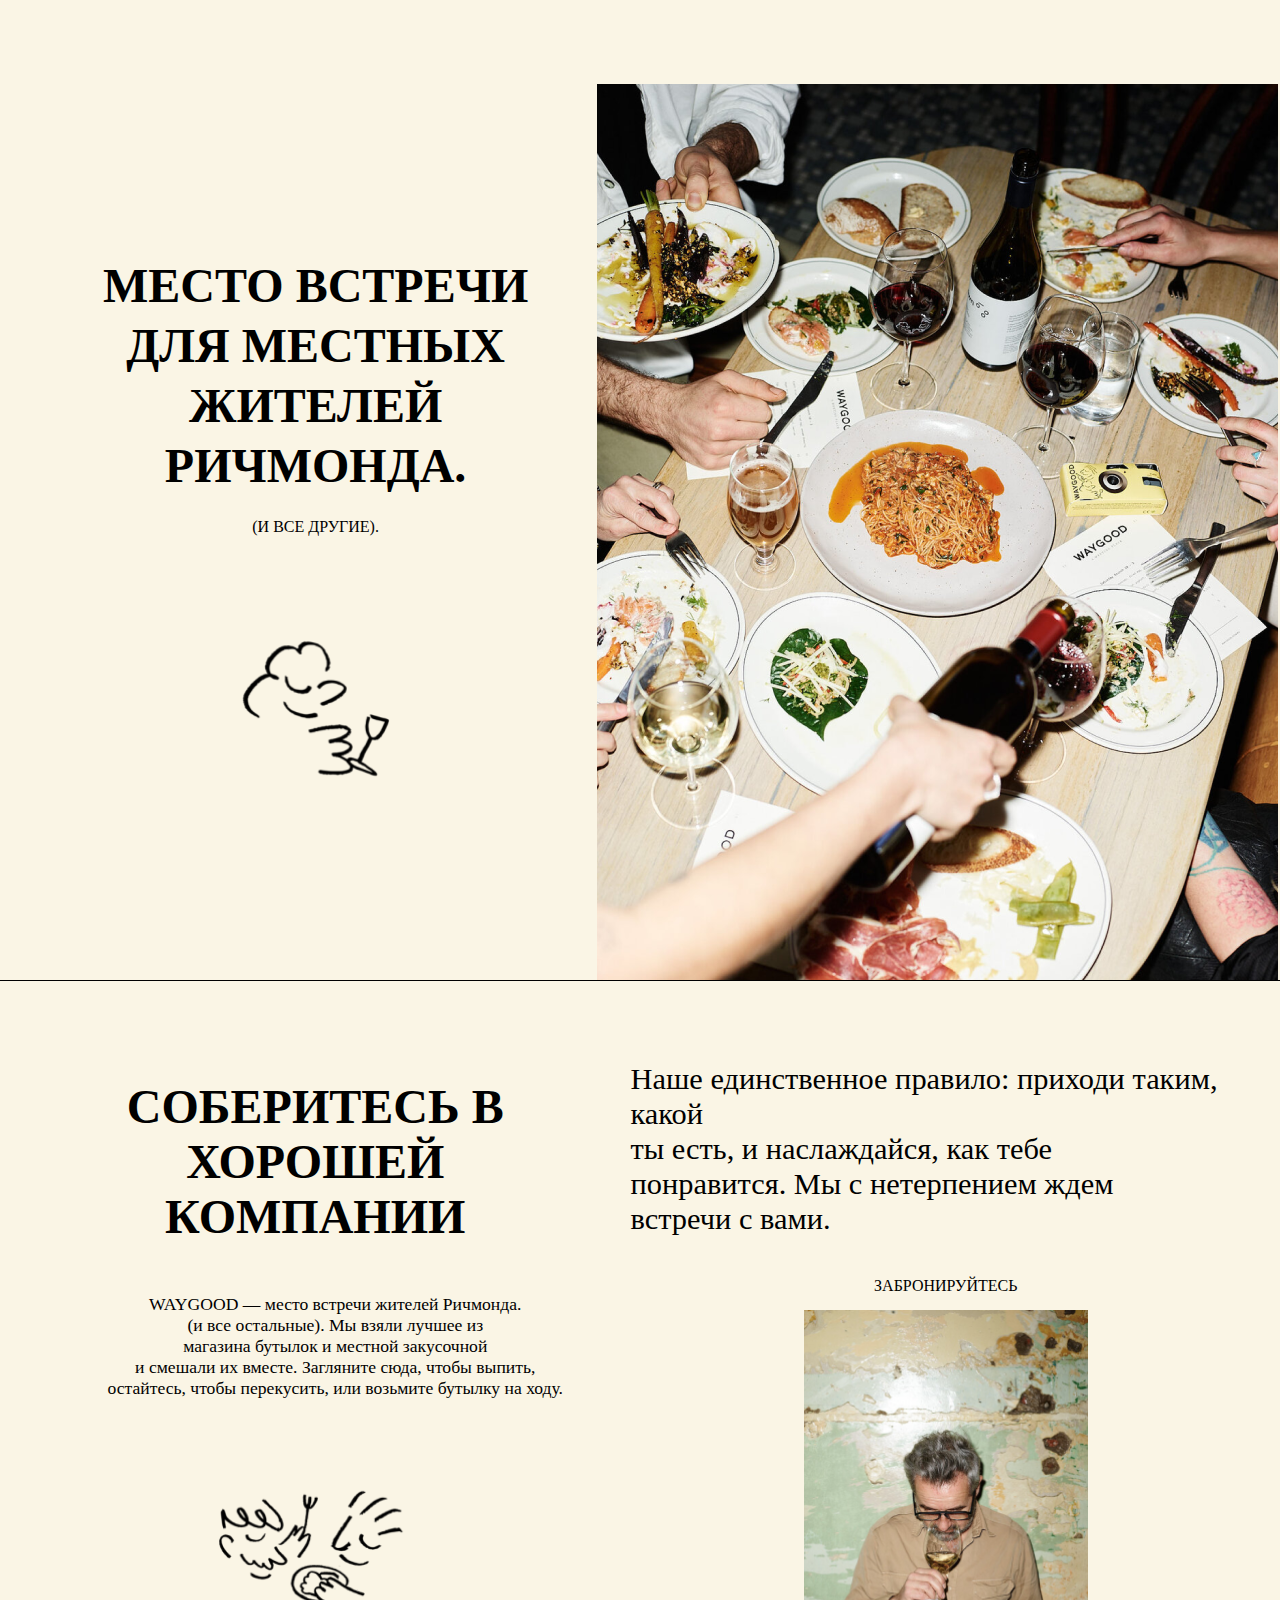
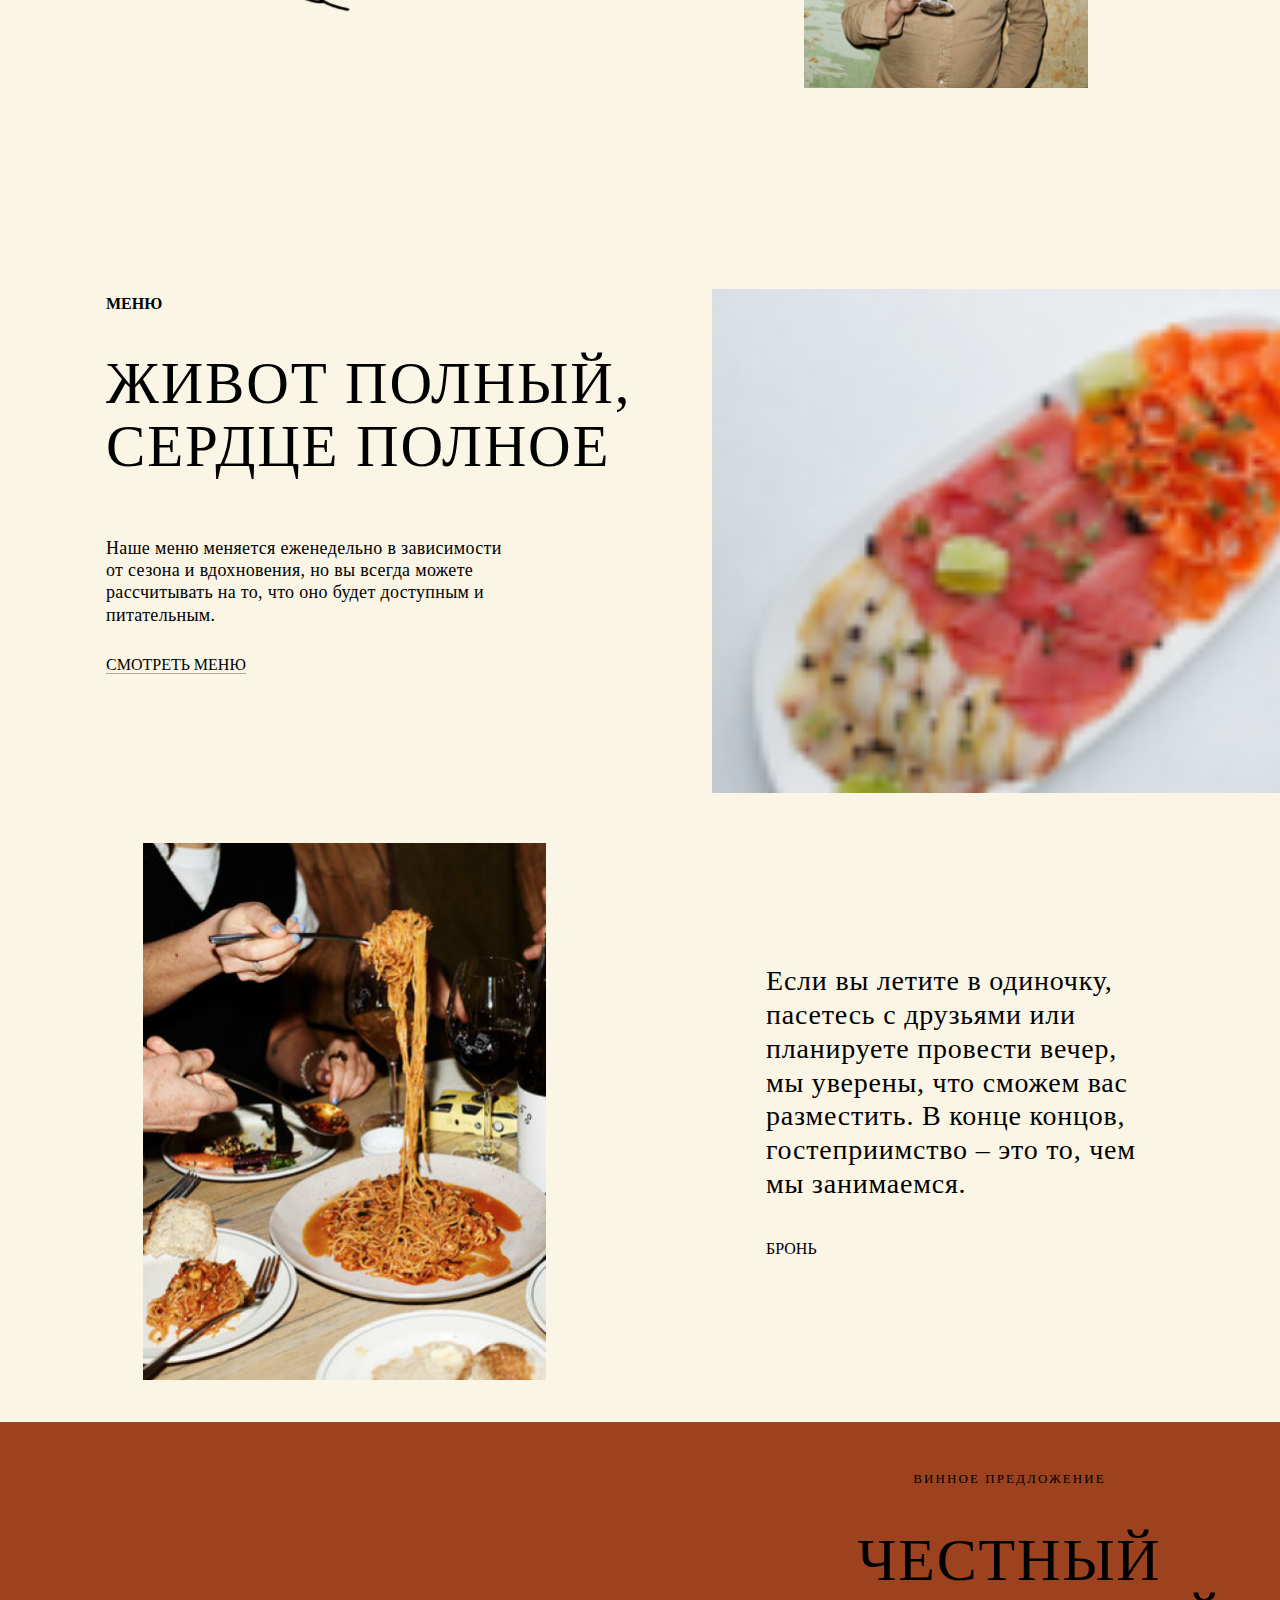
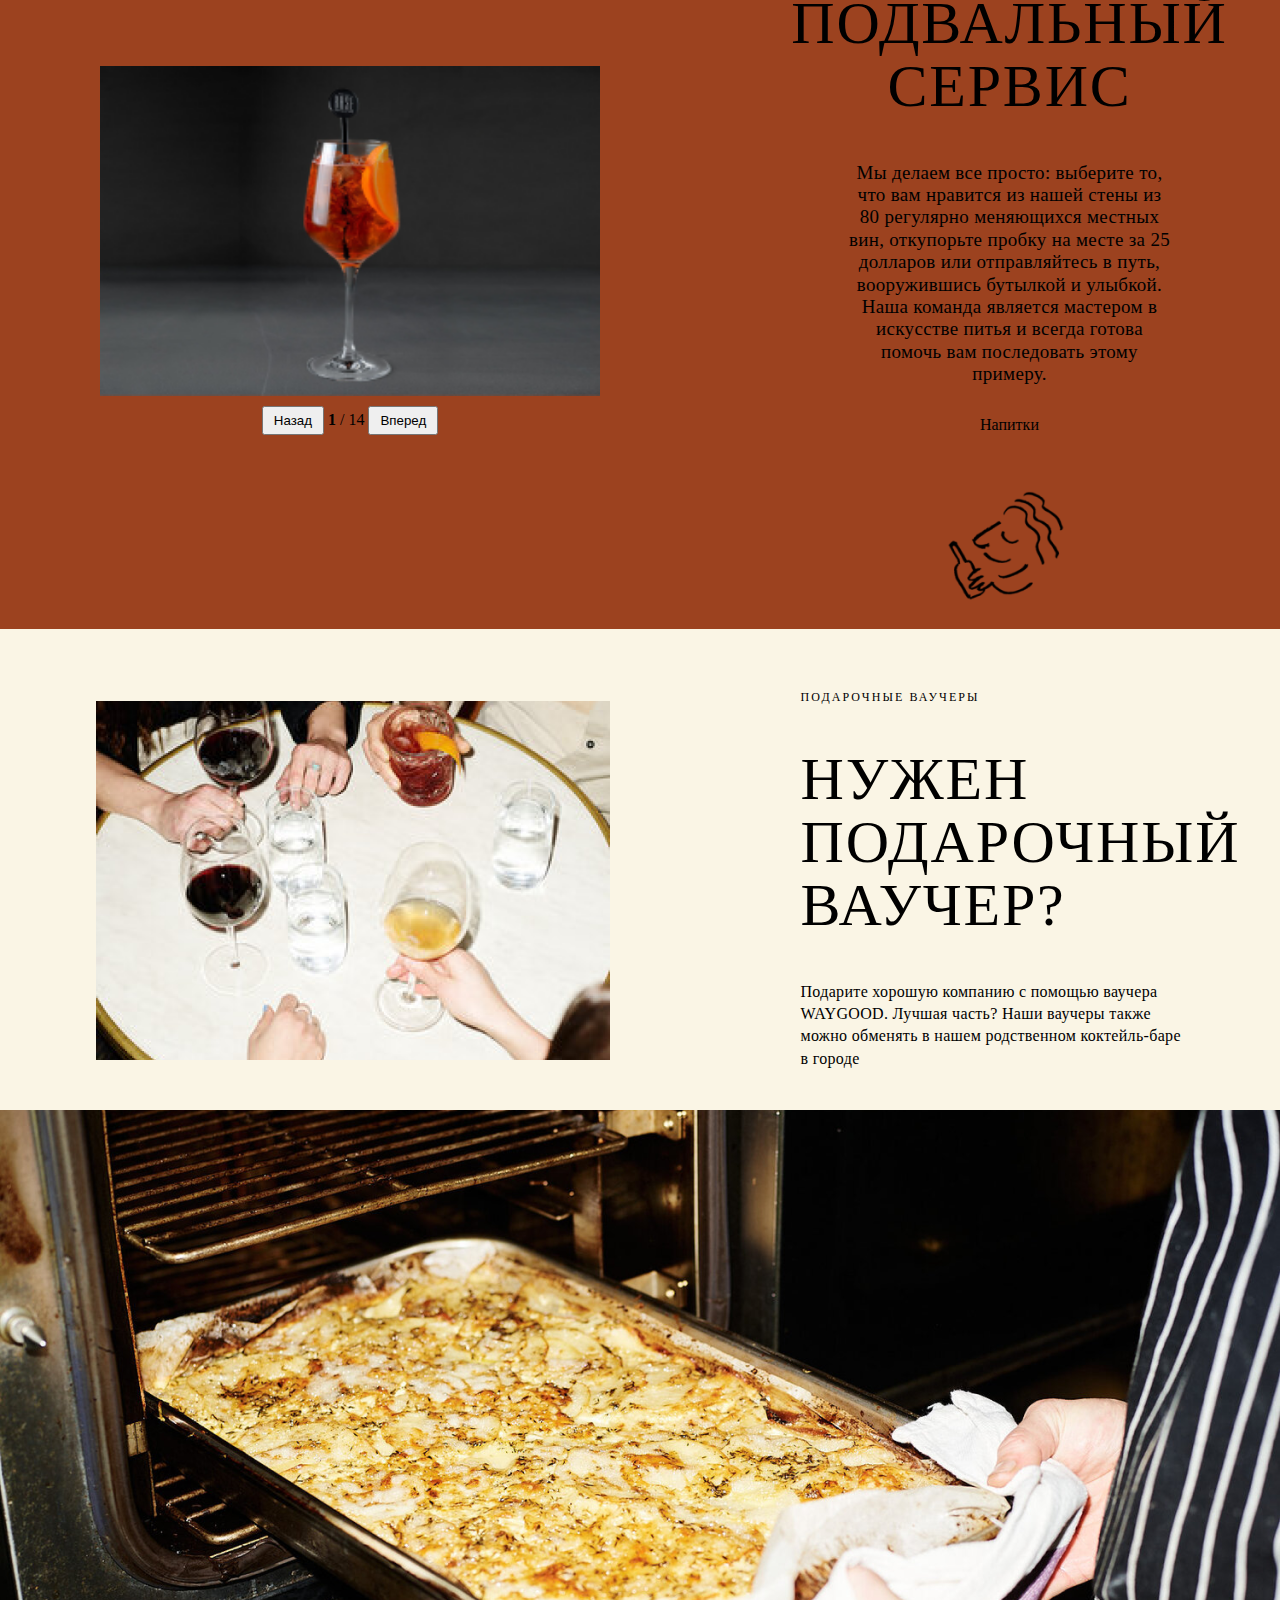
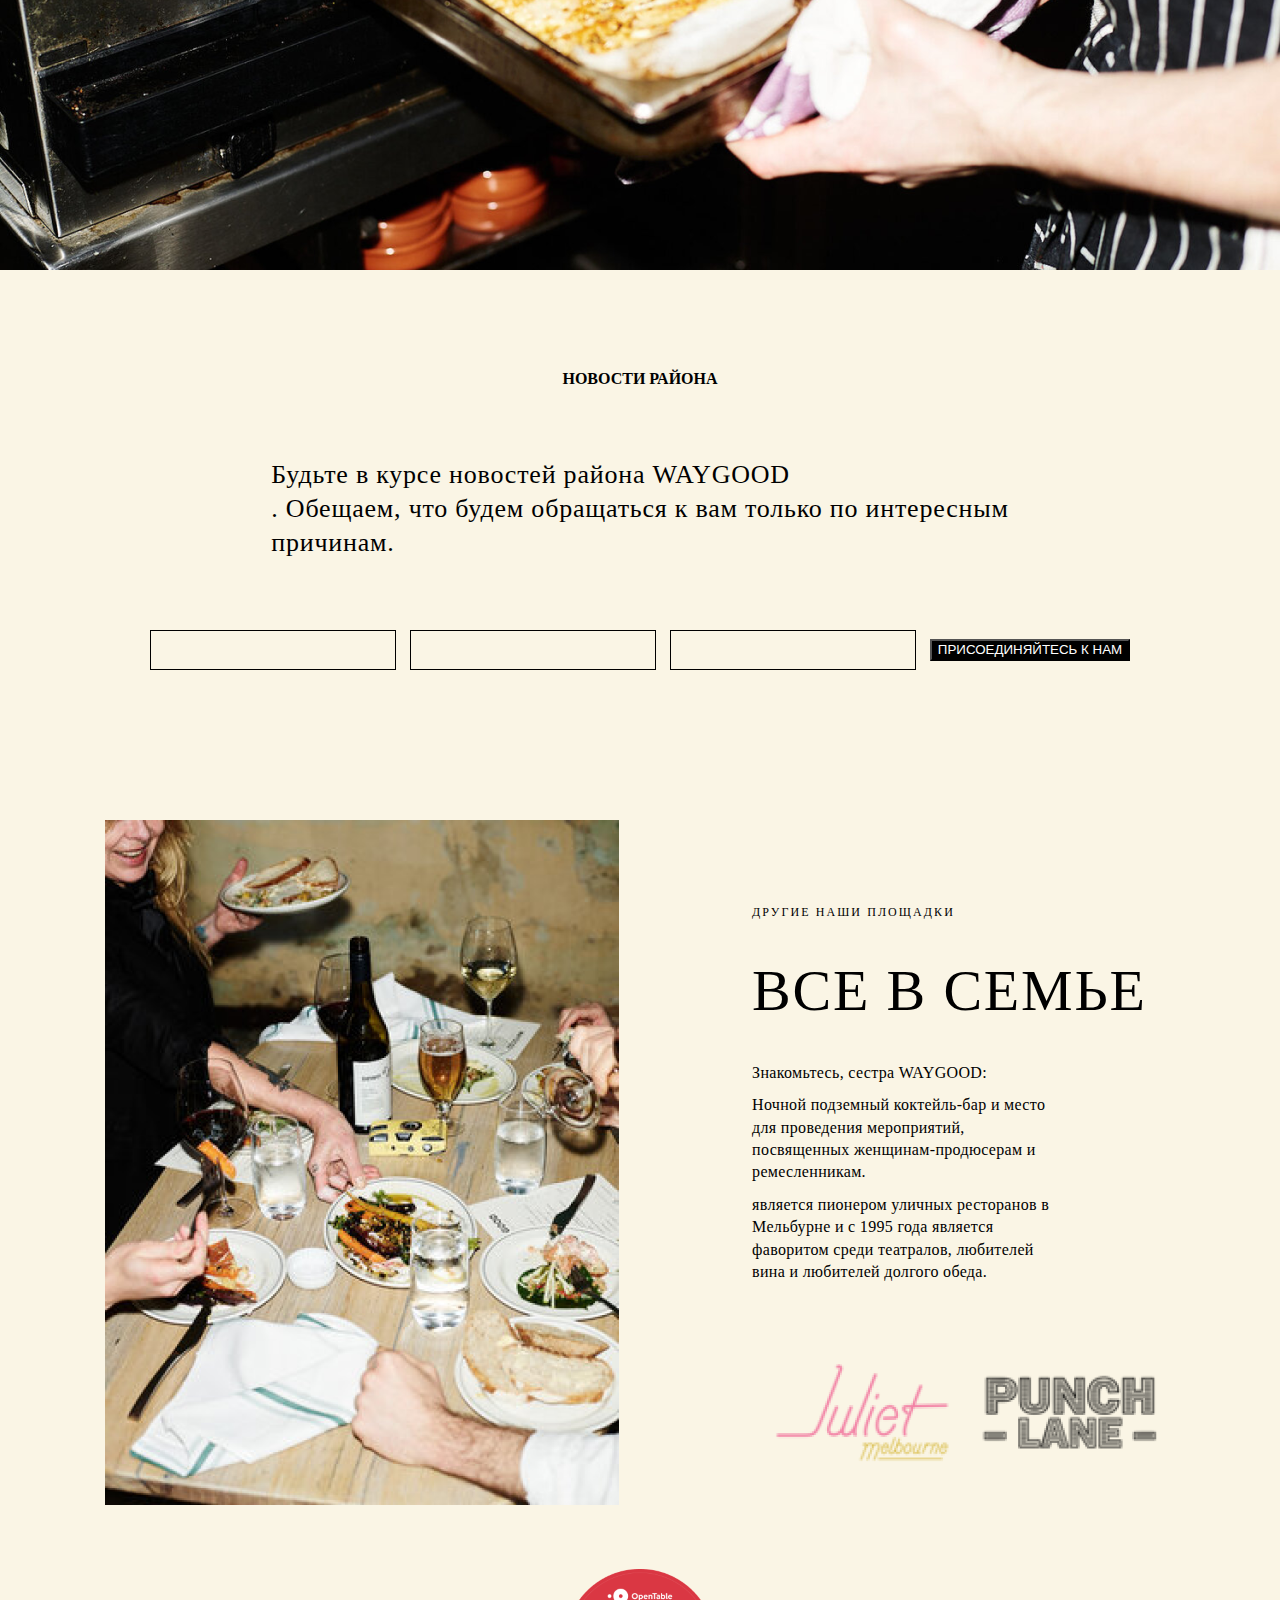
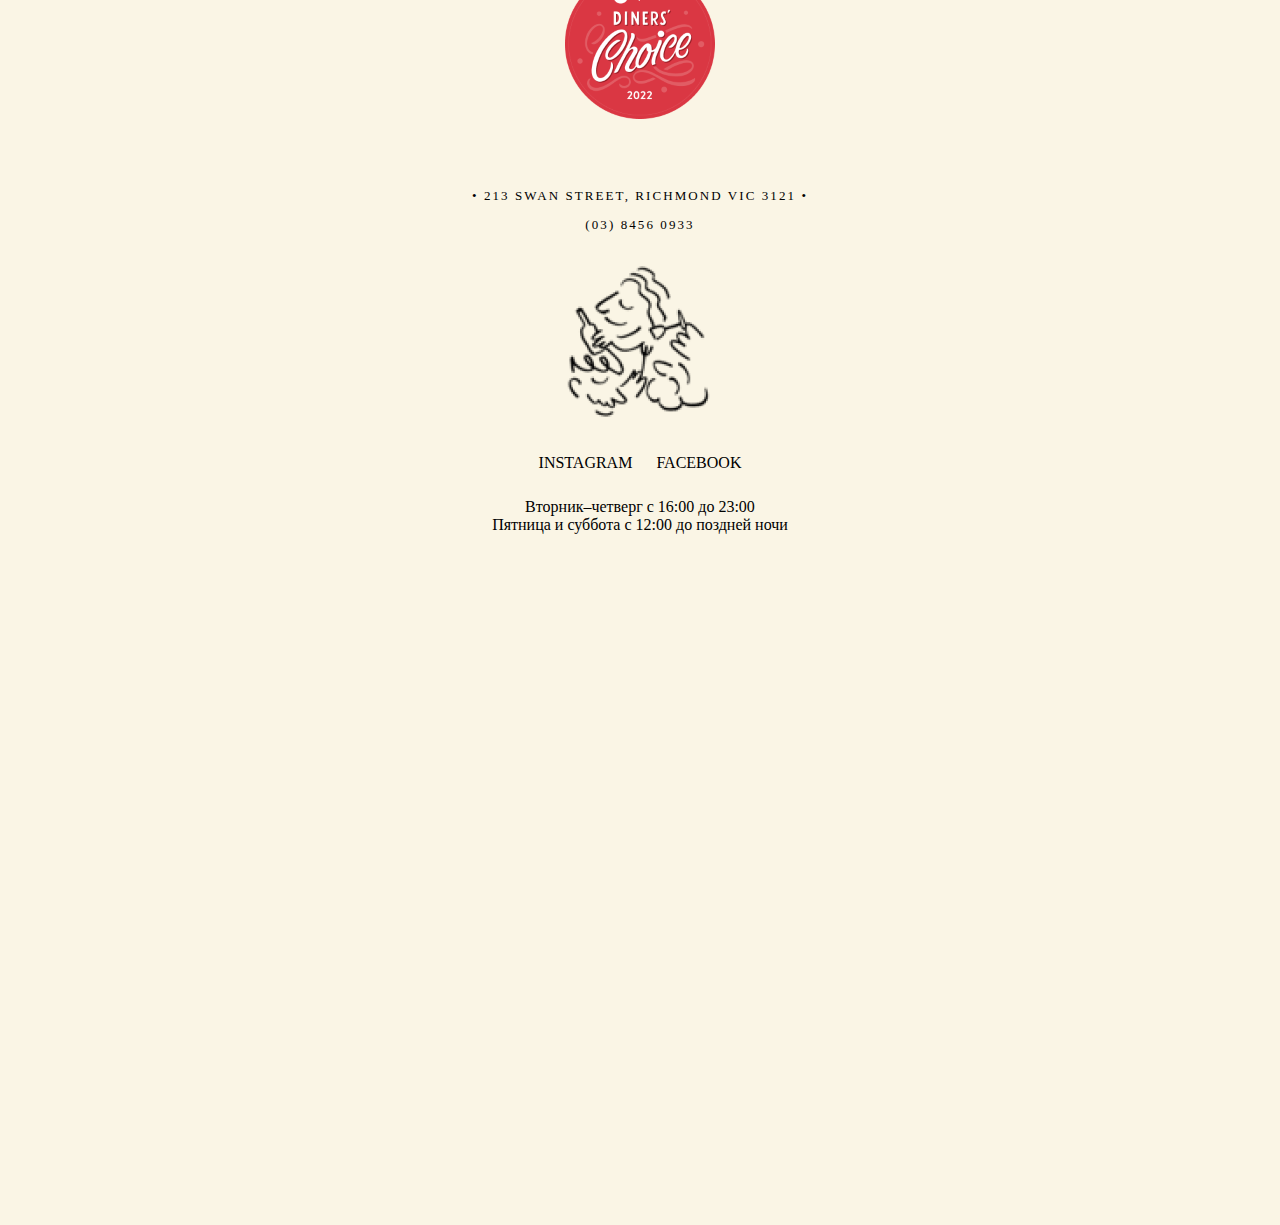
<file: index.html>
<!DOCTYPE html>
<html lang="en">
<head>
    <meta charset="UTF-8">
    <meta name="viewport" content="width=device-width, initial-scale=1.0">
    <title>WAYGOOD</title>
    <link rel="stylesheet" href="style.css">
    <script src="https://api-maps.yandex.ru/2.1/?lang=ru_RU" type="text/javascript"></script>
</head>
<body>
    <header>
        <h1>WAYGOOD</h1>
        <div class="burger-menu" id="burgerMenu">
            <span></span>
            <span></span>
            <span></span>
          </div>
          <div class="header-block1" id="headerBlock">
            <nav class="header-nav">
                <a href="#place" id="home"></a>
                <a href="#gheter" id="about"></a>
                <a href="#themenu" id="menu"></a>
                <a href="#honest" id="drinkmenu"></a>
                <a href="#diners" id="contact"></a>
                <a href="#neigh" id="vauncher"></a>
                <a href="#bookin" id="reserv"></a>
                <button id="languageButton" onclick="toggleLanguage()">English</button>
                <button id="themeButton" onclick="toggleTheme()">Переключить тему</button>
                <button class="block-sign" id="sign"></button>
                <button class="block-sign" id="aut"></button>
            </nav>
        </div>
    </header>
    <main>
        <div class="place" id="place">
            <div class="placetext">
                <div class="placete">
                    <h2 id="mesto"></h2>
                    <p id="ivse"></p>
                </div>
                <div class="placeimg">
                </div>
            </div>
            <div class="imgplaceimg">
                <div class="imgplace">
                </div>
            </div>
        </div>
        <div class="gheter" id="gheter">
            <div class="gheter_start">
                <div class="gheter_starttext">
                    <h2 id="greeting"></h2>
                    <p id="description"></p>
                </div>
                <div class="gheterimg">
                </div>
            </div>
            <div class="gheter_end">
                <div class="gheter_endtext">
                   <p id="nashe"></p>
                   <a href="reservation.html" id="bron"></a>
                </div>
                <div class="gheterendimg">
                </div>
            </div>
        </div>
        <div class="themenu" id="themenu">
            <div class="viewmenu">
                <div class="textview">
                    <div class="textinmenu">
                        <b id="menu"></b>
                        <h2 id="jivot"></h2>
                        <p id="nashemenu"></p>
                    </div>
                    <a class="vtm" href="menu.html" id="vievmenu"></a>
                </div>
                <div class="viewimg">
                    <img src="image/1pos.png" alt="Изображение">
                    <img src="image/2pos.png" alt="Изображение">
                    <img src="image/3pos.png" alt="Изображение">
                    <img src="image/4pos.png" alt="Изображение">
                    <img src="image/5pos.png" alt="Изображение">
                    <img src="image/6pos.png" alt="Изображение">
                    <img src="image/1possnacks.png" alt="Изображение">
                    <img src="image/2possnacks.png" alt="Изображение">
                    <img src="image/3possnacks.png" alt="Изображение">
                    <img src="image/4possnacks.png" alt="Изображение">
                    <img src="image/5possnacks.png" alt="Изображение">
                    <img src="image/6possnacks.png" alt="Изображение">
                    <img src="image/7possnacks.png" alt="Изображение">
                    <img src="image/8possnacks.png" alt="Изображение">
                    <img src="image/9possnacks.png" alt="Изображение">
                    <img src="image/10possnacks.png" alt="Изображение">
                    <img src="image/11possnacks.png" alt="Изображение">
                    <img src="image/12possnacks.png" alt="Изображение">                    <img src="image/6possnacks.png" alt="Изображение">
                    <img src="image/1poshot.png" alt="Изображение">
                    <img src="image/2poshot.png" alt="Изображение">
                    <img src="image/3poshot.png" alt="Изображение">
                    <img src="image/4poshot.png" alt="Изображение">
                    <img src="image/5poshot.png" alt="Изображение">
                    <img src="image/6poshot.png" alt="Изображение">
                    <img src="image/7poshot.png" alt="Изображение">
                    <img src="image/8poshot.png" alt="Изображение">
                    <img src="image/9poshot.png" alt="Изображение">
                    <img src="image/10poshot.png" alt="Изображение">
                    <img src="image/11poshot.png" alt="Изображение">
                </div>
            </div>
            <div class="bookin" id="bookin">
                <div class="bookimg">
                </div>
                <div class="textbookin">
                    <p id="esli"></p>
                    <a href="reservation.html" id="reservi"></a>
                </div>
            </div>
        </div>
        <div class="honest" id="honest">
            <div class="slider">
                <div class="slides-container"></div>
                <div class="pagination">
                  <button class="prev" id="back"></button>
                  <span class="current-slide">1</span> / <span class="total-slides">14</span>
                  <button class="next" id="noback"></button>
                </div>
              </div>
            <div class="texthonest">
                <div class="mintexthonest">
                    <b id="vino"></b>
                    <h2 id="real"></h2>
                    <p id="mi"></p>
                </div>
                <a href="drinklist.html" id="drinkmen"></a>
                <div class="bottomhonest">
                </div>
            </div>
        </div>
        <div class="need">
            <div class="needimg">
            </div>
            <div class="textneed">
                <b id="vaunchers"></b>
                <h2 id="nujen"></h2>
                <p id="gift"></p>
            </div>
        </div>
        <div class="blocklazanya">
            <div class="lazanya">
            </div>
        </div>
        <div class="neigh" id="neigh">
            <b id="news"></b>
            <p id="budte"></p>
            <div class="blocki">
                <div class="block">
                </div>
                <div class="block">
                </div>
                <div class="block">
                </div>
                <button class="blockbutton" id="join"></button>
            </div>
        </div>
        <div class="itsallin">
            <div class="itsallinimg">
            </div>
            <div class="elementsitsallin">
                <div class="textitsallin">
                    <b id="drugoe"></b>
                    <h2 id="vse"></h2>
                    <div class="textintext">
                        <p id="znak"></p>
                        <p id="noch"></p>
                        <p id="ja"></p>
                    </div>
                </div>
                <div class="julpun">
                    <div class="juliet">
                    </div>
                    <div class="punch">
                    </div>
                </div>
            </div>
        </div>
        <div class="diners" id="diners">
            <div class="elemdiners">
                <div class="choice">
                </div>
                <div class="textchoice">
                    <p>• 213 SWAN STREET, RICHMOND VIC 3121 •</p>
                    <p>(03) 8456 0933</p>
                </div>
            </div>
            <div class="textdiners">
                <div class="imgdiners">
                </div>
                <div class="rowtextindiners">
                    <p>INSTAGRAM</p>
                    <p>FACEBOOK</p>
                </div>
                <div class="textintextdiners">
                    <p id="vtornkib"></p>
                    <p id="pat"></p>
                </div>
            </div>
        </div>
        <div class="admin-only" style="display: none;">
            <h2>Admin Content</h2>
            <p>This content is only visible to admin users.</p>
          </div>
    </main>
    <div id="mapModal" class="modal">
        <div class="modal-content">
          <span class="close">&times;</span>
          <div id="map"></div>
        </div>
      </div>
    <footer>
        <div class="imgfooter">
        </div>
        <div class="textfooter">
            <div class="uptextfooter">
                <div class="contactus">
                    <h3 id="svjaz"></h3>
                    <div class="textcontactus">
                        <p id="chtob"></p>
                        <p id="dlya"></p>
                        <p id="tek"></p>
                        <a href="https://mail.google.com/mail/u/0/#inbox">VladNeckt@gmail.com</a>
                        <a href="tel:+375296081350" id="poz"></a>
                        <a href="https://github.com/DoniZefironi">github</a>
                        <a href="#" id="openkart"></a></li>
                    </div>
                </div>
                <div class="opening">
                    <h3 id="chas"></h3>
                    <div class="textopening">
                        <p id="vtornkib1"></p>
                        <p id="pat1"></p>
                    </div>
                </div>
                <div class="socials">
                    <h3 id="socialen"></h3>
                    <p>INSTAGRAM</p>
                    <p>FACEBOOK</p>
                </div>
            </div>
            <div class="downfooter">
                <p>© 2022 WAYGOOD</p>
                <p id="slova"></p>
                <p id="photo"></p>
                <p id="disain"></p>
            </div>
        </div>
    </footer>
</body>
<script src="script.js"></script>
<script src="slider.js"></script>
<script src="imgslider.js"></script>
<script src="burger.js"></script>
<script src="tema.js"></script>
<script src="map.js"></script>
<script src="scripts.js"></script>
<script src="transition.js"></script>
</html>
</file>
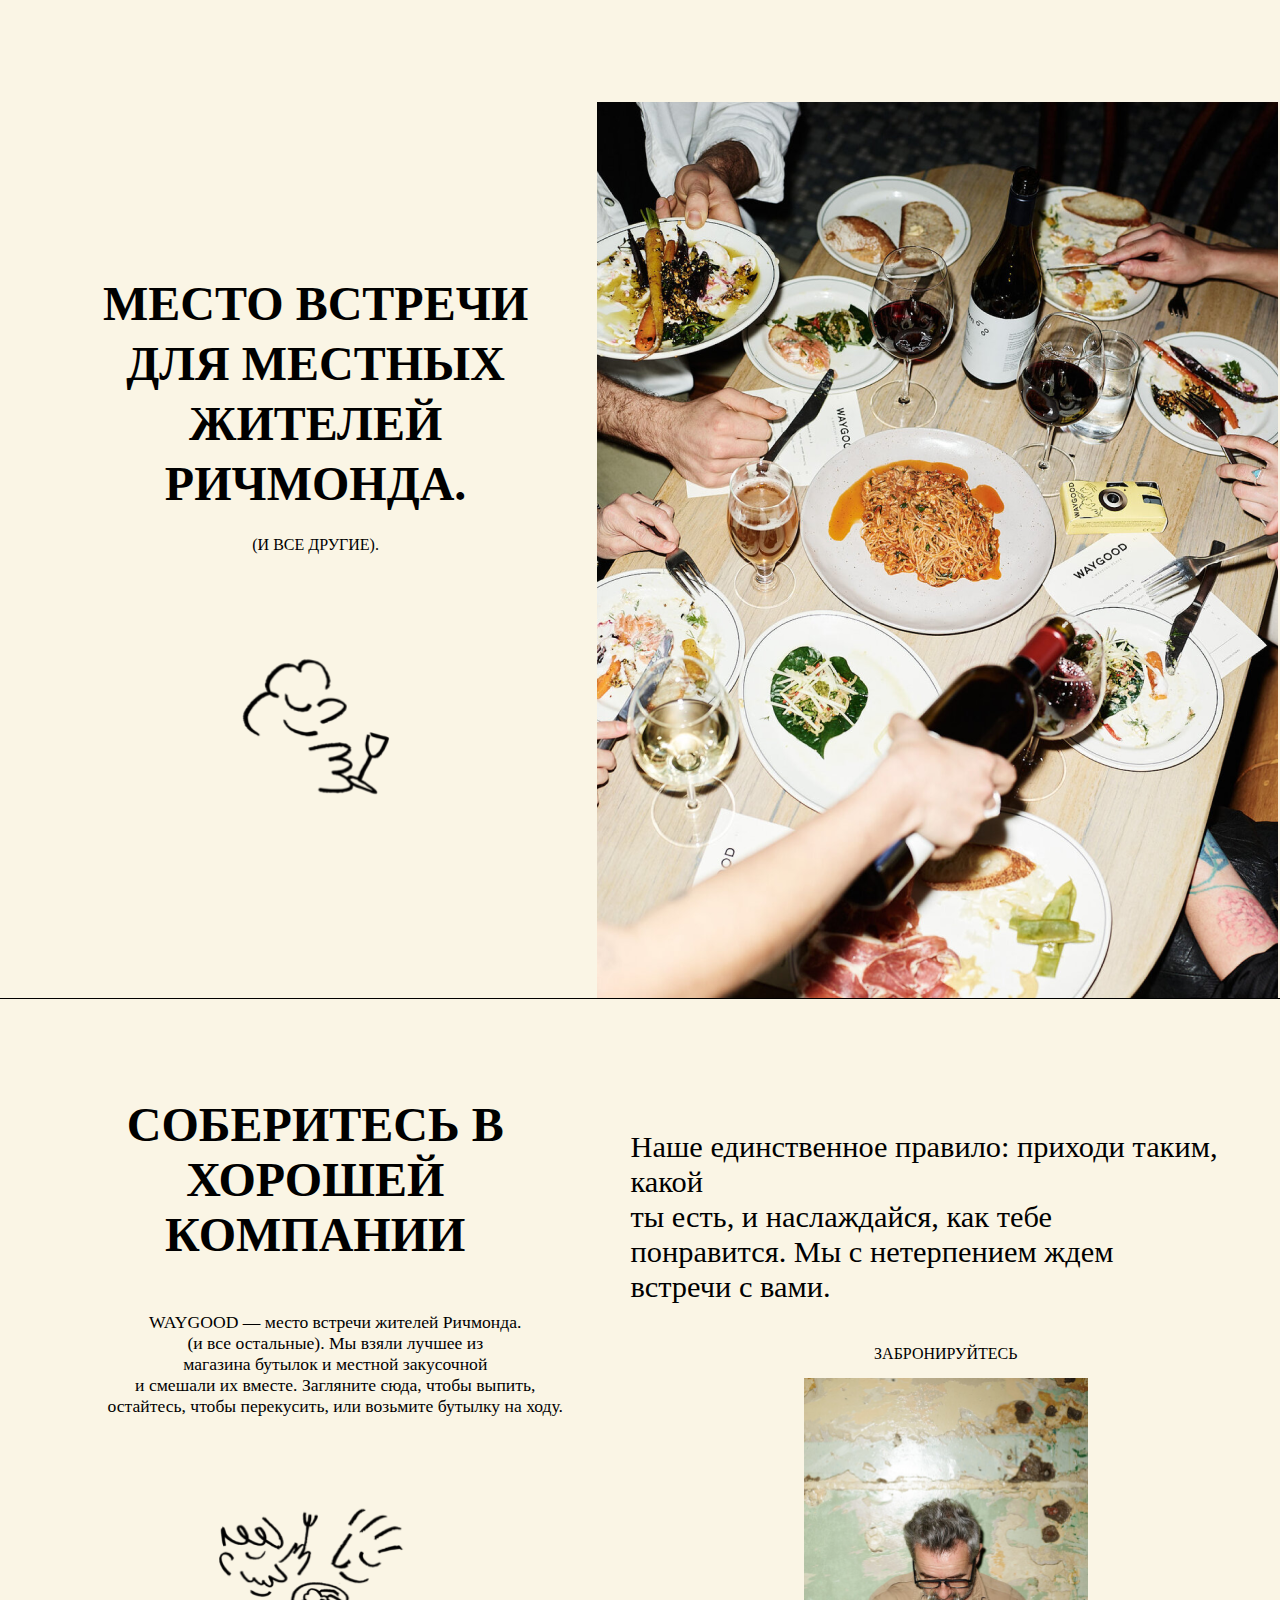
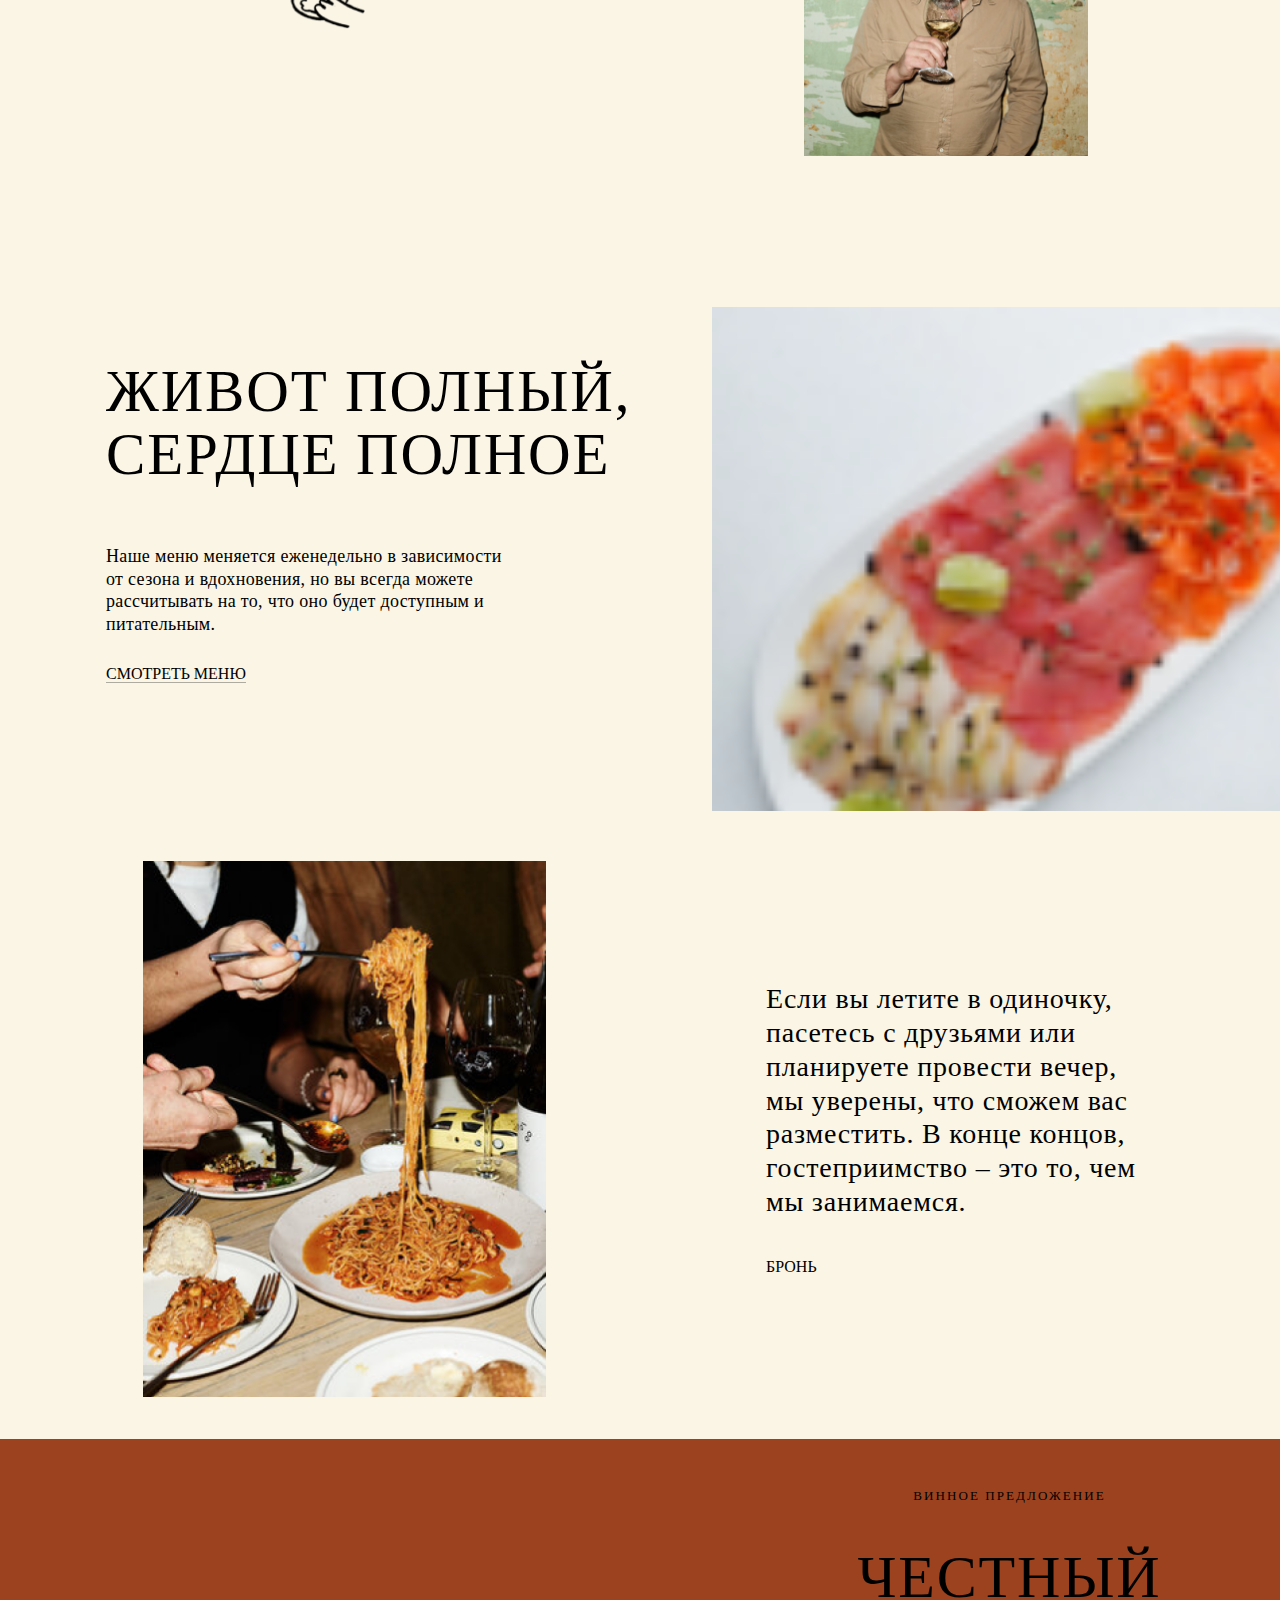
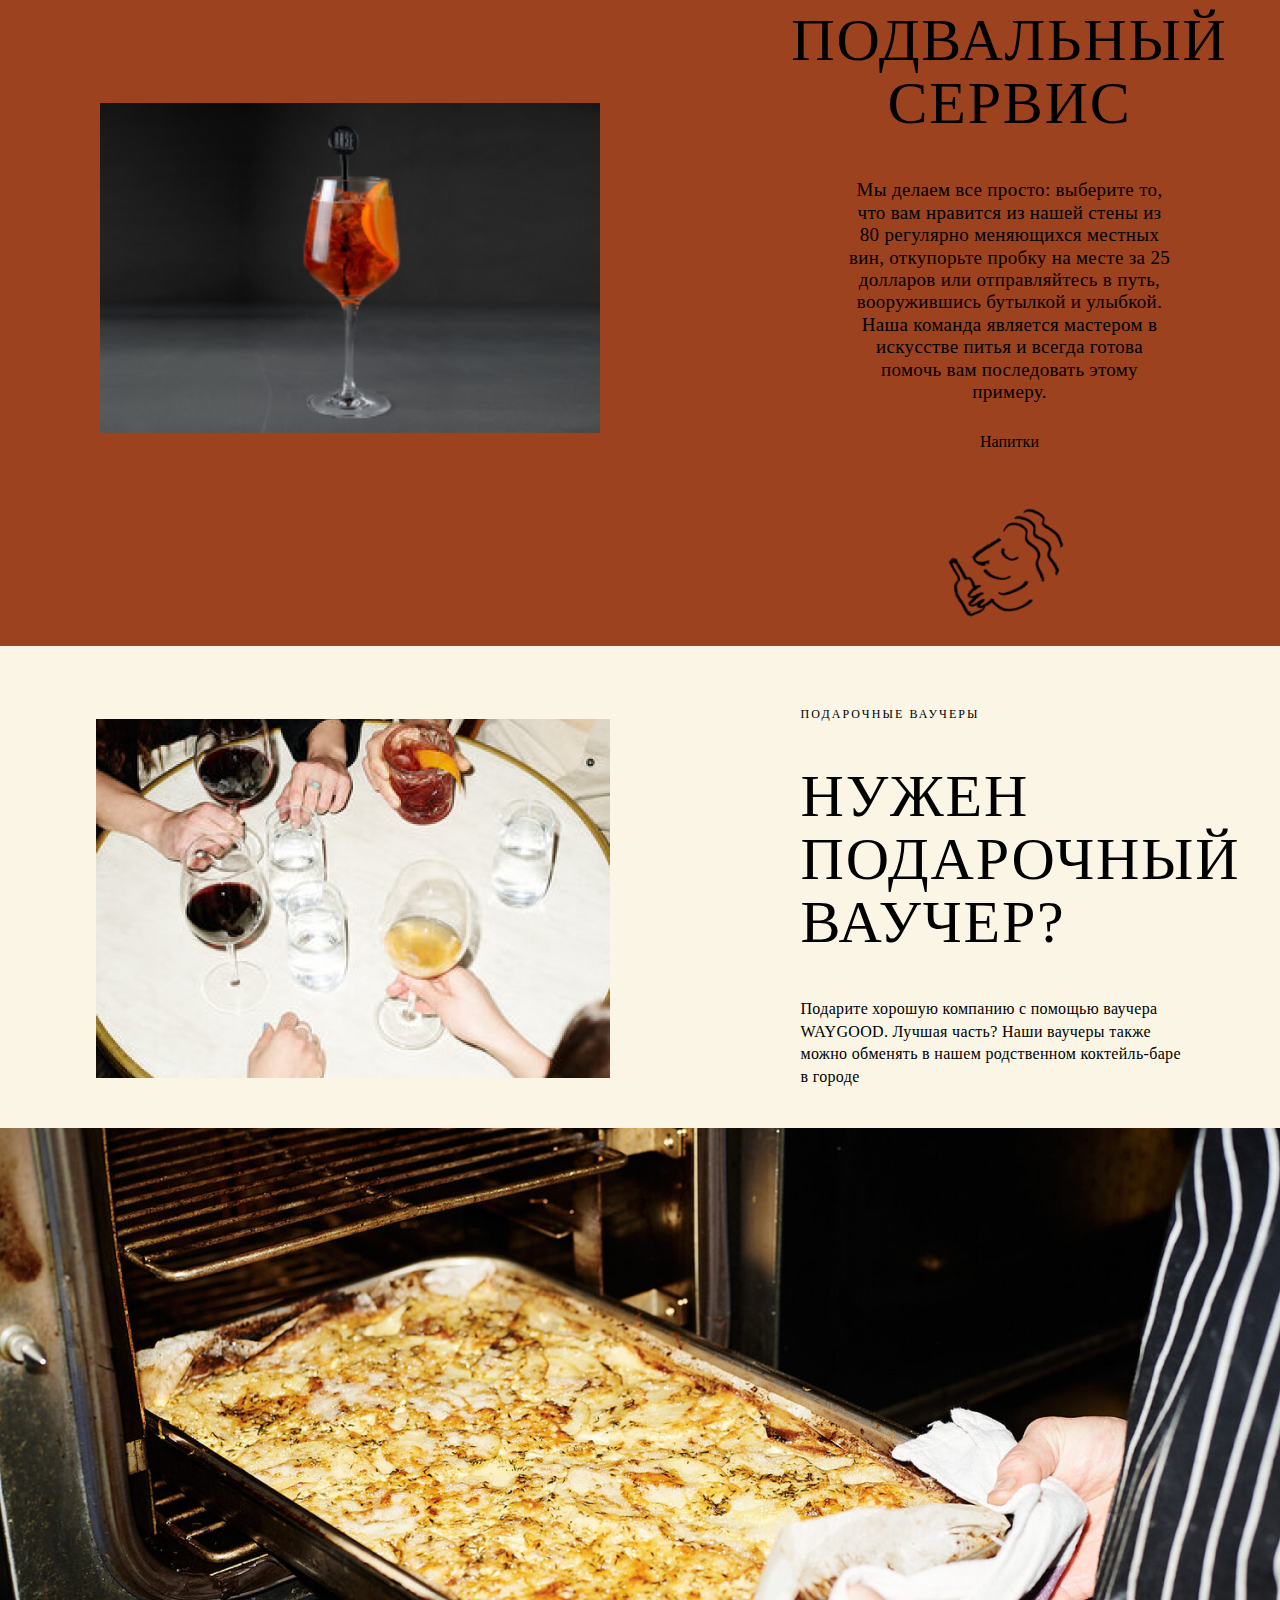
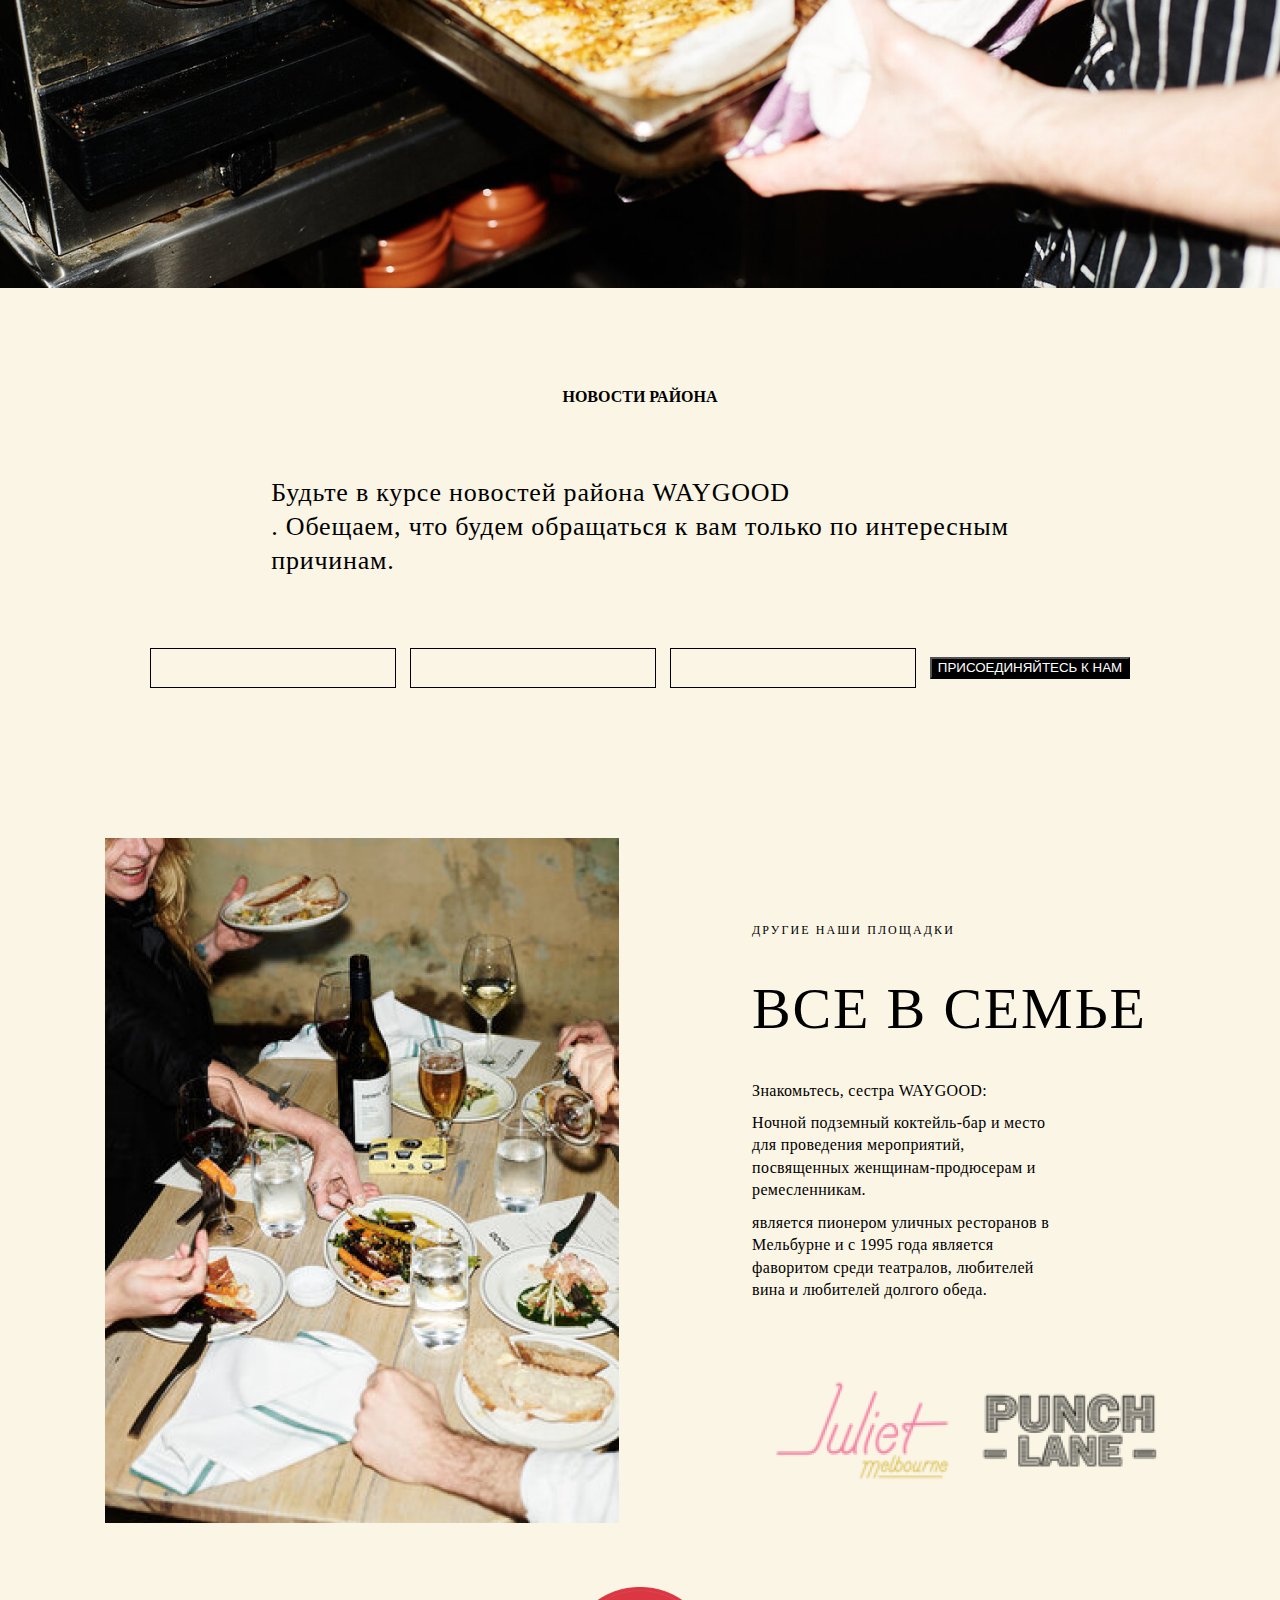
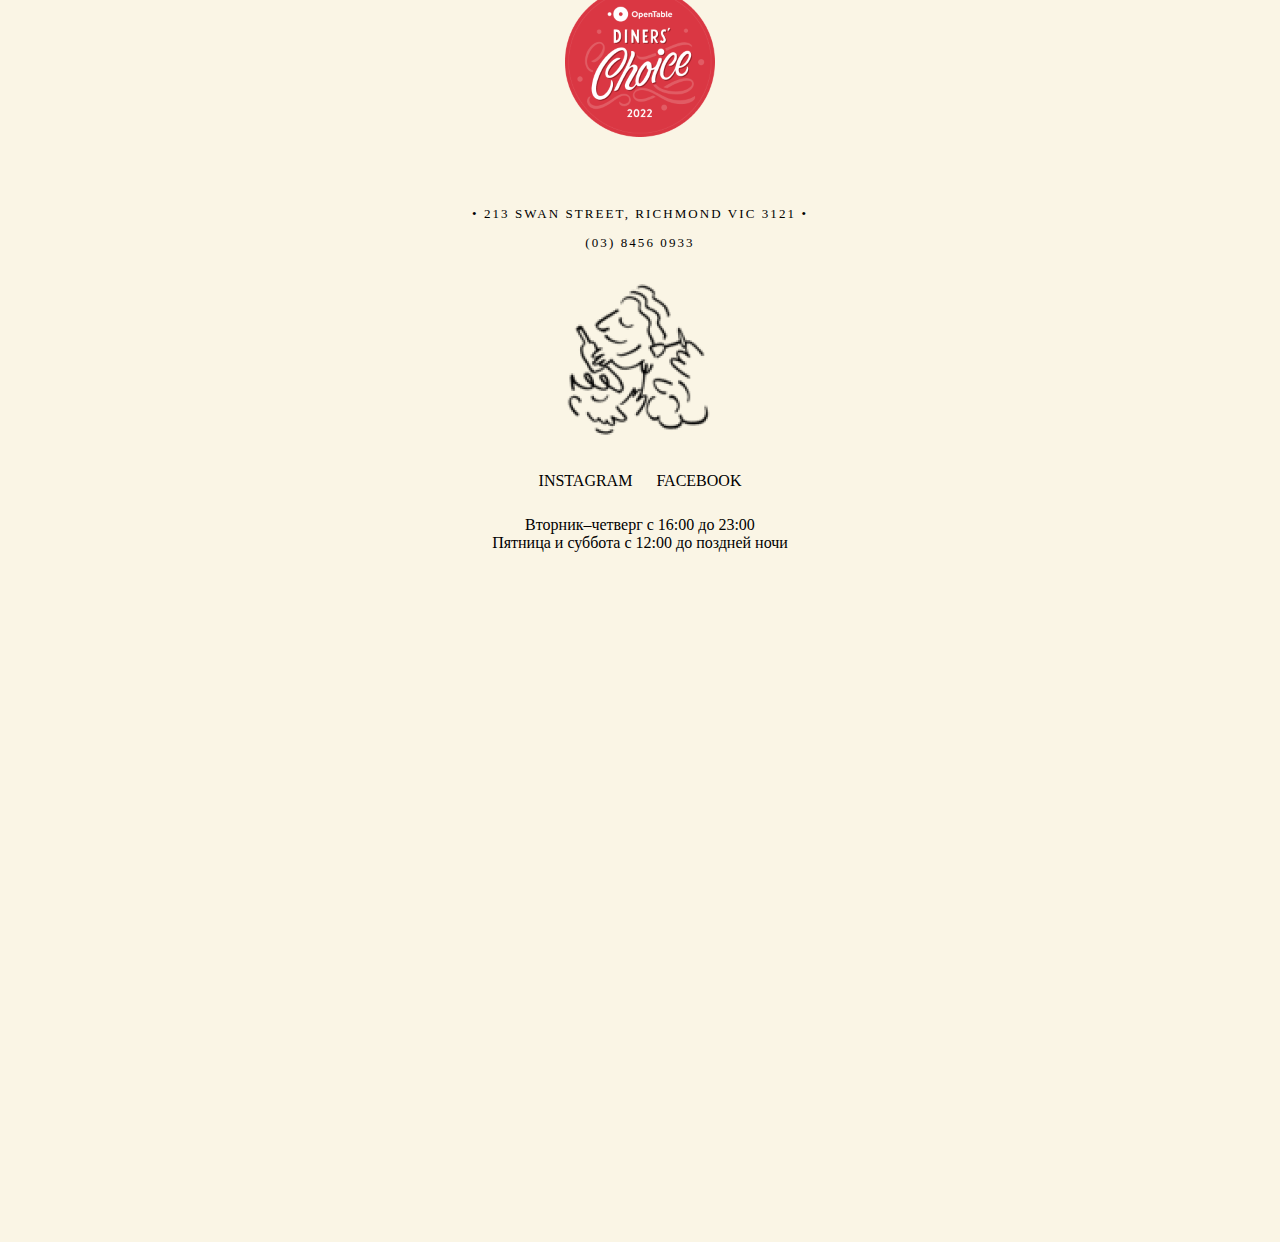
<file: glav/index.html>
<!DOCTYPE html>
<html lang="en">
<head>
    <meta charset="UTF-8">
    <meta name="viewport" content="width=device-width, initial-scale=1.0">
    <title>WAYGOOD</title>
    <link rel="stylesheet" href="style.css">
    <script src="https://api-maps.yandex.ru/2.1/?lang=ru_RU" type="text/javascript"></script>
</head>
<body>
    <header>
        <a class="ah1a" href="../glav/index.html">WAYGOOD</a>
        <div class="burger-menu" id="burgerMenu">
            <span></span>
            <span></span>
            <span></span>
          </div>
          <div class="header-block1" id="headerBlock">
            <nav class="header-nav">
                <a href="#place" id="home"></a>
                <a href="#gheter" id="about"></a>
                <a href="#themenu" id="menus"></a>
                <a href="#honest" id="drinkmenu"></a>
                <a href="#diners" id="contact"></a>
                <a href="#neigh" id="vauncher"></a>
                <a href="#bookin" id="reserv"></a>
                <button class="block-sign" id="languageButton" onclick="toggleLanguage()">English</button>
                <button class="block-sign" id="themeButton" onclick="toggleTheme()">Переключить тему</button>
                <button class="block-sign" id="sign"></button>
                <button class="block-sign" id="aut"></button>
                <span id="usernameDisplay" style="display: none;"></span>
                <button class="block-sign" id="logout" style="display: none;">Logout</button>
            </nav>
        </div>
    </header>
    <main>
        <div class="place" id="place">
            <div class="placetext">
                <div class="placete">
                    <h2 id="mesto"></h2>
                    <p id="ivse"></p>
                </div>
                <div class="placeimg">
                </div>
            </div>
            <div class="imgplaceimg">
                <div class="imgplace">
                </div>
            </div>
        </div>
        <div class="gheter" id="gheter">
            <div class="gheter_start">
                <div class="gheter_starttext">
                    <h2 id="greeting"></h2>
                    <p id="description"></p>
                </div>
                <div class="gheterimg">
                </div>
            </div>
            <div class="gheter_end">
                <div class="gheter_endtext">
                   <p id="nashe"></p>
                   <a href="../reservation/reservation.html" id="bron"></a>
                </div>
                <div class="gheterendimg">
                </div>
            </div>
        </div>
        <div class="themenu" id="themenu">
            <div class="viewmenu">
                <div class="textview">
                    <div class="textinmenu">
                        <b id="menu"></b>
                        <h2 id="jivot"></h2>
                        <p id="nashemenu"></p>
                    </div>
                    <a class="vtm" href="../menu/menu.html" id="vievmenu"></a>
                </div>
                <div class="viewimg">
                    <img src="../general/image/1pos.png" alt="Изображение">
                    <img src="../general/image/2pos.png" alt="Изображение">
                    <img src="../general/image/3pos.png" alt="Изображение">
                    <img src="../general/image/4pos.png" alt="Изображение">
                    <img src="../general/image/5pos.png" alt="Изображение">
                    <img src="../general/image/6pos.png" alt="Изображение">
                    <img src="../general/image/1possnacks.png" alt="Изображение">
                    <img src="../general/image/2possnacks.png" alt="Изображение">
                    <img src="../general/image/3possnacks.png" alt="Изображение">
                    <img src="../general/image/4possnacks.png" alt="Изображение">
                    <img src="../general/image/5possnacks.png" alt="Изображение">
                    <img src="../general/image/6possnacks.png" alt="Изображение">
                    <img src="../general/image/7possnacks.png" alt="Изображение">
                    <img src="../general/image/8possnacks.png" alt="Изображение">
                    <img src="../general/image/9possnacks.png" alt="Изображение">
                    <img src="../general/image/10possnacks.png" alt="Изображение">
                    <img src="../general/image/11possnacks.png" alt="Изображение">
                    <img src="../general/image/12possnacks.png" alt="Изображение">                    
                    <img src="../general/image/1poshot.png" alt="Изображение">
                    <img src="../general/image/2poshot.png" alt="Изображение">
                    <img src="../general/image/3poshot.png" alt="Изображение">
                    <img src="../general/image/4poshot.png" alt="Изображение">
                    <img src="../general/image/5poshot.png" alt="Изображение">
                    <img src="../general/image/6poshot.png" alt="Изображение">
                    <img src="../general/image/7poshot.png" alt="Изображение">
                    <img src="../general/image/8poshot.png" alt="Изображение">
                    <img src="../general/image/9poshot.png" alt="Изображение">
                    <img src="../general/image/10poshot.png" alt="Изображение">
                    <img src="../general/image/11poshot.png" alt="Изображение">
                </div>
            </div>
            <div class="bookin" id="bookin">
                <div class="bookimg">
                </div>
                <div class="textbookin">
                    <p id="esli"></p>
                    <a href="../reservation/reservation.html" id="reservi"></a>
                </div>
            </div>
        </div>
        <div class="honest" id="honest">
            <div class="slider">
                <div class="slides-container"></div>
                <div class="pagination user-only" style="display: none;">
                  <button class="prev" id="back"></button>
                  <span class="current-slide">1</span> / <span class="total-slides">14</span>
                  <button class="next" id="noback"></button>
                </div>
              </div>
            <div class="texthonest">
                <div class="mintexthonest">
                    <b id="vino"></b>
                    <h2 id="real"></h2>
                    <p id="mi"></p>
                </div>
                <a href="../drinklist/drinklist.html" id="drinkmen"></a>
                <div class="bottomhonest">
                </div>
            </div>
        </div>
        <div class="need">
            <div class="needimg">
            </div>
            <div class="textneed">
                <b id="vaunchers"></b>
                <h2 id="nujen"></h2>
                <p id="gift"></p>
            </div>
        </div>
        <div class="blocklazanya">
            <div class="lazanya">
            </div>
        </div>
        <div class="neigh" id="neigh">
            <b id="news"></b>
            <p id="budte"></p>
            <div class="blocki">
                <div class="block">
                </div>
                <div class="block">
                </div>
                <div class="block">
                </div>
                <button class="blockbutton" id="join"></button>
            </div>
        </div>
        <div class="itsallin">
            <div class="itsallinimg">
            </div>
            <div class="elementsitsallin">
                <div class="textitsallin">
                    <b id="drugoe"></b>
                    <h2 id="vse"></h2>
                    <div class="textintext">
                        <p id="znak"></p>
                        <p id="noch"></p>
                        <p id="ja"></p>
                    </div>
                </div>
                <div class="julpun">
                    <div class="juliet">
                    </div>
                    <div class="punch">
                    </div>
                </div>
            </div>
        </div>
        <div class="diners" id="diners">
            <div class="elemdiners">
                <div class="choice">
                </div>
                <div class="textchoice">
                    <p>• 213 SWAN STREET, RICHMOND VIC 3121 •</p>
                    <p>(03) 8456 0933</p>
                </div>
            </div>
            <div class="textdiners">
                <div class="imgdiners">
                </div>
                <div class="rowtextindiners">
                    <p>INSTAGRAM</p>
                    <p>FACEBOOK</p>
                </div>
                <div class="textintextdiners">
                    <p id="vtornkib"></p>
                    <p id="pat"></p>
                </div>
            </div>
        </div>
        <div class="admin-only" style="display: none;">
            <h2>Admin Content</h2>
            <p>This content is only visible to admin users.</p>
          </div>
    </main>
    <div id="mapModal" class="modal">
        <div class="modal-content">
          <span class="close">&times;</span>
          <div id="map"></div>
        </div>
      </div>
    <footer>
        <div class="imgfooter">
        </div>
        <div class="textfooter">
            <div class="uptextfooter">
                <div class="contactus">
                    <h3 id="svjaz"></h3>
                    <div class="textcontactus">
                        <p id="chtob"></p>
                        <p id="dlya"></p>
                        <p id="tek"></p>
                        <a href="https://mail.google.com/mail/u/0/#inbox">VladNeckt@gmail.com</a>
                        <a href="tel:+375296081350" id="poz"></a>
                        <a href="https://github.com/DoniZefironi">github</a>
                        <a href="#" id="openkart"></a>
                    </div>
                </div>
                <div class="opening">
                    <h3 id="chas"></h3>
                    <div class="textopening">
                        <p id="vtornkib1"></p>
                        <p id="pat1"></p>
                    </div>
                </div>
                <div class="socials">
                    <h3 id="socialen"></h3>
                    <p>INSTAGRAM</p>
                    <p>FACEBOOK</p>
                </div>
            </div>
            <div class="downfooter">
                <p>© 2022 WAYGOOD</p>
                <p id="slova"></p>
                <p id="photo"></p>
                <p id="disain"></p>
            </div>
        </div>
    </footer>
    <script src="scripto.js"></script>
<script src="slider.js"></script>
<script src="imgslider.js"></script>
<script src="../general/burger.js"></script>
<script src="tema.js"></script>
<script src="map.js"></script>
<script src="../general/scripts.js"></script>
<script src="../general/transition.js"></script>
</body>
</html>
</file>
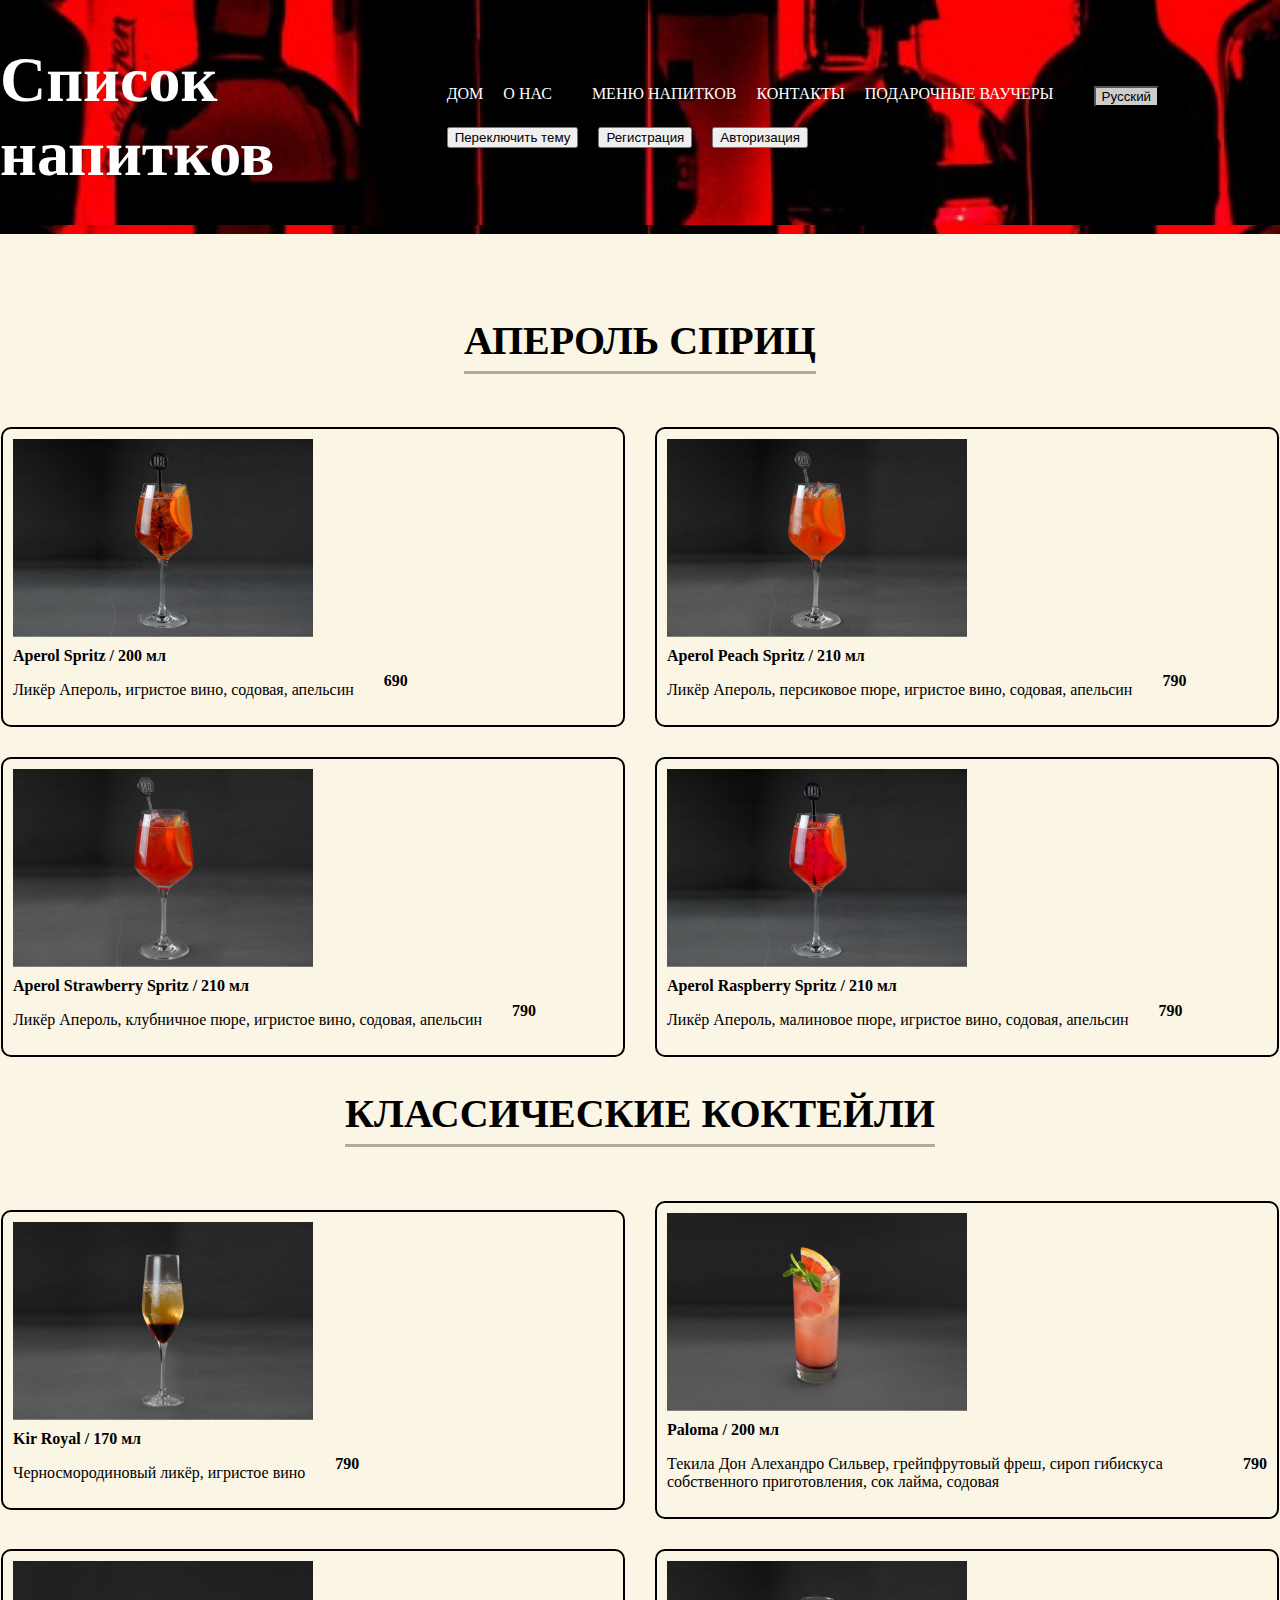
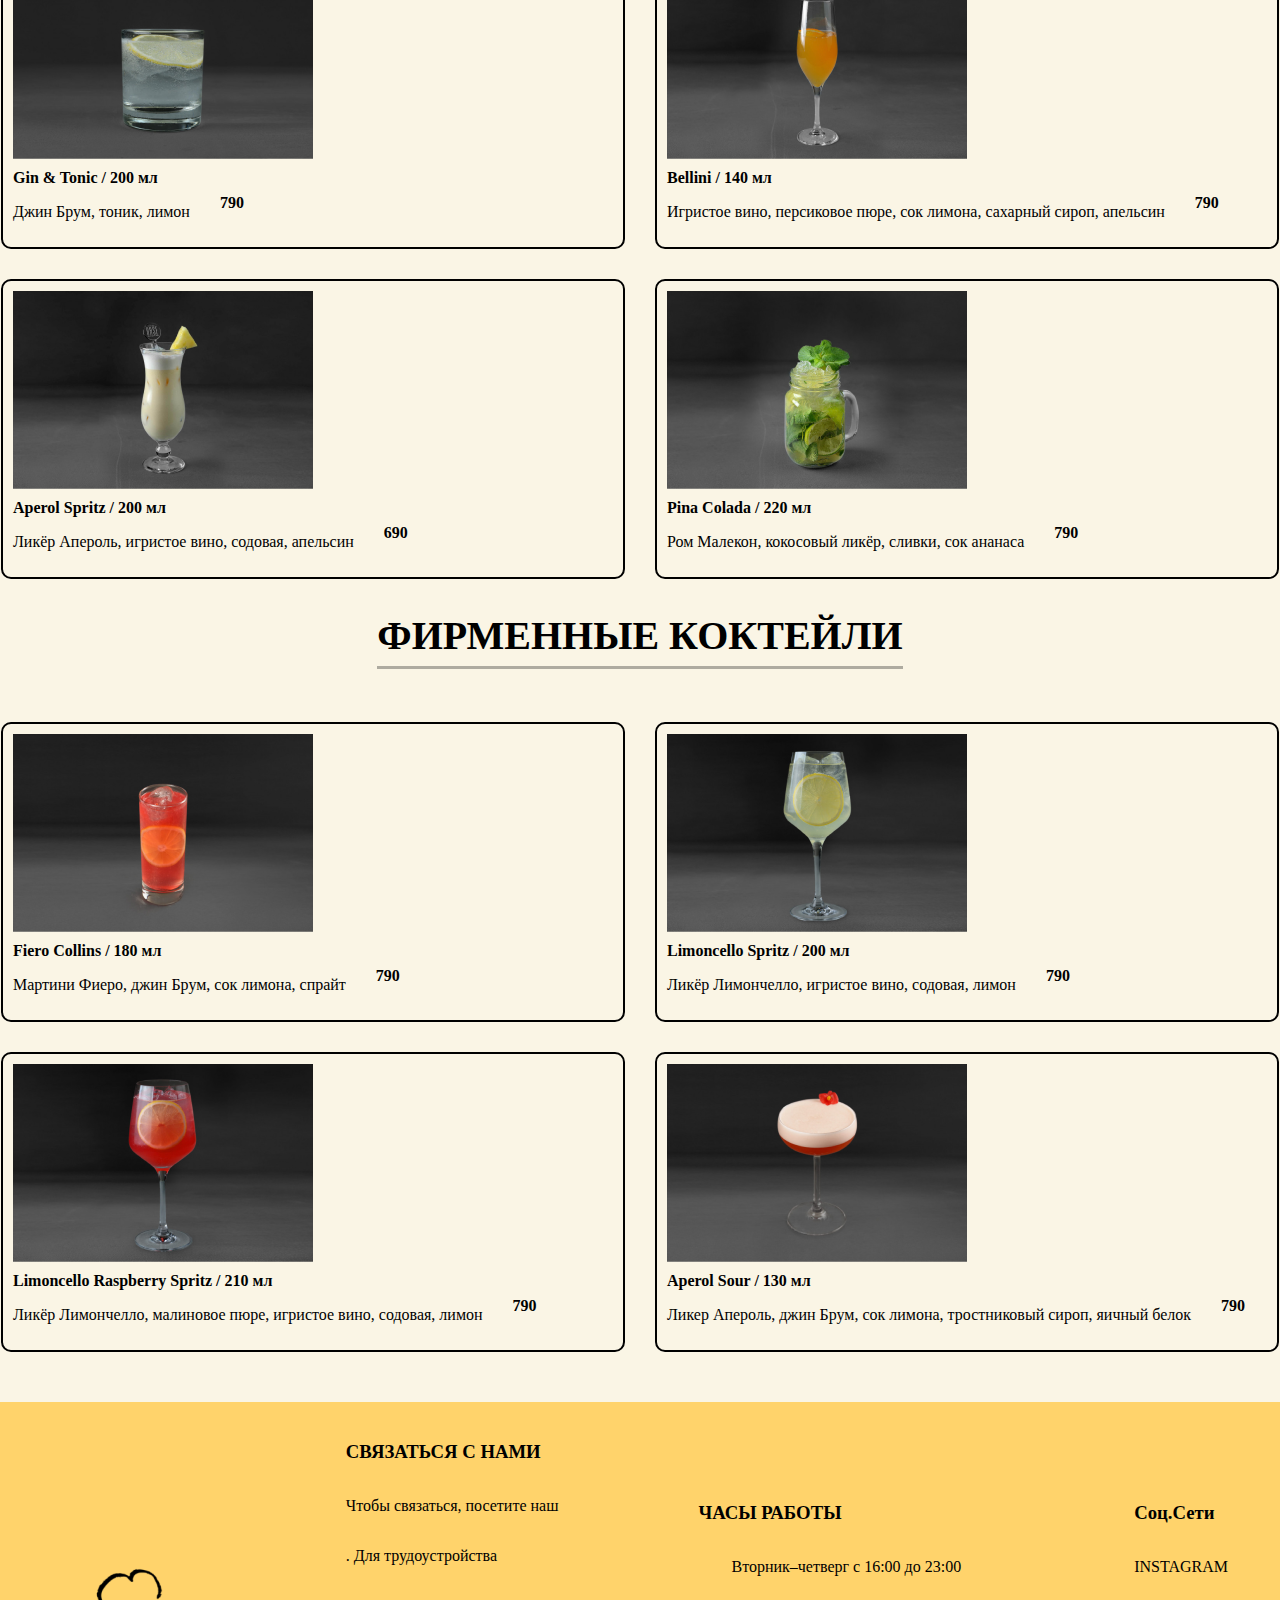
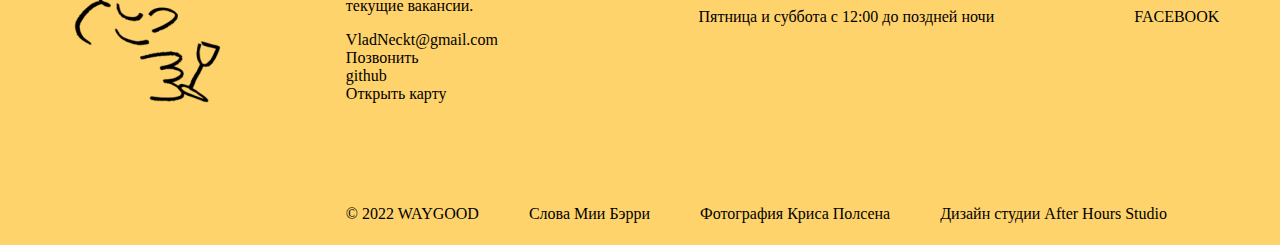
<file: drinklist.html>
<!DOCTYPE html>
<html lang="en">
<head>
    <meta charset="UTF-8">
    <meta name="viewport" content="width=device-width, initial-scale=1.0">
    <title>DrinkList</title>
    <link rel="stylesheet" href="styledrink.css">
</head>
<body>
    <header>
        <h1 id="listdring"></h1>
        <div class="burger-menu" id="burgerMenu">
            <span></span>
            <span></span>
            <span></span>
          </div>
          <div class="header-block1" id="headerBlock">
            <nav class="header-nav">
                <a href="#place" id="home"></a>
                <a href="#gheter" id="about"></a>
                <a href="#themenu" id="menu"></a>
                <a href="#honest" id="drinkmenu"></a>
                <a href="#diners" id="contact"></a>
                <a href="#neigh" id="vauncher"></a>
                <a href="#bookin" id="reserv"></a>
                <button id="languageButton" onclick="toggleLanguage()">English</button>
                <button id="themeButton" onclick="toggleTheme()">Переключить тему</button>
                <button class="block-sign" id="sign"></button>
                <button class="block-sign" id="aut"></button>
            </nav>
        </div>
    </header>
    <main>
        <div class="drinklist">
            <h2 id="aperols"></h2>
            <div class="drinkblocki">
                <div class="drink">
                    <div class="wihi drinkimg1">
                    </div>
                    <div class="text">
                        <div class="nametext">
                            <b>
                                Aperol Spritz / 200 мл
                            </b>
                            <p id="liker">
                            </p>
                        </div>
                        <b>690</b>
                    </div>
                </div>
                <div class="drink">
                    <div class="wihi drinkimg2">
                    </div>
                    <div class="text">
                        <div class="nametext">
                            <b>
                                Aperol Peach Spritz / 210 мл
                            </b>
                            <p id="apoe">
                            </p>
                        </div>
                        <b>790</b>
                    </div>
                </div>
                <div class="drink">
                    <div class="wihi drinkimg3">
                    </div>
                    <div class="text">
                        <div class="nametext">
                            <b>
                                Aperol Strawberry Spritz / 210 мл
                            </b>
                            <p id="rol">
                            </p>
                        </div>
                        <b>790</b>
                    </div>
                </div>
                <div class="drink">
                    <div class="wihi drinkimg4">
                    </div>
                    <div class="text">
                        <div class="nametext">
                            <b>
                                Aperol Raspberry Spritz / 210 мл
                            </b>
                            <p id="mal">
                            </p>
                        </div>
                        <b>790</b>
                    </div>
                </div>
            </div>
        </div>
        <div class="drinklist">
            <h2 id="clasik"></h2>
            <div class="drinkblocki">
                <div class="drink">
                    <div class="wihi drinkimg5">
                    </div>
                    <div class="text">
                        <div class="nametext">
                            <b>
                                Kir Royal / 170 мл
                            </b>
                            <p id="cher">
                            </p>
                        </div>
                        <b>790</b>
                    </div>
                </div>
                <div class="drink">
                    <div class="wihi drinkimg6">
                    </div>
                    <div class="text">
                        <div class="nametext">
                            <b>
                                Paloma / 200 мл
                            </b>
                            <p id="tekila">
                            </p>
                        </div>
                        <b>790</b>
                    </div>
                </div>
                <div class="drink">
                    <div class="wihi drinkimg7">
                    </div>
                    <div class="text">
                        <div class="nametext">
                            <b>
                                Gin & Tonic / 200 мл
                            </b>
                            <p id="jin">
                            </p>
                        </div>
                        <b>790</b>
                    </div>
                </div>
                <div class="drink">
                    <div class="wihi drinkimg8">
                    </div>
                    <div class="text">
                        <div class="nametext">
                            <b>
                                Bellini / 140 мл
                            </b>
                            <p id="igris">
                            </p>
                        </div>
                        <b>790</b>
                    </div>
                </div>
                <div class="drink">
                    <div class="wihi drinkimg9">
                    </div>
                    <div class="text">
                        <div class="nametext">
                            <b>
                                Aperol Spritz / 200 мл
                            </b>
                            <p id="vin">
                            </p>
                        </div>
                        <b>690</b>
                    </div>
                </div>
                <div class="drink">
                    <div class="wihi drinkimg10">
                    </div>
                    <div class="text">
                        <div class="nametext">
                            <b>
                                Pina Colada / 220 мл
                            </b>
                            <p id="rom">
                            </p>
                        </div>
                        <b>790</b>
                    </div>
                </div>
            </div>
        </div>
        <div class="drinklist">
            <h2 id="firm"></h2>
            <div class="drinkblocki">
                <div class="drink">
                    <div class="wihi drinkimg11">
                    </div>
                    <div class="text">
                        <div class="nametext">
                            <b>
                                Fiero Collins / 180 мл
                            </b>
                            <p id="martin">
                            </p>
                        </div>
                        <b>790</b>
                    </div>
                </div>
                <div class="drink">
                    <div class="wihi drinkimg12">
                    </div>
                    <div class="text">
                        <div class="nametext">
                            <b>
                                Limoncello Spritz / 200 мл
                            </b>
                            <p id="lomi">
                            </p>
                        </div>
                        <b>790</b>
                    </div>
                </div>
                <div class="drink">
                    <div class="wihi drinkimg13">
                    </div>
                    <div class="text">
                        <div class="nametext">
                            <b>
                                Limoncello Raspberry Spritz / 210 мл
                            </b>
                            <p id="limon">
                            </p>
                        </div>
                        <b>790</b>
                    </div>
                </div>
                <div class="drink">
                    <div class="wihi drinkimg14">
                    </div>
                    <div class="text">
                        <div class="nametext">
                            <b>
                                Aperol Sour / 130 мл
                            </b>
                            <p id="loker">
                            </p>
                        </div>
                        <b>790</b>
                    </div>
                </div>
            </div>
        </div>
        <div class="admin-only" style="display: none;">
            <h2>Admin Content</h2>
            <p>This content is only visible to admin users.</p>
          </div>
    </main>
    <footer>
        <div class="imgfooter">
        </div>
        <div class="textfooter">
            <div class="uptextfooter">
                <div class="contactus">
                    <h3 id="svjaz"></h3>
                    <div class="textcontactus">
                        <p id="chtob"></p>
                        <p id="dlya"></p>
                        <p id="tek"></p>
                        <a href="https://mail.google.com/mail/u/0/#inbox">VladNeckt@gmail.com</a>
                        <a href="tel:+375296081350" id="poz"></a>
                        <a href="https://github.com/DoniZefironi">github</a>
                        <a href="geo:53.9081, 30.3439" id="openkart"></a>
                    </div>
                </div>
                <div class="opening">
                    <h3 id="chas"></h3>
                    <div class="textopening">
                        <p id="vtornkib1"></p>
                        <p id="pat1"></p>
                    </div>
                </div>
                <div class="socials">
                    <h3 id="socialen"></h3>
                    <p>INSTAGRAM</p>
                    <p>FACEBOOK</p>
                </div>
            </div>
            <div class="downfooter">
                <p>© 2022 WAYGOOD</p>
                <p id="slova"></p>
                <p id="photo"></p>
                <p id="disain"></p>
            </div>
        </div>
    </footer>
</body>
<script src="style3.js"></script>
<script src="tema3.js"></script>
<script src="burger.js"></script>
<script src="scripts.js"></script>
<script src="transition.js"></script>
</html>
</file>
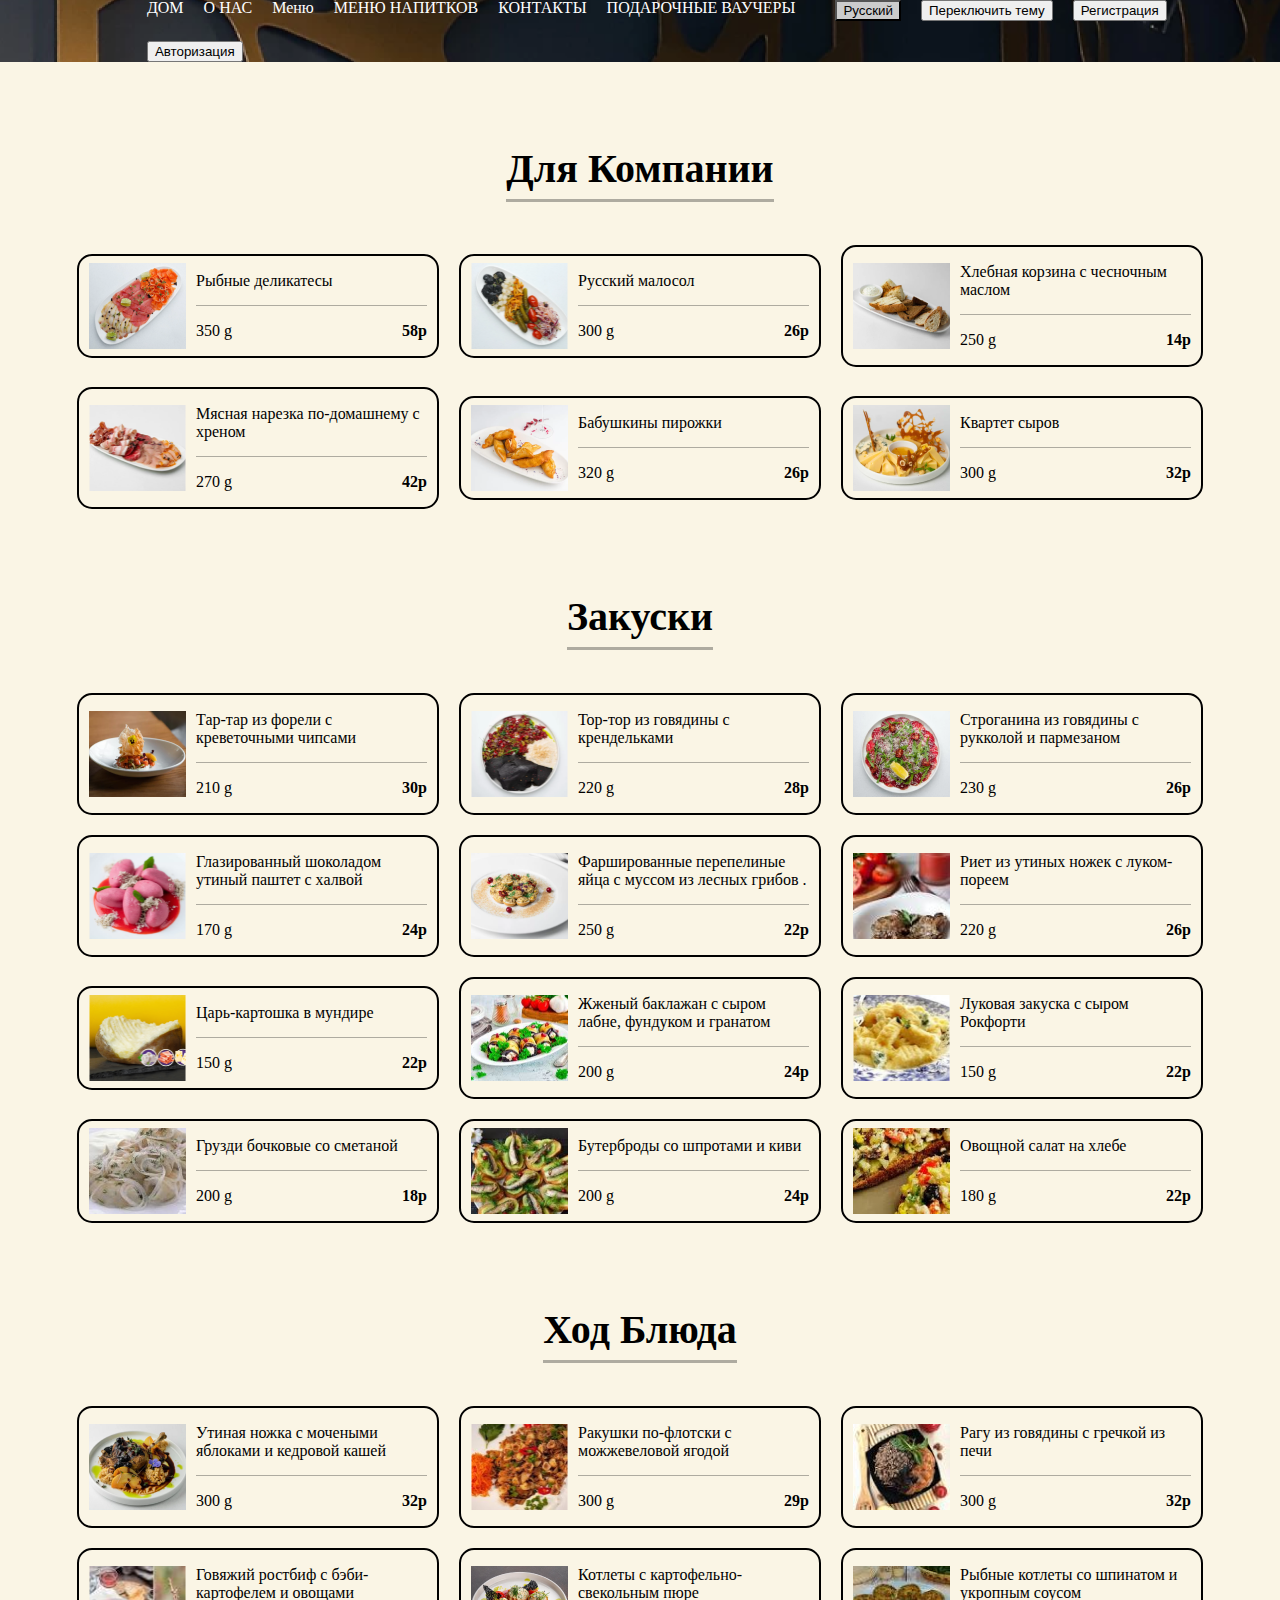
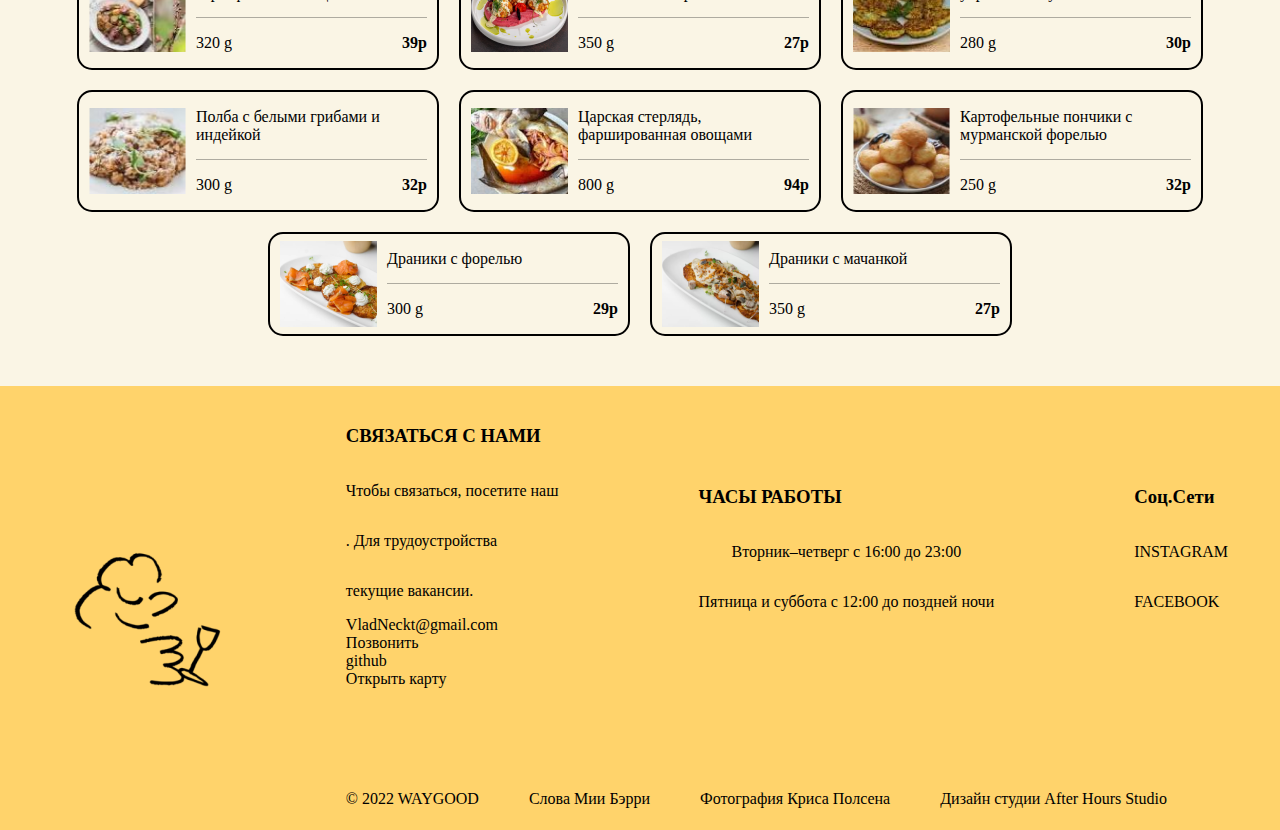
<file: menu.html>
<!DOCTYPE html>
<html lang="en">
<head>
    <meta charset="UTF-8">
    <meta name="viewport" content="width=device-width, initial-scale=1.0">
    <title>Menu</title>
    <link rel="stylesheet" href="stylemenu.css">
</head>
<body>
    <header>
        <h1 id="menu"></h1>
        <div class="burger-menu" id="burgerMenu">
            <span></span>
            <span></span>
            <span></span>
          </div>
          <div class="header-block1" id="headerBlock">
            <nav class="header-nav">
                <a href="#place" id="home"></a>
                <a href="#gheter" id="about"></a>
                <a href="#themenu" id="menu"></a>
                <a href="#honest" id="drinkmenu"></a>
                <a href="#diners" id="contact"></a>
                <a href="#neigh" id="vauncher"></a>
                <a href="#bookin" id="reserv"></a>
                <button id="languageButton" onclick="toggleLanguage()">English</button>
                <button id="themeButton" onclick="toggleTheme()">Переключить тему</button>
                <button class="block-sign" id="sign"></button>
                <button class="block-sign" id="aut"></button>
            </nav>
        </div>
    </header>
    <main>
        <div class="menu">
            <div class="tothecompany">
                <h2 id="thc"></h2>
                <div class="positionlist">
                    <div class="position">
                        <div class="wihe companyimages1">
                        </div>
                        <div class="textposition">
                            <div class="nameposition">
                                <p id="fisch">
                                </p>
                            </div>
                            <div class="countbuy">
                                <p>
                                    350 g
                                </p>
                                <b>
                                    58р
                                </b>
                            </div>
                        </div>
                    </div>
                    <div class="position">
                        <div class="wihe companyimages2">
                        </div>
                        <div class="textposition">
                            <div class="nameposition">
                                <p id="rus">
                                </p>
                            </div>
                            <div class="countbuy">
                                <p>
                                    300 g
                                </p>
                                <b>
                                    26р
                                </b>
                            </div>
                        </div>
                    </div>
                    <div class="position">
                        <div class="wihe companyimages3">
                        </div>
                        <div class="textposition">
                            <div class="nameposition">
                                <p id="hleb">
                                    
                                </p>
                            </div>
                            <div class="countbuy">
                                <p>
                                    250 g
                                </p>
                                <b>
                                    14р
                                </b>
                            </div>
                        </div>
                    </div>
                    <div class="position">
                        <div class="wihe companyimages4">
                        </div>
                        <div class="textposition">
                            <div class="nameposition">
                                <p id="myas">
                                    
                                </p>
                            </div>
                            <div class="countbuy">
                                <p>
                                    270 g
                                </p>
                                <b>
                                    42р
                                </b>
                            </div>
                        </div>
                    </div>
                    <div class="position">
                        <div class="wihe companyimages5">
                        </div>
                        <div class="textposition">
                            <div class="nameposition">
                                <p id="babush">
                                    
                                </p>
                            </div>
                            <div class="countbuy">
                                <p>
                                    320 g
                                </p>
                                <b>
                                    26р
                                </b>
                            </div>
                        </div>
                    </div>
                    <div class="position">
                        <div class="wihe companyimages6">
                        </div>
                        <div class="textposition">
                            <div class="nameposition">
                                <p id="kvart">
                                    
                                </p>
                            </div>
                            <div class="countbuy">
                                <p>
                                    300 g
                                </p>
                                <b>
                                    32р
                                </b>
                            </div>
                        </div>
                    </div>
                </div>
            </div>
            <div class="tothecompany">
                <h2 id="snack"></h2>
                <div class="positionlist">
                    <div class="position">
                        <div class="wihe companyimages7">
                        </div>
                        <div class="textposition">
                            <div class="nameposition">
                                <p id="tar">
                                    
                                </p>
                            </div>
                            <div class="countbuy">
                                <p>
                                    210 g
                                </p>
                                <b>
                                    30р
                                </b>
                            </div>
                        </div>
                    </div>
                    <div class="position">
                        <div class="wihe companyimages8">
                        </div>
                        <div class="textposition">
                            <div class="nameposition">
                                <p id="tor">
                                    
                                </p>
                            </div>
                            <div class="countbuy">
                                <p>
                                    220 g
                                </p>
                                <b>
                                    28р
                                </b>
                            </div>
                        </div>
                    </div>
                    <div class="position">
                        <div class="wihe companyimages9">
                        </div>
                        <div class="textposition">
                            <div class="nameposition">
                                <p id="strog">
                                    
                                </p>
                            </div>
                            <div class="countbuy">
                                <p>
                                    230 g
                                </p>
                                <b>
                                    26р
                                </b>
                            </div>
                        </div>
                    </div>
                    <div class="position">
                        <div class="wihe companyimages10">
                        </div>
                        <div class="textposition">
                            <div class="nameposition">
                                <p id="glaz">
                                    
                                </p>
                            </div>
                            <div class="countbuy">
                                <p>
                                    170 g
                                </p>
                                <b>
                                    24р
                                </b>
                            </div>
                        </div>
                    </div>
                    <div class="position">
                        <div class="wihe companyimages11">
                        </div>
                        <div class="textposition">
                            <div class="nameposition">
                                <p id="farsh">
                                    
                                </p>
                            </div>
                            <div class="countbuy">
                                <p>
                                    250 g
                                </p>
                                <b>
                                    22р
                                </b>
                            </div>
                        </div>
                    </div>
                    <div class="position">
                        <div class="wihe companyimages12">
                        </div>
                        <div class="textposition">
                            <div class="nameposition">
                                <p id="riet">
                                    
                                </p>
                            </div>
                            <div class="countbuy">
                                <p>
                                    220 g
                                </p>
                                <b>
                                    26р
                                </b>
                            </div>
                        </div>
                    </div>
                    <div class="position">
                        <div class="wihe companyimages13">
                        </div>
                        <div class="textposition">
                            <div class="nameposition">
                                <p id="zar">
                                    
                                </p>
                            </div>
                            <div class="countbuy">
                                <p>
                                    150 g
                                </p>
                                <b>
                                    22р
                                </b>
                            </div>
                        </div>
                    </div>
                    <div class="position">
                        <div class="wihe companyimages14">
                        </div>
                        <div class="textposition">
                            <div class="nameposition">
                                <p id="jjen">
                                    
                                </p>
                            </div>
                            <div class="countbuy">
                                <p>
                                    200 g
                                </p>
                                <b>
                                    24р
                                </b>
                            </div>
                        </div>
                    </div>
                    <div class="position">
                        <div class="wihe companyimages15">
                        </div>
                        <div class="textposition">
                            <div class="nameposition">
                                <p id="luck">
                                    
                                </p>
                            </div>
                            <div class="countbuy">
                                <p>
                                    150 g
                                </p>
                                <b>
                                    22р
                                </b>
                            </div>
                        </div>
                    </div>
                    <div class="position">
                        <div class="wihe companyimages16">
                        </div>
                        <div class="textposition">
                            <div class="nameposition">
                                <p id="gruzd">
                                    
                                </p>
                            </div>
                            <div class="countbuy">
                                <p>
                                    200 g
                                </p>
                                <b>
                                    18р
                                </b>
                            </div>
                        </div>
                    </div>
                    <div class="position">
                        <div class="wihe companyimages17">
                        </div>
                        <div class="textposition">
                            <div class="nameposition">
                                <p id="buter">
                                    
                                </p>
                            </div>
                            <div class="countbuy">
                                <p>
                                    200 g
                                </p>
                                <b>
                                    24р
                                </b>
                            </div>
                        </div>
                    </div>
                    <div class="position">
                        <div class="wihe companyimages18">
                        </div>
                        <div class="textposition">
                            <div class="nameposition">
                                <p id="ovo">
                                    
                                </p>
                            </div>
                            <div class="countbuy">
                                <p>
                                    180 g
                                </p>
                                <b>
                                    22р
                                </b>
                            </div>
                        </div>
                    </div>
                </div>
            </div>
            <div class="tothecompany">
                <h2 id="hot"></h2>
                <div class="positionlist">
                    <div class="position">
                        <div class="wihe companyimages19">
                        </div>
                        <div class="textposition">
                            <div class="nameposition">
                                <p id="utin">
                                    
                                </p>
                            </div>
                            <div class="countbuy">
                                <p>
                                    300 g
                                </p>
                                <b>
                                    32р
                                </b>
                            </div>
                        </div>
                    </div>
                    <div class="position">
                        <div class="wihe companyimages20">
                        </div>
                        <div class="textposition">
                            <div class="nameposition">
                                <p id="rak">
                                    
                                </p>
                            </div>
                            <div class="countbuy">
                                <p>
                                    300 g
                                </p>
                                <b>
                                    29р
                                </b>
                            </div>
                        </div>
                    </div>
                    <div class="position">
                        <div class="wihe companyimages21">
                        </div>
                        <div class="textposition">
                            <div class="nameposition">
                                <p id="rag">
                                    
                                </p>
                            </div>
                            <div class="countbuy">
                                <p>
                                    300 g
                                </p>
                                <b>
                                    32р
                                </b>
                            </div>
                        </div>
                    </div>
                    <div class="position">
                        <div class="wihe companyimages22">
                        </div>
                        <div class="textposition">
                            <div class="nameposition">
                                <p id="govj">
                                    
                                </p>
                            </div>
                            <div class="countbuy">
                                <p>
                                    320 g
                                </p>
                                <b>
                                    39р
                                </b>
                            </div>
                        </div>
                    </div>
                    <div class="position">
                        <div class="wihe companyimages23">
                        </div>
                        <div class="textposition">
                            <div class="nameposition">
                                <p id="kotlet">
                                    
                                </p>
                            </div>
                            <div class="countbuy">
                                <p>
                                    350 g
                                </p>
                                <b>
                                    27р
                                </b>
                            </div>
                        </div>
                    </div>
                    <div class="position">
                        <div class="wihe companyimages24">
                        </div>
                        <div class="textposition">
                            <div class="nameposition">
                                <p id="rib">
                                    
                                </p>
                            </div>
                            <div class="countbuy">
                                <p>
                                    280 g
                                </p>
                                <b>
                                    30р
                                </b>
                            </div>
                        </div>
                    </div>
                    <div class="position">
                        <div class="wihe companyimages25">
                        </div>
                        <div class="textposition">
                            <div class="nameposition">
                                <p id="polba">
                                    
                                </p>
                            </div>
                            <div class="countbuy">
                                <p>
                                    300 g
                                </p>
                                <b>
                                    32р
                                </b>
                            </div>
                        </div>
                    </div>
                    <div class="position">
                        <div class="wihe companyimages26">
                        </div>
                        <div class="textposition">
                            <div class="nameposition">
                                <p id="zars">
                                    
                                </p>
                            </div>
                            <div class="countbuy">
                                <p>
                                    800 g
                                </p>
                                <b>
                                    94р
                                </b>
                            </div>
                        </div>
                    </div>
                    <div class="position">
                        <div class="wihe companyimages27">
                        </div>
                        <div class="textposition">
                            <div class="nameposition">
                                <p id="kart">
                                    
                                </p>
                            </div>
                            <div class="countbuy">
                                <p>
                                    250 g
                                </p>
                                <b>
                                    32р
                                </b>
                            </div>
                        </div>
                    </div>
                    <div class="position">
                        <div class="wihe companyimages28">
                        </div>
                        <div class="textposition">
                            <div class="nameposition">
                                <p id="draniki">
                                    
                                </p>
                            </div>
                            <div class="countbuy">
                                <p>
                                    300 g
                                </p>
                                <b>
                                    29р
                                </b>
                            </div>
                        </div>
                    </div>
                    <div class="position">
                        <div class="wihe companyimages29">
                        </div>
                        <div class="textposition">
                            <div class="nameposition">
                                <p id="dran">
                                    
                                </p>
                            </div>
                            <div class="countbuy">
                                <p>
                                    350 g
                                </p>
                                <b>
                                    27р
                                </b>
                            </div>
                        </div>
                    </div>
            </div>
        </div>
        <div class="admin-only" style="display: none;">
            <h2>Admin Content</h2>
            <p>This content is only visible to admin users.</p>
          </div>
    </main>
    <footer>
        <div class="imgfooter">
        </div>
        <div class="textfooter">
            <div class="uptextfooter">
                <div class="contactus">
                    <h3 id="svjaz"></h3>
                    <div class="textcontactus">
                        <p id="chtob"></p>
                        <p id="dlya"></p>
                        <p id="tek"></p>
                        <a href="https://mail.google.com/mail/u/0/#inbox">VladNeckt@gmail.com</a>
                        <a href="tel:+375296081350" id="poz"></a>
                        <a href="https://github.com/DoniZefironi">github</a>
                        <a href="geo:53.9081, 30.3439" id="openkart"></a>
                    </div>
                </div>
                <div class="opening">
                    <h3 id="chas"></h3>
                    <div class="textopening">
                        <p id="vtornkib1"></p>
                        <p id="pat1"></p>
                    </div>
                </div>
                <div class="socials">
                    <h3 id="socialen"></h3>
                    <p>INSTAGRAM</p>
                    <p>FACEBOOK</p>
                </div>
            </div>
            <div class="downfooter">
                <p>© 2022 WAYGOOD</p>
                <p id="slova"></p>
                <p id="photo"></p>
                <p id="disain"></p>
            </div>
        </div>
    </footer>
</body>
<script src="style2.js"></script>
<script src="tema2.js"></script>
<script src="burger.js"></script>
<script src="scripts.js"></script>
<script src="transition.js"></script>
</html>
</file>
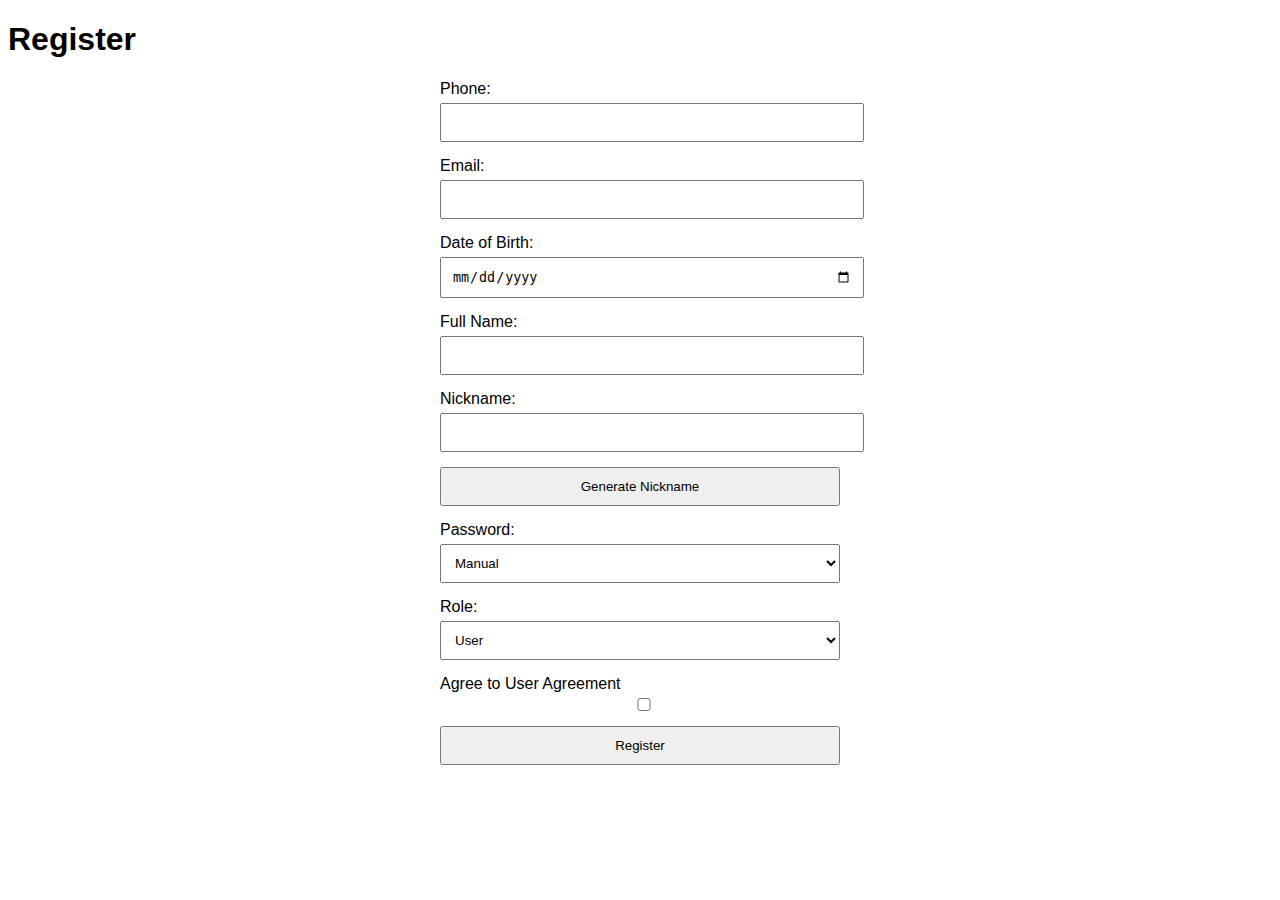
<file: reg.html>
<!DOCTYPE html>
<html lang="en">
<head>
  <meta charset="UTF-8">
  <meta name="viewport" content="width=device-width, initial-scale=1.0">
  <title>Register</title>
  <link rel="stylesheet" href="rega.css">
</head>
<body>
  <h1>Register</h1>
  <form id="registerForm">
    <label for="phone">Phone:</label>
    <input type="text" id="phone" required>
    <label for="email">Email:</label>
    <input type="email" id="email" required>
    <label for="dob">Date of Birth:</label>
    <input type="date" id="dob" required>
    <label for="name">Full Name:</label>
    <input type="text" id="name" required>
    <label for="nickname">Nickname:</label>
    <input type="text" id="nickname" readonly>
    <button type="button" id="generateNickname">Generate Nickname</button>
    <label for="passwordChoice">Password:</label>
    <select id="passwordChoice">
      <option value="manual">Manual</option>
      <option value="auto">Auto</option>
    </select>
    <div id="manualPasswordFields">
      <input type="password" id="password">
      <input type="password" id="confirmPassword">
    </div>
    <label for="role">Role:</label>
    <select id="role">
      <option value="user">User</option>
      <option value="admin">Admin</option>
    </select>
    <label for="agreement">Agree to User Agreement</label>
    <input type="checkbox" id="agreement" required>
    <button type="submit">Register</button>
  </form>
  <div id="message"></div>
  <script src="scripts.js"></script>
</body>
</html>
</file>
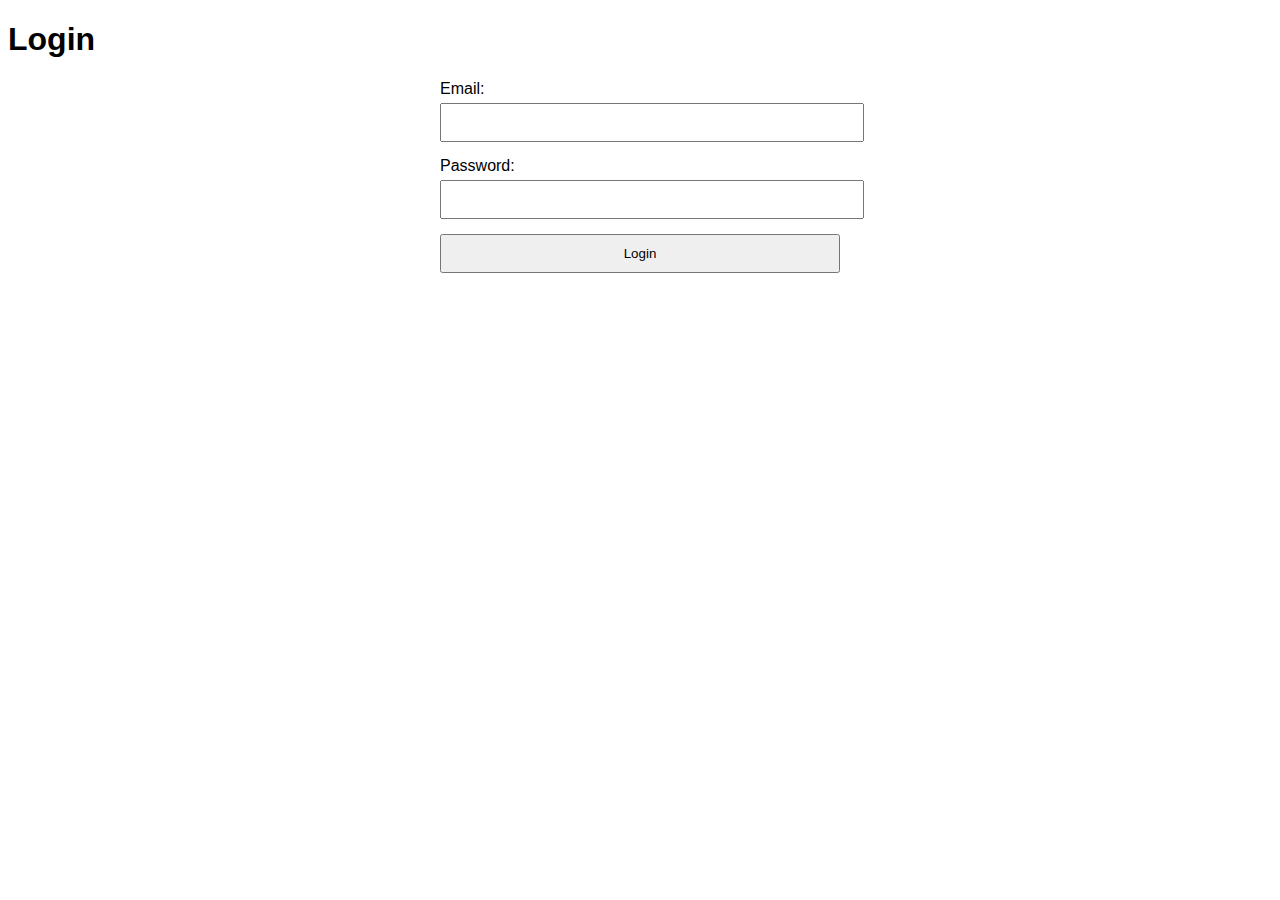
<file: regauto.html>
<!DOCTYPE html>
<html lang="en">
<head>
  <meta charset="UTF-8">
  <meta name="viewport" content="width=device-width, initial-scale=1.0">
  <title>Login</title>
  <link rel="stylesheet" href="rega.css">
</head>
<body>
  <h1>Login</h1>
  <form id="loginForm">
    <label for="loginEmail">Email:</label>
    <input type="email" id="loginEmail" required>
    <label for="loginPassword">Password:</label>
    <input type="password" id="loginPassword" required>
    <button type="submit">Login</button>
  </form>
  <div id="message"></div>
  <script src="scripts.js"></script>
</body>
</html>
</file>
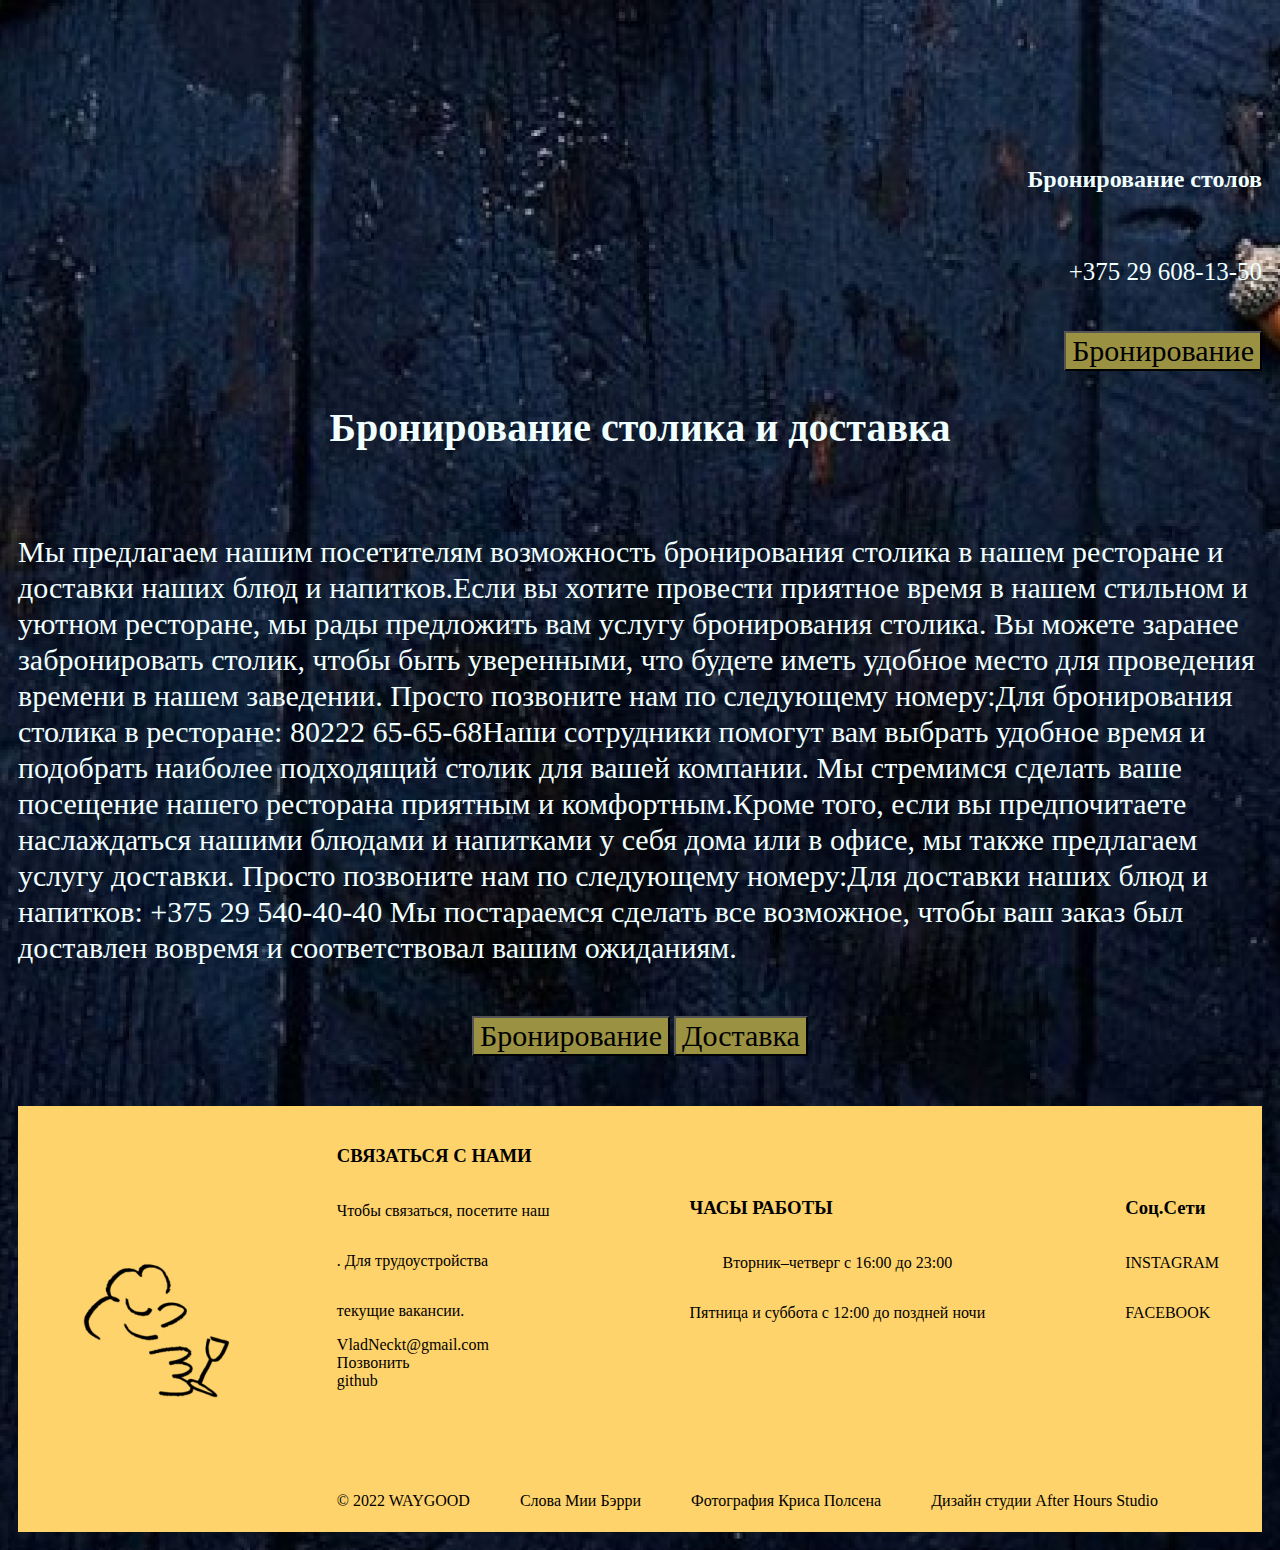
<file: reservation.html>
<!DOCTYPE html>
<html lang="en">
<head>
    <meta charset="UTF-8">
    <meta name="viewport" content="width=device-width, initial-scale=1.0">
    <title>Reservation</title>
    <link rel="stylesheet" href="stylereservation.css">
</head>
<body>
    <header>
        <h1>WAYGOOD</h1>
        <div class="burger-menu" id="burgerMenu">
            <span></span>
            <span></span>
            <span></span>
          </div>
          <div class="header-block1" id="headerBlock">
            <nav class="header-nav">
                <a href="#place" id="home"></a>
                <a href="#gheter" id="about"></a>
                <a href="#themenu" id="menu"></a>
                <a href="#honest" id="drinkmenu"></a>
                <a href="#diners" id="contact"></a>
                <a href="#neigh" id="vauncher"></a>
                <a href="#bookin" id="reserv"></a>
                <button id="languageButton" onclick="toggleLanguage()">English</button>
                <button id="themeButton" onclick="toggleTheme()">Переключить тему</button>
                <button class="block-sign" id="sign"></button>
                <button class="block-sign" id="aut"></button>
            </nav>
        </div>
    </header>
    <main>
        <div class="reserv">
            <div class="reserv">
                <h2 id="bronstol"></h2>
                <p>+375 29 608-13-50</p>
            </div>
            <button class="butreserv" id="bronirovan"></button>
        </div>
        <div class="text">
                <h2 id="stol"></h2>
            <div class="textintext">
                <p id="mipredlog"></p>
            </div>
            <div class="buttontext">
                <button class="butreserv" id="bronirov"></button>
                <button class="butreserv" id="dostavka"></button>
            </div>
        </div>
        <div class="admin-only" style="display: none;">
            <h2>Admin Content</h2>
            <p>This content is only visible to admin users.</p>
          </div>
    </main>
    <footer>
        <div class="imgfooter">
        </div>
        <div class="textfooter">
            <div class="uptextfooter">
                <div class="contactus">
                    <h3 id="svjaz"></h3>
                    <div class="textcontactus">
                        <p id="chtob"></p>
                        <p id="dlya"></p>
                        <p id="tek"></p>
                        <a href="https://mail.google.com/mail/u/0/#inbox">VladNeckt@gmail.com</a>
                        <a href="tel:+375296081350" id="poz"></a>
                        <a href="https://github.com/DoniZefironi">github</a>
                    </div>
                </div>
                <div class="opening">
                    <h3 id="chas"></h3>
                    <div class="textopening">
                        <p id="vtornkib1"></p>
                        <p id="pat1"></p>
                    </div>
                </div>
                <div class="socials">
                    <h3 id="socialen"></h3>
                    <p>INSTAGRAM</p>
                    <p>FACEBOOK</p>
                </div>
            </div>
            <div class="downfooter">
                <p>© 2022 WAYGOOD</p>
                <p id="slova"></p>
                <p id="photo"></p>
                <p id="disain"></p>
            </div>
        </div>
    </footer>
</body>
<script src="script1.js"></script>
<script src="tema1.js"></script>
<script src="burger.js"></script>
<script src="scripts.js"></script>
<script src="transition.js"></script>
</html>
</file>
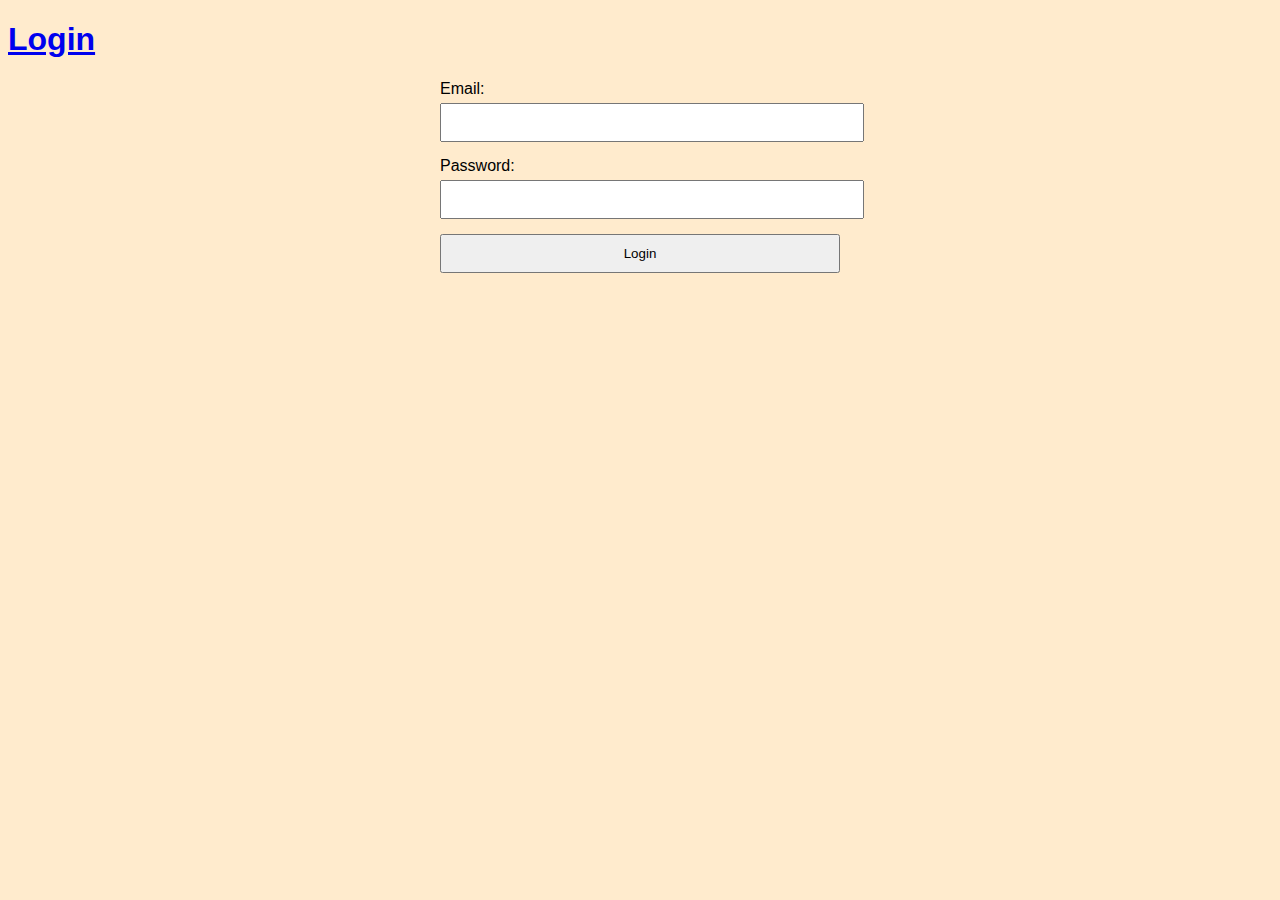
<file: authorization/regauto.html>
<!DOCTYPE html>
<html lang="en">
<head>
  <meta charset="UTF-8">
  <meta name="viewport" content="width=device-width, initial-scale=1.0">
  <title>Login</title>
  <link rel="stylesheet" href="../general/rega.css">
</head>
<body>
  <a class="ah1" href="../glav/index.html">Login</a>
  <form id="loginForm">
    <label for="loginEmail">Email:</label>
    <input type="email" id="loginEmail" required>
    <label for="loginPassword">Password:</label>
    <input type="password" id="loginPassword" required>
    <button type="submit">Login</button>
  </form>
  <div id="message"></div>
  <script src="../general/scripts.js"></script>
</body>
</html>
</file>
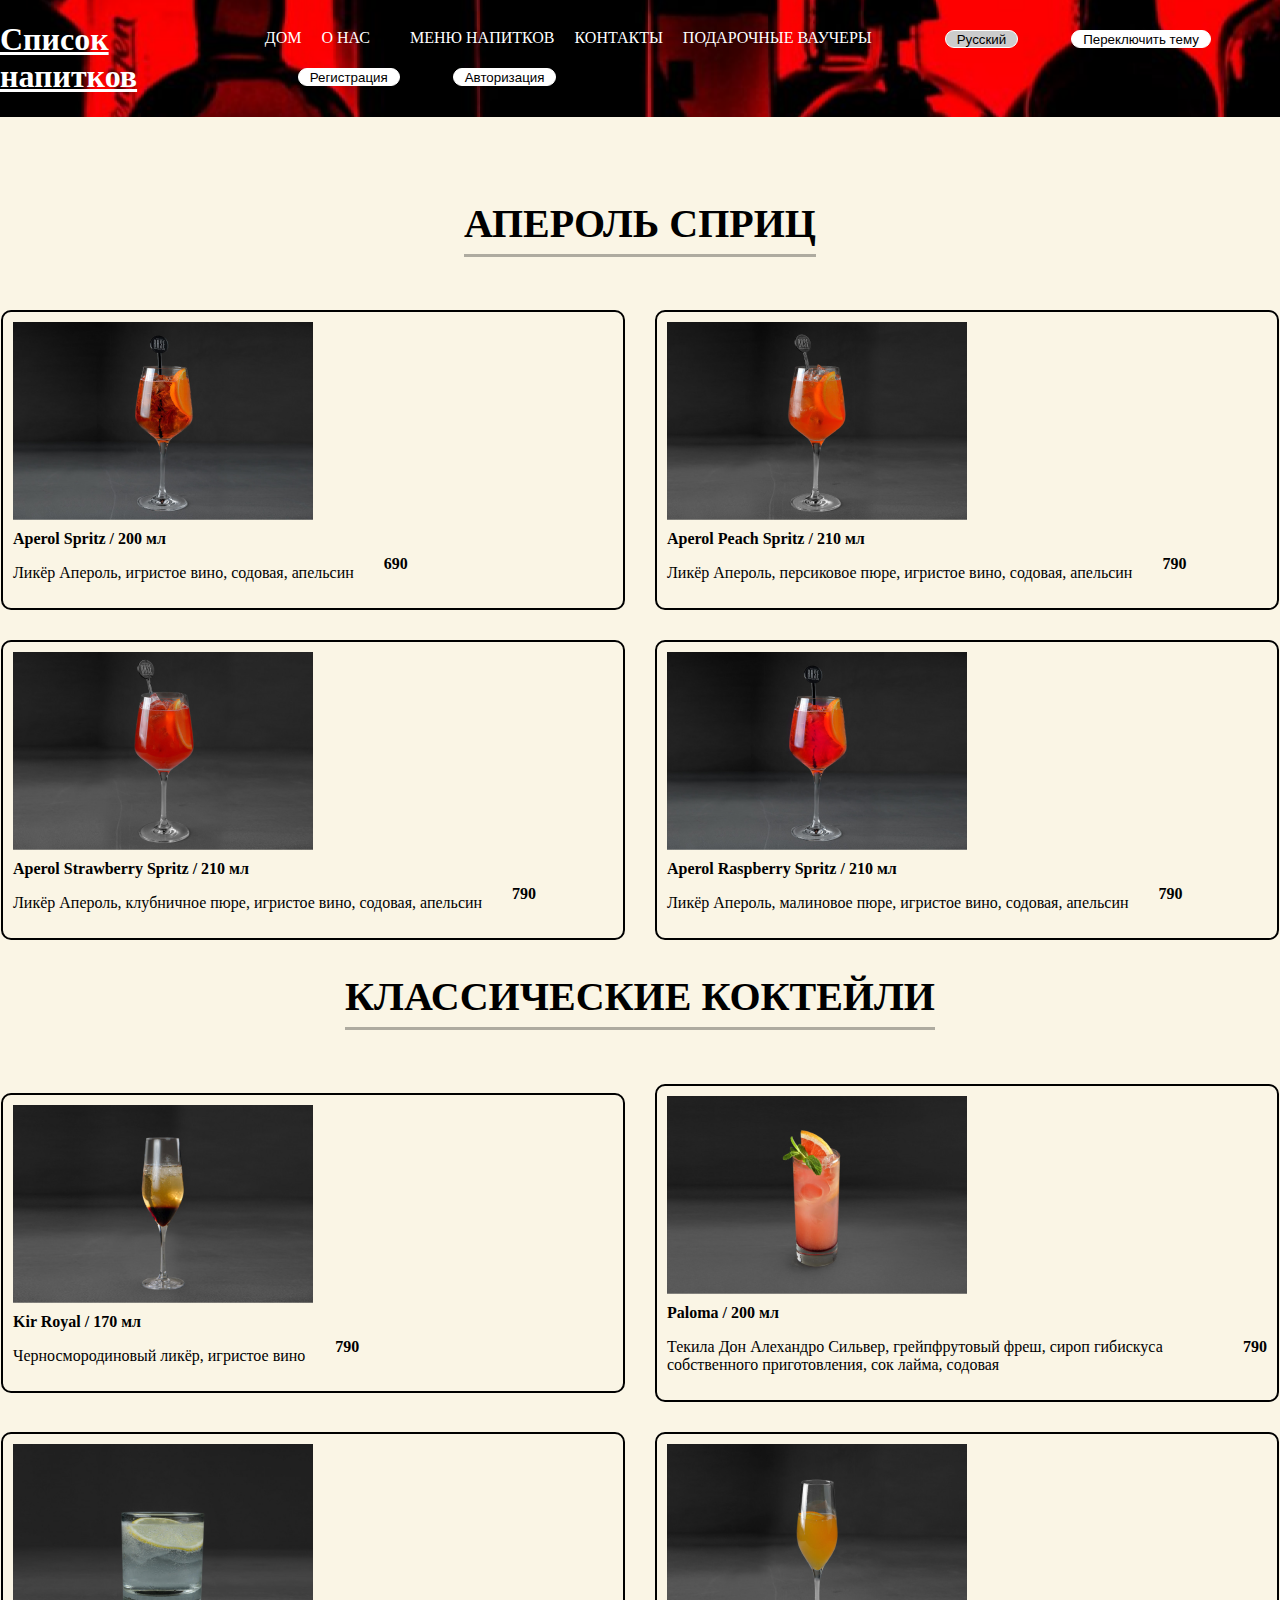
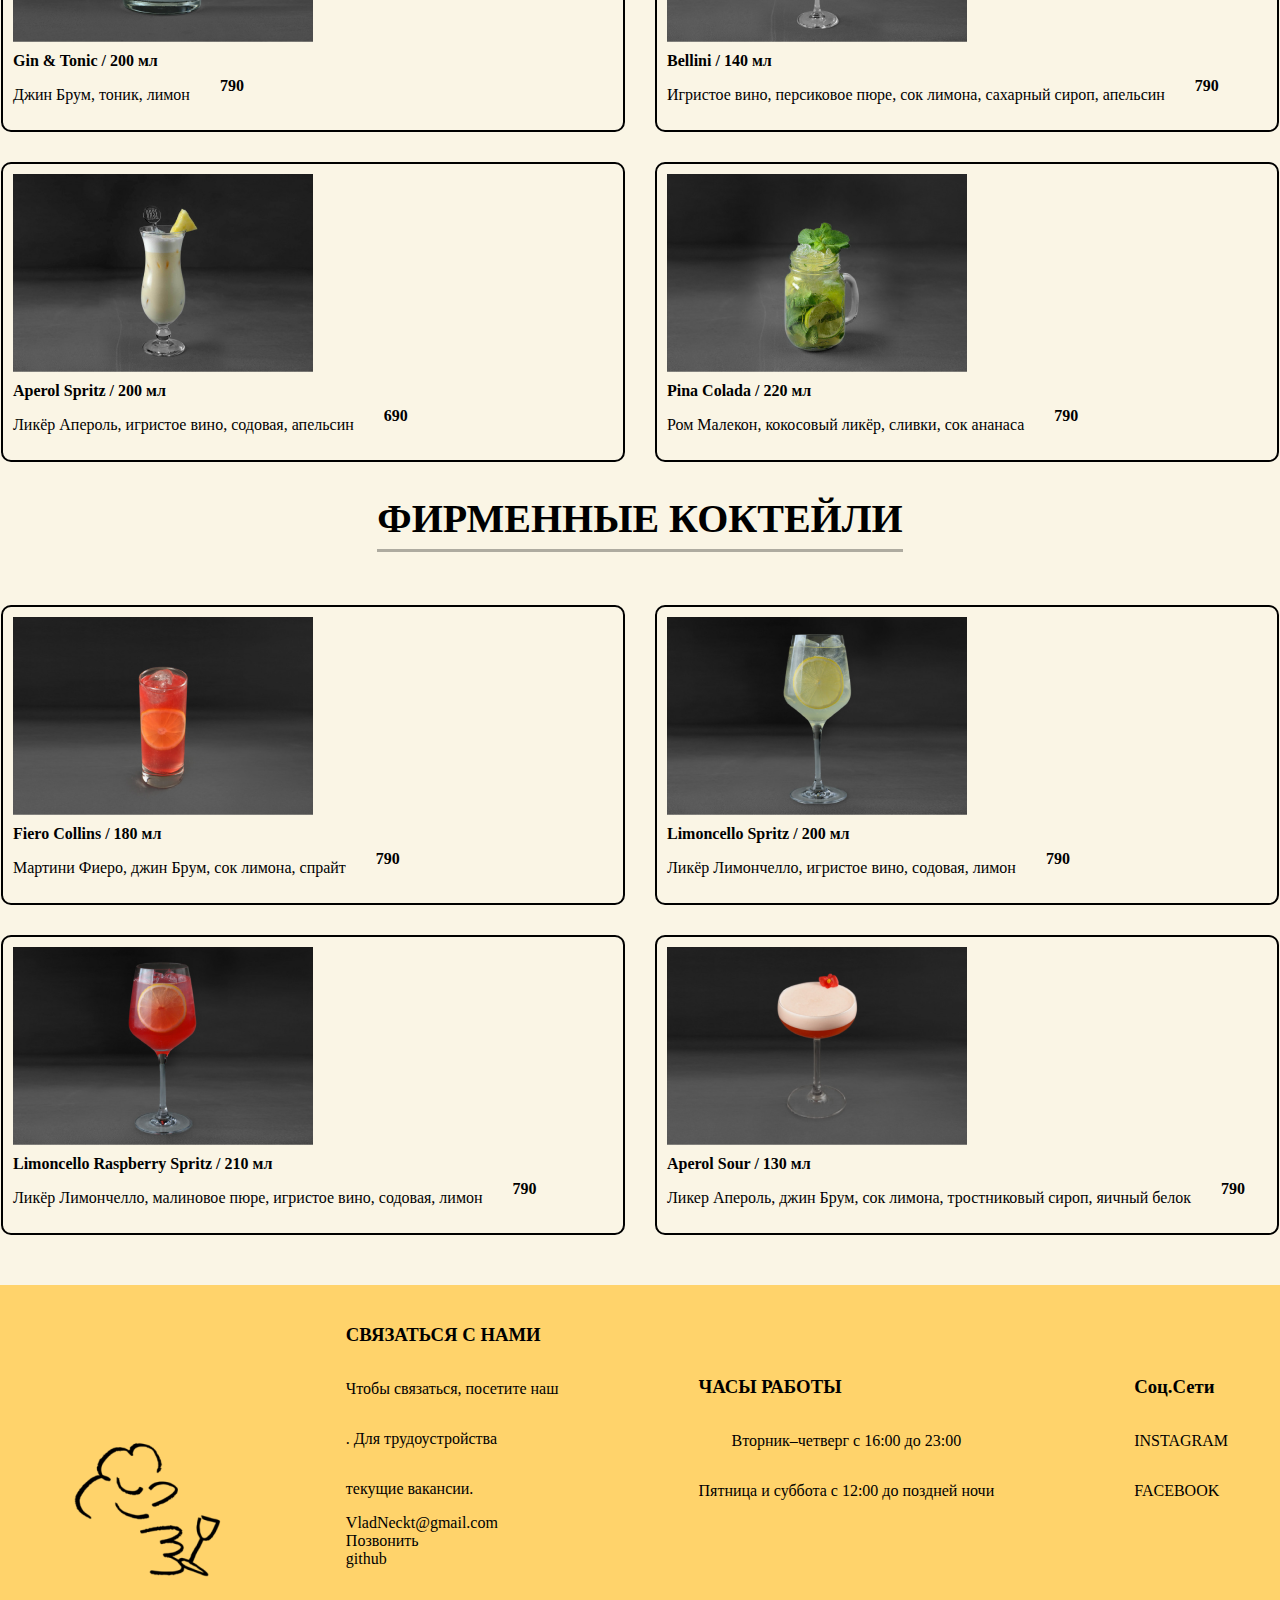
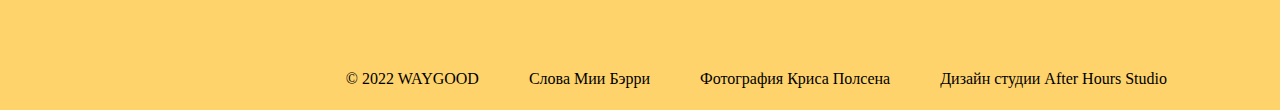
<file: drinklist/drinklist.html>
<!DOCTYPE html>
<html lang="en">
<head>
    <meta charset="UTF-8">
    <meta name="viewport" content="width=device-width, initial-scale=1.0">
    <title>DrinkList</title>
    <link rel="stylesheet" href="styledrink.css">
</head>
<body>
    <header>
        <a id="listdring" class="ah1a" href="../glav/index.html"></a>
        <div class="burger-menu" id="burgerMenu">
            <span></span>
            <span></span>
            <span></span>
          </div>
          <div class="header-block1" id="headerBlock">
            <nav class="header-nav">
                <a href="../glav/index.html" id="home"></a>
                <a href="../glav/index.html" id="about"></a>
                <a href="../glav/index.html" id="menus"></a>
                <a href="../glav/index.html" id="drinkmenu"></a>
                <a href="../glav/index.html" id="contact"></a>
                <a href="../glav/index.html" id="vauncher"></a>
                <a href="../glav/index.html" id="reserv"></a>
                <button class="block-sign" id="languageButton" onclick="toggleLanguage()">English</button>
                <button class="block-sign" id="themeButton" onclick="toggleTheme()">Переключить тему</button>
              <button class="block-sign" id="sign"></button>
                <button class="block-sign" id="aut"></button>
                <span id="usernameDisplay" style="display: none;"></span>
                <button class="block-sign" id="logout" style="display: none;">Logout</button>
            </nav>
        </div>
    </header>
    <main>
        <div class="drinklist">
            <h2 id="aperols"></h2>
            <div class="drinkblocki">
                <div class="drink">
                    <div class="wihi drinkimg1">
                    </div>
                    <div class="text">
                        <div class="nametext">
                            <b>
                                Aperol Spritz / 200 мл
                            </b>
                            <p id="liker">
                            </p>
                        </div>
                        <b>690</b>
                    </div>
                </div>
                <div class="drink">
                    <div class="wihi drinkimg2">
                    </div>
                    <div class="text">
                        <div class="nametext">
                            <b>
                                Aperol Peach Spritz / 210 мл
                            </b>
                            <p id="apoe">
                            </p>
                        </div>
                        <b>790</b>
                    </div>
                </div>
                <div class="drink">
                    <div class="wihi drinkimg3">
                    </div>
                    <div class="text">
                        <div class="nametext">
                            <b>
                                Aperol Strawberry Spritz / 210 мл
                            </b>
                            <p id="rol">
                            </p>
                        </div>
                        <b>790</b>
                    </div>
                </div>
                <div class="drink">
                    <div class="wihi drinkimg4">
                    </div>
                    <div class="text">
                        <div class="nametext">
                            <b>
                                Aperol Raspberry Spritz / 210 мл
                            </b>
                            <p id="mal">
                            </p>
                        </div>
                        <b>790</b>
                    </div>
                </div>
            </div>
        </div>
        <div class="drinklist">
            <h2 id="clasik"></h2>
            <div class="drinkblocki">
                <div class="drink">
                    <div class="wihi drinkimg5">
                    </div>
                    <div class="text">
                        <div class="nametext">
                            <b>
                                Kir Royal / 170 мл
                            </b>
                            <p id="cher">
                            </p>
                        </div>
                        <b>790</b>
                    </div>
                </div>
                <div class="drink">
                    <div class="wihi drinkimg6">
                    </div>
                    <div class="text">
                        <div class="nametext">
                            <b>
                                Paloma / 200 мл
                            </b>
                            <p id="tekila">
                            </p>
                        </div>
                        <b>790</b>
                    </div>
                </div>
                <div class="drink">
                    <div class="wihi drinkimg7">
                    </div>
                    <div class="text">
                        <div class="nametext">
                            <b>
                                Gin & Tonic / 200 мл
                            </b>
                            <p id="jin">
                            </p>
                        </div>
                        <b>790</b>
                    </div>
                </div>
                <div class="drink">
                    <div class="wihi drinkimg8">
                    </div>
                    <div class="text">
                        <div class="nametext">
                            <b>
                                Bellini / 140 мл
                            </b>
                            <p id="igris">
                            </p>
                        </div>
                        <b>790</b>
                    </div>
                </div>
                <div class="drink">
                    <div class="wihi drinkimg9">
                    </div>
                    <div class="text">
                        <div class="nametext">
                            <b>
                                Aperol Spritz / 200 мл
                            </b>
                            <p id="vin">
                            </p>
                        </div>
                        <b>690</b>
                    </div>
                </div>
                <div class="drink">
                    <div class="wihi drinkimg10">
                    </div>
                    <div class="text">
                        <div class="nametext">
                            <b>
                                Pina Colada / 220 мл
                            </b>
                            <p id="rom">
                            </p>
                        </div>
                        <b>790</b>
                    </div>
                </div>
            </div>
        </div>
        <div class="drinklist">
            <h2 id="firm"></h2>
            <div class="drinkblocki">
                <div class="drink">
                    <div class="wihi drinkimg11">
                    </div>
                    <div class="text">
                        <div class="nametext">
                            <b>
                                Fiero Collins / 180 мл
                            </b>
                            <p id="martin">
                            </p>
                        </div>
                        <b>790</b>
                    </div>
                </div>
                <div class="drink">
                    <div class="wihi drinkimg12">
                    </div>
                    <div class="text">
                        <div class="nametext">
                            <b>
                                Limoncello Spritz / 200 мл
                            </b>
                            <p id="lomi">
                            </p>
                        </div>
                        <b>790</b>
                    </div>
                </div>
                <div class="drink">
                    <div class="wihi drinkimg13">
                    </div>
                    <div class="text">
                        <div class="nametext">
                            <b>
                                Limoncello Raspberry Spritz / 210 мл
                            </b>
                            <p id="limon">
                            </p>
                        </div>
                        <b>790</b>
                    </div>
                </div>
                <div class="drink">
                    <div class="wihi drinkimg14">
                    </div>
                    <div class="text">
                        <div class="nametext">
                            <b>
                                Aperol Sour / 130 мл
                            </b>
                            <p id="loker">
                            </p>
                        </div>
                        <b>790</b>
                    </div>
                </div>
            </div>
        </div>
        <div class="admin-only" style="display: none;">
            <h2>Admin Content</h2>
            <p>This content is only visible to admin users.</p>
          </div>
    </main>
    <footer>
        <div class="imgfooter">
        </div>
        <div class="textfooter">
            <div class="uptextfooter">
                <div class="contactus">
                    <h3 id="svjaz"></h3>
                    <div class="textcontactus">
                        <p id="chtob"></p>
                        <p id="dlya"></p>
                        <p id="tek"></p>
                        <a href="https://mail.google.com/mail/u/0/#inbox">VladNeckt@gmail.com</a>
                        <a href="tel:+375296081350" id="poz"></a>
                        <a href="https://github.com/DoniZefironi">github</a>
                    </div>
                </div>
                <div class="opening">
                    <h3 id="chas"></h3>
                    <div class="textopening">
                        <p id="vtornkib1"></p>
                        <p id="pat1"></p>
                    </div>
                </div>
                <div class="socials">
                    <h3 id="socialen"></h3>
                    <p>INSTAGRAM</p>
                    <p>FACEBOOK</p>
                </div>
            </div>
            <div class="downfooter">
                <p>© 2022 WAYGOOD</p>
                <p id="slova"></p>
                <p id="photo"></p>
                <p id="disain"></p>
            </div>
        </div>
    </footer>
    <script src="style3.js"></script>
<script src="tema3.js"></script>
<script src="../general/burger.js"></script>
<script src="../general/scripts.js"></script>
<script src="../general/transition.js"></script>
</body>
</html>
</file>
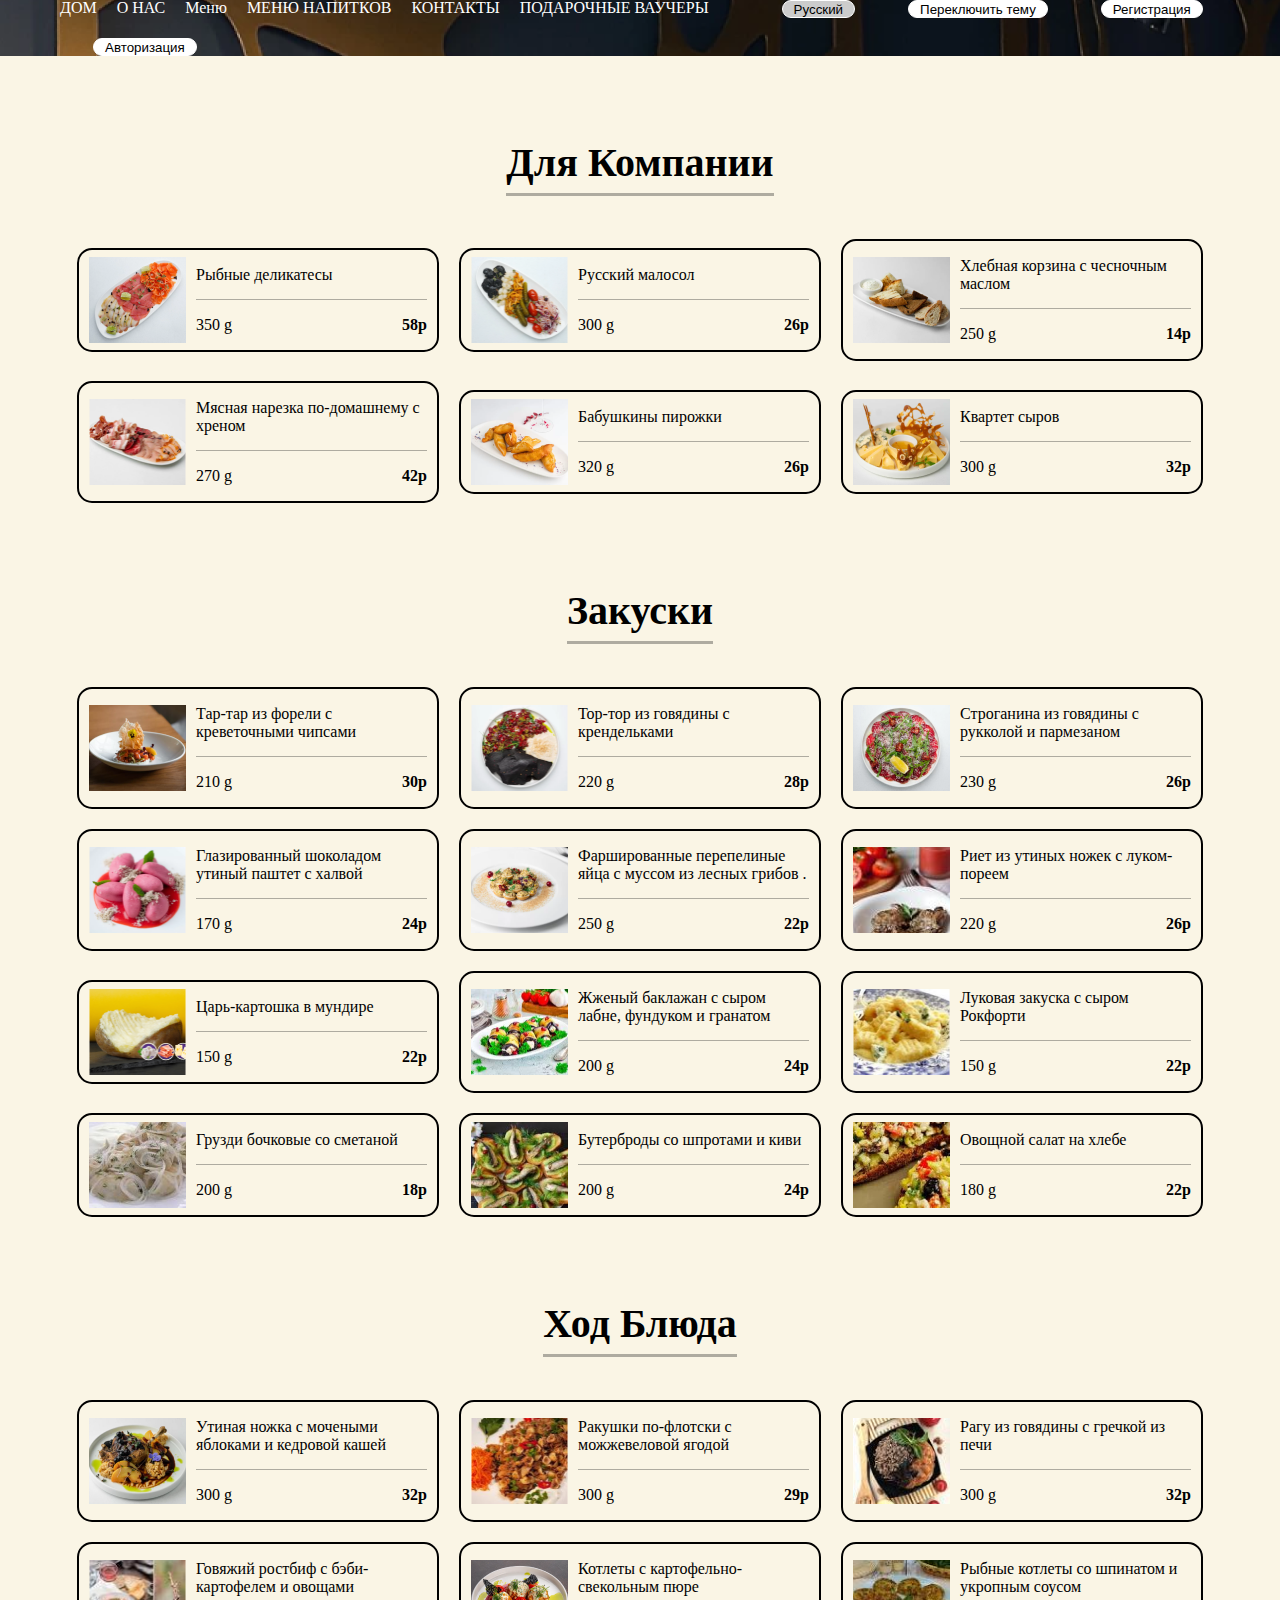
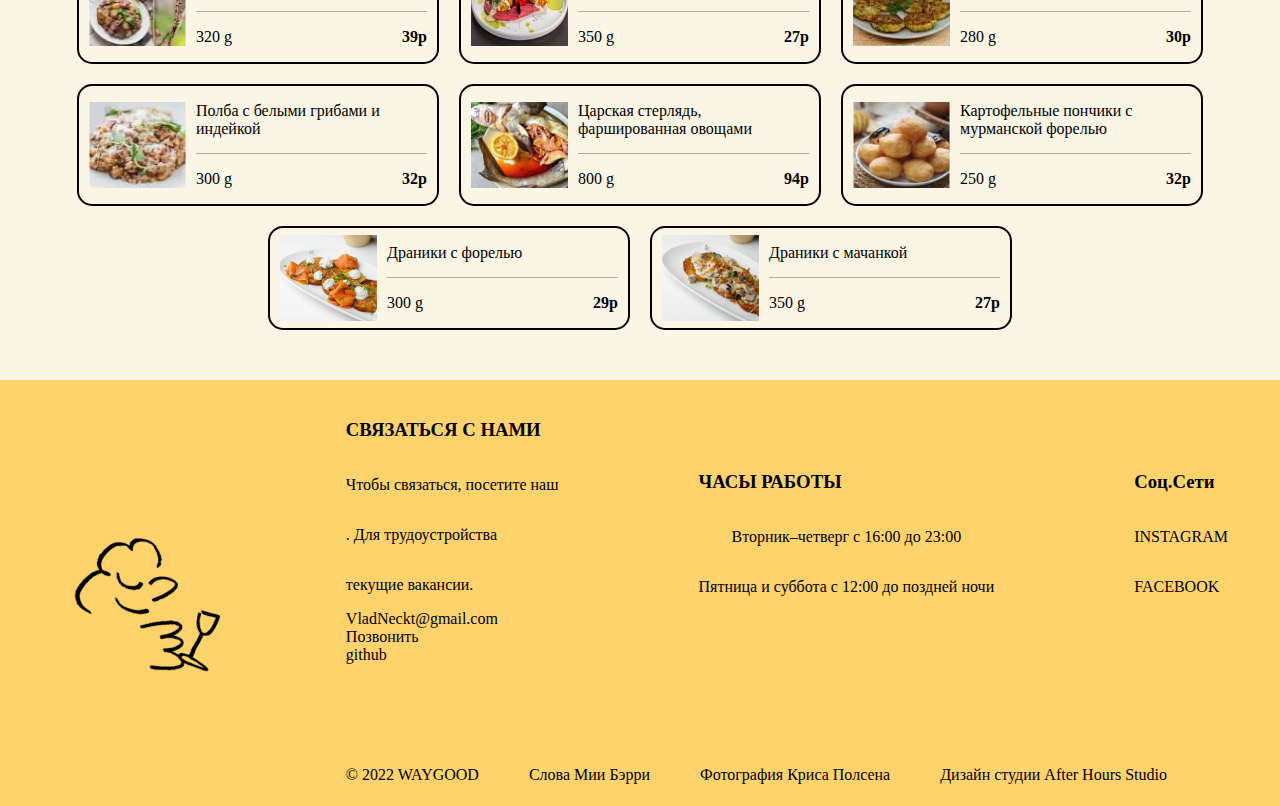
<file: menu/menu.html>
<!DOCTYPE html>
<html lang="en">
<head>
    <meta charset="UTF-8">
    <meta name="viewport" content="width=device-width, initial-scale=1.0">
    <title>Menu</title>
    <link rel="stylesheet" href="stylemenu.css">
</head>
<body>
    <header>
        <a id="menu" class="ah1a" href="../glav/index.html"></a>
        <div class="burger-menu" id="burgerMenu">
            <span></span>
            <span></span>
            <span></span>
          </div>
          <div class="header-block1" id="headerBlock">
            <nav class="header-nav">
                <a href="../glav/index.html" id="home"></a>
                <a href="../glav/index.html" id="about"></a>
                <a href="../glav/index.html" id="menus"></a>
                <a href="../glav/index.html" id="drinkmenu"></a>
                <a href="../glav/index.html" id="contact"></a>
                <a href="../glav/index.html" id="vauncher"></a>
                <a href="../glav/index.html" id="reserv"></a>
                <button class="block-sign" id="languageButton" onclick="toggleLanguage()">English</button>
                <button class="block-sign" id="themeButton" onclick="toggleTheme()">Переключить тему</button>
              <button class="block-sign" id="sign"></button>
                <button class="block-sign" id="aut"></button>
                <span id="usernameDisplay" style="display: none;"></span>
                <button class="block-sign" id="logout" style="display: none;">Logout</button>
            </nav>
        </div>
    </header>
    <main>
        <div class="menu">
            <div class="tothecompany">
                <h2 id="thc"></h2>
                <div class="positionlist">
                    <div class="position">
                        <div class="wihe companyimages1">
                        </div>
                        <div class="textposition">
                            <div class="nameposition">
                                <p id="fisch">
                                </p>
                            </div>
                            <div class="countbuy">
                                <p>
                                    350 g
                                </p>
                                <b>
                                    58р
                                </b>
                            </div>
                        </div>
                    </div>
                    <div class="position">
                        <div class="wihe companyimages2">
                        </div>
                        <div class="textposition">
                            <div class="nameposition">
                                <p id="rus">
                                </p>
                            </div>
                            <div class="countbuy">
                                <p>
                                    300 g
                                </p>
                                <b>
                                    26р
                                </b>
                            </div>
                        </div>
                    </div>
                    <div class="position">
                        <div class="wihe companyimages3">
                        </div>
                        <div class="textposition">
                            <div class="nameposition">
                                <p id="hleb">
                                    
                                </p>
                            </div>
                            <div class="countbuy">
                                <p>
                                    250 g
                                </p>
                                <b>
                                    14р
                                </b>
                            </div>
                        </div>
                    </div>
                    <div class="position">
                        <div class="wihe companyimages4">
                        </div>
                        <div class="textposition">
                            <div class="nameposition">
                                <p id="myas">
                                    
                                </p>
                            </div>
                            <div class="countbuy">
                                <p>
                                    270 g
                                </p>
                                <b>
                                    42р
                                </b>
                            </div>
                        </div>
                    </div>
                    <div class="position">
                        <div class="wihe companyimages5">
                        </div>
                        <div class="textposition">
                            <div class="nameposition">
                                <p id="babush">
                                    
                                </p>
                            </div>
                            <div class="countbuy">
                                <p>
                                    320 g
                                </p>
                                <b>
                                    26р
                                </b>
                            </div>
                        </div>
                    </div>
                    <div class="position">
                        <div class="wihe companyimages6">
                        </div>
                        <div class="textposition">
                            <div class="nameposition">
                                <p id="kvart">
                                    
                                </p>
                            </div>
                            <div class="countbuy">
                                <p>
                                    300 g
                                </p>
                                <b>
                                    32р
                                </b>
                            </div>
                        </div>
                    </div>
                </div>
            </div>
            <div class="tothecompany">
                <h2 id="snack"></h2>
                <div class="positionlist">
                    <div class="position">
                        <div class="wihe companyimages7">
                        </div>
                        <div class="textposition">
                            <div class="nameposition">
                                <p id="tar">
                                    
                                </p>
                            </div>
                            <div class="countbuy">
                                <p>
                                    210 g
                                </p>
                                <b>
                                    30р
                                </b>
                            </div>
                        </div>
                    </div>
                    <div class="position">
                        <div class="wihe companyimages8">
                        </div>
                        <div class="textposition">
                            <div class="nameposition">
                                <p id="tor">
                                    
                                </p>
                            </div>
                            <div class="countbuy">
                                <p>
                                    220 g
                                </p>
                                <b>
                                    28р
                                </b>
                            </div>
                        </div>
                    </div>
                    <div class="position">
                        <div class="wihe companyimages9">
                        </div>
                        <div class="textposition">
                            <div class="nameposition">
                                <p id="strog">
                                    
                                </p>
                            </div>
                            <div class="countbuy">
                                <p>
                                    230 g
                                </p>
                                <b>
                                    26р
                                </b>
                            </div>
                        </div>
                    </div>
                    <div class="position">
                        <div class="wihe companyimages10">
                        </div>
                        <div class="textposition">
                            <div class="nameposition">
                                <p id="glaz">
                                    
                                </p>
                            </div>
                            <div class="countbuy">
                                <p>
                                    170 g
                                </p>
                                <b>
                                    24р
                                </b>
                            </div>
                        </div>
                    </div>
                    <div class="position">
                        <div class="wihe companyimages11">
                        </div>
                        <div class="textposition">
                            <div class="nameposition">
                                <p id="farsh">
                                    
                                </p>
                            </div>
                            <div class="countbuy">
                                <p>
                                    250 g
                                </p>
                                <b>
                                    22р
                                </b>
                            </div>
                        </div>
                    </div>
                    <div class="position">
                        <div class="wihe companyimages12">
                        </div>
                        <div class="textposition">
                            <div class="nameposition">
                                <p id="riet">
                                    
                                </p>
                            </div>
                            <div class="countbuy">
                                <p>
                                    220 g
                                </p>
                                <b>
                                    26р
                                </b>
                            </div>
                        </div>
                    </div>
                    <div class="position">
                        <div class="wihe companyimages13">
                        </div>
                        <div class="textposition">
                            <div class="nameposition">
                                <p id="zar">
                                    
                                </p>
                            </div>
                            <div class="countbuy">
                                <p>
                                    150 g
                                </p>
                                <b>
                                    22р
                                </b>
                            </div>
                        </div>
                    </div>
                    <div class="position">
                        <div class="wihe companyimages14">
                        </div>
                        <div class="textposition">
                            <div class="nameposition">
                                <p id="jjen">
                                    
                                </p>
                            </div>
                            <div class="countbuy">
                                <p>
                                    200 g
                                </p>
                                <b>
                                    24р
                                </b>
                            </div>
                        </div>
                    </div>
                    <div class="position">
                        <div class="wihe companyimages15">
                        </div>
                        <div class="textposition">
                            <div class="nameposition">
                                <p id="luck">
                                    
                                </p>
                            </div>
                            <div class="countbuy">
                                <p>
                                    150 g
                                </p>
                                <b>
                                    22р
                                </b>
                            </div>
                        </div>
                    </div>
                    <div class="position">
                        <div class="wihe companyimages16">
                        </div>
                        <div class="textposition">
                            <div class="nameposition">
                                <p id="gruzd">
                                    
                                </p>
                            </div>
                            <div class="countbuy">
                                <p>
                                    200 g
                                </p>
                                <b>
                                    18р
                                </b>
                            </div>
                        </div>
                    </div>
                    <div class="position">
                        <div class="wihe companyimages17">
                        </div>
                        <div class="textposition">
                            <div class="nameposition">
                                <p id="buter">
                                    
                                </p>
                            </div>
                            <div class="countbuy">
                                <p>
                                    200 g
                                </p>
                                <b>
                                    24р
                                </b>
                            </div>
                        </div>
                    </div>
                    <div class="position">
                        <div class="wihe companyimages18">
                        </div>
                        <div class="textposition">
                            <div class="nameposition">
                                <p id="ovo">
                                    
                                </p>
                            </div>
                            <div class="countbuy">
                                <p>
                                    180 g
                                </p>
                                <b>
                                    22р
                                </b>
                            </div>
                        </div>
                    </div>
                </div>
            </div>
            <div class="tothecompany">
                <h2 id="hot"></h2>
                <div class="positionlist">
                    <div class="position">
                        <div class="wihe companyimages19">
                        </div>
                        <div class="textposition">
                            <div class="nameposition">
                                <p id="utin">
                                    
                                </p>
                            </div>
                            <div class="countbuy">
                                <p>
                                    300 g
                                </p>
                                <b>
                                    32р
                                </b>
                            </div>
                        </div>
                    </div>
                    <div class="position">
                        <div class="wihe companyimages20">
                        </div>
                        <div class="textposition">
                            <div class="nameposition">
                                <p id="rak">
                                    
                                </p>
                            </div>
                            <div class="countbuy">
                                <p>
                                    300 g
                                </p>
                                <b>
                                    29р
                                </b>
                            </div>
                        </div>
                    </div>
                    <div class="position">
                        <div class="wihe companyimages21">
                        </div>
                        <div class="textposition">
                            <div class="nameposition">
                                <p id="rag">
                                    
                                </p>
                            </div>
                            <div class="countbuy">
                                <p>
                                    300 g
                                </p>
                                <b>
                                    32р
                                </b>
                            </div>
                        </div>
                    </div>
                    <div class="position">
                        <div class="wihe companyimages22">
                        </div>
                        <div class="textposition">
                            <div class="nameposition">
                                <p id="govj">
                                    
                                </p>
                            </div>
                            <div class="countbuy">
                                <p>
                                    320 g
                                </p>
                                <b>
                                    39р
                                </b>
                            </div>
                        </div>
                    </div>
                    <div class="position">
                        <div class="wihe companyimages23">
                        </div>
                        <div class="textposition">
                            <div class="nameposition">
                                <p id="kotlet">
                                    
                                </p>
                            </div>
                            <div class="countbuy">
                                <p>
                                    350 g
                                </p>
                                <b>
                                    27р
                                </b>
                            </div>
                        </div>
                    </div>
                    <div class="position">
                        <div class="wihe companyimages24">
                        </div>
                        <div class="textposition">
                            <div class="nameposition">
                                <p id="rib">
                                    
                                </p>
                            </div>
                            <div class="countbuy">
                                <p>
                                    280 g
                                </p>
                                <b>
                                    30р
                                </b>
                            </div>
                        </div>
                    </div>
                    <div class="position">
                        <div class="wihe companyimages25">
                        </div>
                        <div class="textposition">
                            <div class="nameposition">
                                <p id="polba">
                                    
                                </p>
                            </div>
                            <div class="countbuy">
                                <p>
                                    300 g
                                </p>
                                <b>
                                    32р
                                </b>
                            </div>
                        </div>
                    </div>
                    <div class="position">
                        <div class="wihe companyimages26">
                        </div>
                        <div class="textposition">
                            <div class="nameposition">
                                <p id="zars">
                                    
                                </p>
                            </div>
                            <div class="countbuy">
                                <p>
                                    800 g
                                </p>
                                <b>
                                    94р
                                </b>
                            </div>
                        </div>
                    </div>
                    <div class="position">
                        <div class="wihe companyimages27">
                        </div>
                        <div class="textposition">
                            <div class="nameposition">
                                <p id="kart">
                                    
                                </p>
                            </div>
                            <div class="countbuy">
                                <p>
                                    250 g
                                </p>
                                <b>
                                    32р
                                </b>
                            </div>
                        </div>
                    </div>
                    <div class="position">
                        <div class="wihe companyimages28">
                        </div>
                        <div class="textposition">
                            <div class="nameposition">
                                <p id="draniki">
                                    
                                </p>
                            </div>
                            <div class="countbuy">
                                <p>
                                    300 g
                                </p>
                                <b>
                                    29р
                                </b>
                            </div>
                        </div>
                    </div>
                    <div class="position">
                        <div class="wihe companyimages29">
                        </div>
                        <div class="textposition">
                            <div class="nameposition">
                                <p id="dran">
                                    
                                </p>
                            </div>
                            <div class="countbuy">
                                <p>
                                    350 g
                                </p>
                                <b>
                                    27р
                                </b>
                            </div>
                        </div>
                    </div>
            </div>
        </div>
        </div>
        <div class="admin-only" style="display: none;">
            <h2>Admin Content</h2>
            <p>This content is only visible to admin users.</p>
          </div>
    </main>
    <footer>
        <div class="imgfooter">
        </div>
        <div class="textfooter">
            <div class="uptextfooter">
                <div class="contactus">
                    <h3 id="svjaz"></h3>
                    <div class="textcontactus">
                        <p id="chtob"></p>
                        <p id="dlya"></p>
                        <p id="tek"></p>
                        <a href="https://mail.google.com/mail/u/0/#inbox">VladNeckt@gmail.com</a>
                        <a href="tel:+375296081350" id="poz"></a>
                        <a href="https://github.com/DoniZefironi">github</a>
                    </div>
                </div>
                <div class="opening">
                    <h3 id="chas"></h3>
                    <div class="textopening">
                        <p id="vtornkib1"></p>
                        <p id="pat1"></p>
                    </div>
                </div>
                <div class="socials">
                    <h3 id="socialen"></h3>
                    <p>INSTAGRAM</p>
                    <p>FACEBOOK</p>
                </div>
            </div>
            <div class="downfooter">
                <p>© 2022 WAYGOOD</p>
                <p id="slova"></p>
                <p id="photo"></p>
                <p id="disain"></p>
            </div>
        </div>
    </footer>
    <script src="style2.js"></script>
<script src="tema2.js"></script>
<script src="../general/burger.js"></script>
<script src="../general/scripts.js"></script>
<script src="../general/transition.js"></script>
</body>
</html>
</file>
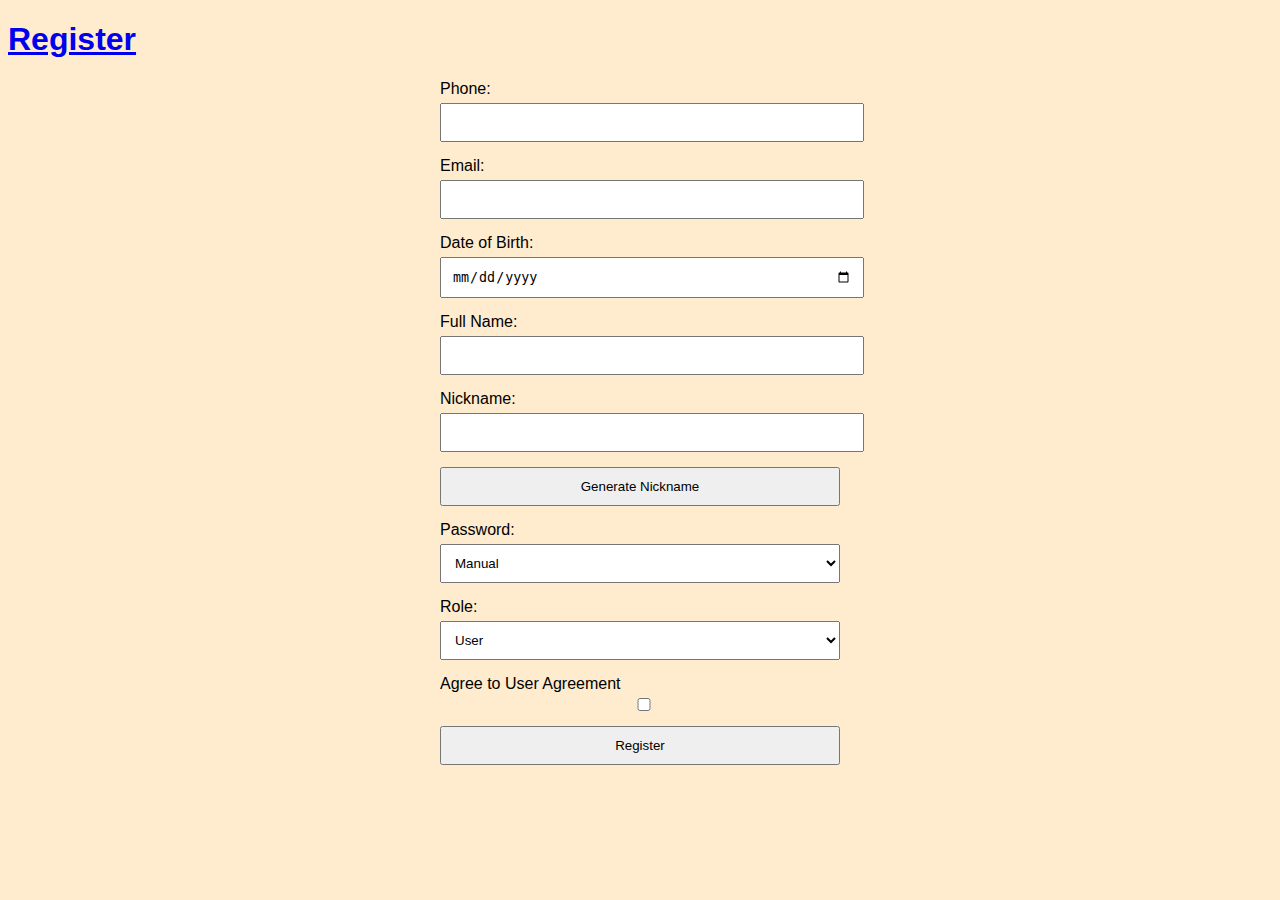
<file: registr/reg.html>
<!DOCTYPE html>
<html lang="en">
<head>
  <meta charset="UTF-8">
  <meta name="viewport" content="width=device-width, initial-scale=1.0">
  <title>Register</title>
  <link rel="stylesheet" href="../general/rega.css">
</head>
<body>
  <a class="ah1" href="../glav/index.html">Register</a>
  <form id="registerForm">
    <label for="phone">Phone:</label>
    <input type="text" id="phone" required>
    <label for="email">Email:</label>
    <input type="email" id="email" required>
    <label for="dob">Date of Birth:</label>
    <input type="date" id="dob" required>
    <label for="name">Full Name:</label>
    <input type="text" id="name" required>
    <label for="nickname">Nickname:</label>
    <input type="text" id="nickname" readonly>
    <button type="button" id="generateNickname">Generate Nickname</button>
    <label for="passwordChoice">Password:</label>
    <select id="passwordChoice">
      <option value="manual">Manual</option>
      <option value="auto">Auto</option>
    </select>
    <div id="manualPasswordFields">
      <input type="password" id="password">
      <input type="password" id="confirmPassword">
    </div>
    <label for="role">Role:</label>
    <select id="role">
      <option value="user">User</option>
      <option value="admin">Admin</option>
    </select>
    <label for="agreement">Agree to User Agreement</label>
    <input type="checkbox" id="agreement" required>
    <button type="submit">Register</button>
  </form>
  <div id="message"></div>
  <script src="../general/scripts.js"></script>
</body>
</html>
</file>
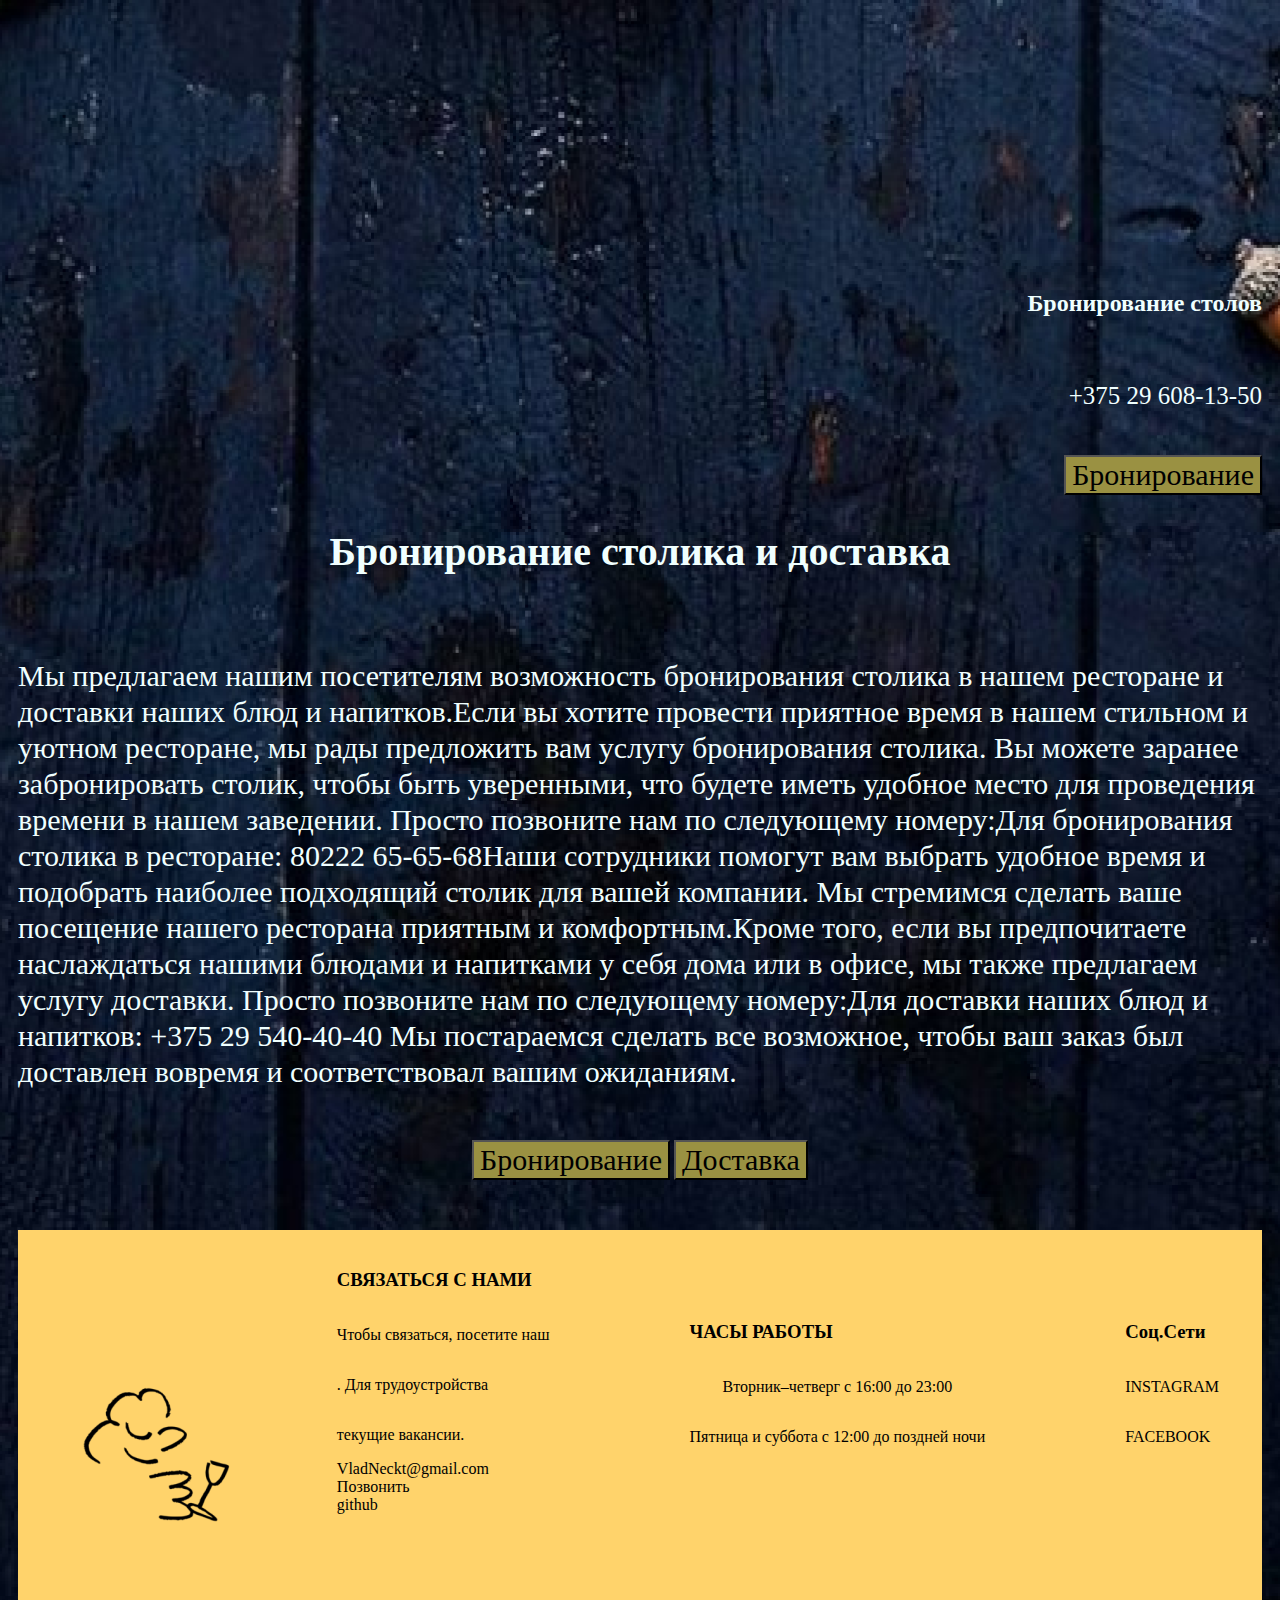
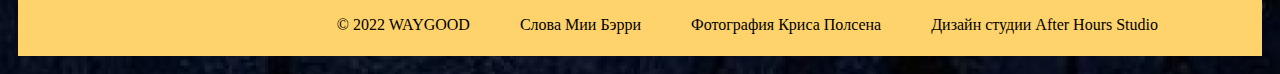
<file: reservation/reservation.html>
<!DOCTYPE html>
<html lang="en">
<head>
    <meta charset="UTF-8">
    <meta name="viewport" content="width=device-width, initial-scale=1.0">
    <title>Reservation</title>
    <link rel="stylesheet" href="stylereservation.css">
</head>
<body>
    <header>
        <a class="ah1a" href="../glav/index.html">WAYGOOD</a>
        <div class="burger-menu" id="burgerMenu">
            <span></span>
            <span></span>
            <span></span>
          </div>
          <div class="header-block1" id="headerBlock">
            <nav class="header-nav">
                <a href="../glav/index.html" id="home"></a>
                <a href="../glav/index.html" id="about"></a>
                <a href="../glav/index.html" id="menus"></a>
                <a href="../glav/index.html" id="drinkmenu"></a>
                <a href="../glav/index.html" id="contact"></a>
                <a href="../glav/index.html" id="vauncher"></a>
                <a href="../glav/index.html" id="reserv"></a>
                <button class="block-sign" id="languageButton" onclick="toggleLanguage()">English</button>
                <button class="block-sign" id="themeButton" onclick="toggleTheme()">Переключить тему</button>
              <button class="block-sign" id="sign"></button>
                <button class="block-sign" id="aut"></button>
                <span id="usernameDisplay" style="display: none;"></span>
                <button class="block-sign" id="logout" style="display: none;">Logout</button>
            </nav>
        </div>
    </header>
    <main>
        <div class="reserv">
            <div class="reserv">
                <h2 id="bronstol"></h2>
                <p>+375 29 608-13-50</p>
            </div>
            <button class="butreserv" id="bronirovan"></button>
        </div>
        <div class="text">
                <h2 id="stol"></h2>
            <div class="textintext">
                <p id="mipredlog"></p>
            </div>
            <div class="buttontext">
                <button class="butreserv" id="bronirov"></button>
                <button class="butreserv" id="dostavka"></button>
            </div>
        </div>
        <div class="admin-only" style="display: none;">
            <h2>Admin Content</h2>
            <p>This content is only visible to admin users.</p>
          </div>
    </main>
    <footer>
        <div class="imgfooter">
        </div>
        <div class="textfooter">
            <div class="uptextfooter">
                <div class="contactus">
                    <h3 id="svjaz"></h3>
                    <div class="textcontactus">
                        <p id="chtob"></p>
                        <p id="dlya"></p>
                        <p id="tek"></p>
                        <a href="https://mail.google.com/mail/u/0/#inbox">VladNeckt@gmail.com</a>
                        <a href="tel:+375296081350" id="poz"></a>
                        <a href="https://github.com/DoniZefironi">github</a>
                    </div>
                </div>
                <div class="opening">
                    <h3 id="chas"></h3>
                    <div class="textopening">
                        <p id="vtornkib1"></p>
                        <p id="pat1"></p>
                    </div>
                </div>
                <div class="socials">
                    <h3 id="socialen"></h3>
                    <p>INSTAGRAM</p>
                    <p>FACEBOOK</p>
                </div>
            </div>
            <div class="downfooter">
                <p>© 2022 WAYGOOD</p>
                <p id="slova"></p>
                <p id="photo"></p>
                <p id="disain"></p>
            </div>
        </div>
    </footer>
    <script src="script1.js"></script>
<script src="tema1.js"></script>
<script src="../general/burger.js"></script>
<script src="../general/scripts.js"></script>
<script src="../general/transition.js"></script>
</body>
</html>
</file>
<file: style.css>
body{
    padding: 0;
    margin: auto;
    background-color: #FAF5E5; 
    color: #000;
}
  body.dark {
    background-color: #1a0e09bb; 
    color: #fff;
  }
body p{
    margin: 0;
}
body h2{
    margin: 0;
}
header{
    position: relative;
    display: flex;
    justify-content: center;
    align-items: center;
    flex-direction: row;
    padding-top: 11px;
    padding-bottom: 11px;
    padding-left: 20px;
    gap: 100px;
    opacity: 0;
    transform: translateY(-100%);
    animation: slideInTop 1s forwards;
}
@keyframes slideInTop {
    0% {
      opacity: 0;
      transform: translateY(-100%);
    }
    100% {
      opacity: 1;
      transform: translateY(0);
    }
  }
header::after {
    content: '';
    position: absolute;
    bottom: 0;
    left: 0;
    width: 100%;
    height: 1px; 
    background-color: black; 
}
header h1{
    font-size: 200%;
    margin: 0;
    opacity: 0;
    animation: fadeIn 1s forwards;
}
@keyframes fadeIn {
    0% {
      opacity: 0;
    }
    100% {
      opacity: 1;
    }
  }
  .header-nav{
    display:flex;
    gap: 20px;
    flex-wrap: wrap;
}
.header-nav a{
    text-decoration: none;
    color: #000000;
    line-height: 1em;
    font-size: 1em;
}
  body.dark .header-nav a{
    color: #fff;
  }
.language{
    width: 50px;
    height: 20px;
}
#languageButton{
    background-color: #ccc;
    transition: background-color 0.3s ease;
}
#languageButton:hover {
    background-color: #aa5959;
  }
  #themeButton{
    transition: transform 0.3s ease;
  }
  #themeButton:active {
    transform: scale(0.9);
  }
.place{
    width: 100%;
    display: flex;
    align-items: center;
    flex-direction: row;
}

.placetext{
    margin-left: 34px;
width: 44%;
display: flex;
justify-content: center;
align-items: center;
flex-direction: column;
gap: 80px;
  }
.placetext h2{
    font-size: 300%;
    text-align: center;
    line-height: 60px;
    transition: font-size 0.3s ease;
}
.placetext h2:hover {
    font-size: 320%;
  }
.placete{
    display: flex;
align-items: center;
flex-direction: column;
    gap: 22px;
}
.placetext p{
    font-size: 100%;
}
.imgplace{
    content: url("image/place.png");
    width: 100%;
    transition: width 0.3s ease, height 0.3s ease;
}
.imgplace:hover {
    width: 150%;
  }
.placeimg{
    content: url("image/placebottom.png");
    width: 34%;
}
body.dark .placeimg{
    filter: invert(1);
}
.gheter{
    display: flex;
    justify-content: center;
    align-items: center;
    flex-direction: row;
    padding-top: 10px;
    width: 100%;
    height: 770px;
    position: relative;
}
.gheter_start{
    display: flex;
    justify-content: start;
    align-items: center;
    flex-direction: column;
    width: 50%;
    gap: 80px;
    padding-bottom: 54px;
}
.gheter_starttext{
    display: flex;
    flex-direction: column;
    gap: 50px;
}

.gheterimg{
    content: url("image/gheter.png");
    width: 44%; 
}
body.dark .gheterimg{
    filter: invert(1);
}
.gheter_start h2{
    font-size: 300%;
    text-align: center;
}
.gheter_start p{
    font-size: 110%;
    text-align: center;
    margin-left: 40px;
    opacity: 1;
    transition: opacity 1s;
}
.gheter_start p:hover {
    opacity: 0.5;
  }
.gheter_end{
    display: flex;
    justify-content: center;
    align-items: center;
    flex-direction: column;
    width: 50%;
    margin-right: 19px;
    gap: 15px;
}
.gheter_end p{
    font-size: 190%;
    margin-right: 26px;
    animation: bounce 1s;
}
.gheter_end h3{
    font-size: 90%;
    margin-right: 16px;
    position: relative;
}
@keyframes bounce {
    0%, 100% {
      transform: scale(1);
    }
    50% {
      transform: scale(1.2);
    }
  }
.gheter_end h3::after {
    content: '';
    position: absolute;
    bottom: -20px;
    left: 0;
    width: 100%;
    height: 1px; 
    background-color: black; 
}
.gheter_end h3::after {
    content: '';
    position: absolute;
    bottom: 0;
    left: 0;
    width: 100%;
    height: 1px; 
    background-color: black; 
}
.gheter_endtext{
    display: flex;
    justify-content: center;
    align-items: center;
    gap: 40px;
    flex-direction: column;
}
.gheterendimg{
    content: url("image/gheterend.png");
    width: 45%; 
}
.gheter::after {
    content: '';
    position: absolute;
    top: 0;
    width: 100%;
    height: 1px; 
    background-color: black; 
}

.themenu{
display: flex;
align-items: center;
flex-direction: column;
padding: 60px 0px 10px 0px;
width: 100%;
}
.viewmenu{
display: flex;
justify-content: center;
align-items: center;
flex-direction: row;
}
.textview{
flex-direction: column;
align-items: start;
display: flex;
gap: 30px;
width: 50%;
margin-left: 106px;
margin-bottom: 44px;
}
.textinmenu{
display: flex;
justify-content: center;
align-items: start;
flex-direction: column;
gap: 39px;
}
.textinmenu h2{
    font-family: Roboto;
font-size: 59px;
font-weight: 400;
line-height: 63px;
letter-spacing: 1.7999999523162842px;
text-align: left;
}
.textinmenu p{
    font-family: Roboto;
font-size: 18px;
font-weight: 400;
line-height: 22.4px;
letter-spacing: 0.3199999928474426px;
text-align: left;
width: 68%;
margin-top: 20px;
}
.vtm{
    position: relative;
}
.vtm::after {
    content: '';
    position: absolute;
    bottom: 0;
    left: 0;
    width: 100%;
    height: 1px; 
    background-color: #0000004D; 

}
.viewimg{
    width: 600px; 
    margin-top: 69px; 
    overflow: hidden;
}
.viewimg img {
    display: none;
    width: 100%; 
  height: auto; 
  transform-origin: top left; 
  }
  
.viewimg img.active {
    display: block;
    transform: scale(1.2);
  }
.bookin{
    display: flex;
justify-content: center;
align-items: center;
flex-direction: row;
gap: 200px;
padding-top: 50px;
padding-bottom: 32px;
}
.textbookin{
    display: flex;
justify-content: center;
align-items: start;
flex-direction: column;
gap: 39px;
width: 29%;
}
.textbookin p{
    font-family: Roboto;
font-size: 28px;
font-weight: 400;
line-height: 33.8px;
letter-spacing: 0.7799999713897705px;
text-align: left;

}
.bookimg{
    content: url("image/heartfull.png");
    width: 31.5%; 
    margin-right: 20px;
}

.honest{
    display: flex;
justify-content: center;
align-items: center;
flex-direction: row;
background-color: #9C421F;
padding-top: 50px;
padding-left: 100px;
gap: 139px;
}
body.dark .honest {
    background-color: #1a0e09bb; 
    color: #fff;
  }
.slider {
  position: relative;
  width: 100%;
  height: auto;
  display: flex;
  flex-direction: column;
  justify-content: center;
  align-items: center;
}

.slides-container {
  width: 500px;
  height: auto;
  overflow: hidden;
}

.slides-container img {
  display: block;
  width: 100%;
  height: auto;
}

.pagination {
  text-align: center;
  margin-top: 10px;
}

.pagination button {
  padding: 5px 10px;
  cursor: pointer;
}

.current-slide {
  font-weight: bold;
}
.texthonest{
    display: flex;
justify-content: center;
align-items: center;
flex-direction: column;
gap: 30px;
}
.mintexthonest{
    display: flex;
justify-content: center;
align-items: center;
flex-direction: column;
gap: 44px;
width: 60%;
}
.mintexthonest h2{
    font-family: Roboto;
font-size: 60px;
font-weight: 400;
line-height: 63px;
letter-spacing: 1.7999999523162842px;
text-align: center;
}
.mintexthonest p{
    font-family: Roboto;
font-size: 19px;
font-weight: 400;
line-height: 22.4px;
letter-spacing: 0.3199999928474426px;
text-align: center;
}
.mintexthonest b{
    font-family: Roboto;
font-size: 13px;
font-weight: 400;
line-height: 13px;
letter-spacing: 2.0799999237060547px;
text-align: center;
}
.texthonest b{
    font-family: Roboto;
font-size: 13px;
font-weight: 400;
line-height: 13px;
letter-spacing: 2.0799999237060547px;
text-align: center;
}
.bottomhonest{
    content: url("image/IMAGE.png");
    width: 30.5%; 
}
body.dark .bottomhonest{
    filter: invert(1);
}
.need{
    display: flex;
justify-content: space-around;
align-items: center;
flex-direction: row;
padding: 62px 0px 40px 0px;
}
.needimg{
    content: url("image/needagift.png");
}
.textneed{
    display: flex;
justify-content: start;
align-items: start;
flex-direction: column;
width: 30%;
gap: 44px;
}
.block-sign{
    margin-left: 33px;
    padding: 0.5px 11px;
    border: 0.5px solid #FFFFFF;
    border-radius: 9px;
    background-color: #FFFFFF;
}
body.dark .block-sign{
    border: 0.5px solid #000000;
    background-color: #000000;
    color: #FAF5E5;
}
#bron{
    text-decoration: none;
    color: #000;
}
body.dark #bron{
    color: #ffff;
}
#vievmenu{
    text-decoration: none;
    color: #000;
}
body.dark #vievmenu{
    color: #ffff;
}
#reservi{
    text-decoration: none;
    color: #000;
}
body.dark #reservi{
    color: #ffff;
}
#drinkmen{
    text-decoration: none;
    color: #000;
}
body.dark #drinkmen{
    color: #ffff;
}
.textneed h2{
    font-family: Roboto;
    font-size: 60px;
    font-weight: 400;
    line-height: 63px;
    letter-spacing: 1.7999999523162842px;
    text-align: left;
}
.textneed p{
    font-family: Roboto;
    font-size: 16px;
    font-weight: 400;
    line-height: 22.4px;
    letter-spacing: 0.3199999928474426px;
    text-align: left;
}
.textneed b{
    font-family: Roboto;
    font-size: 12px;
    font-weight: 400;
    line-height: 13px;
    letter-spacing: 2.0799999237060547px;
    text-align: left;
}

.blocklazanya{
    width: 100%;
    height: 760px;
}
.lazanya{
    content: url("image/lazanya.png");
    width: 100%;
    height: 100%;
    object-fit: cover;
}

.neigh{
    display: flex;
    justify-content: center;
    align-items: center;
    flex-direction: column;
    gap: 70px;
    padding-top: 100px;
    padding-bottom: 50px;
}
.neigh p{
    font-family: Roboto;
font-size: 26px;
font-weight: 400;
line-height: 33.8px;
letter-spacing: 0.7799999713897705px;
text-align: left;
}
.blocki{
    display: flex;
    justify-content: center;
    align-items: center;
    flex-direction: row;
    gap: 14px;
}
.block{
    border: 1px solid black;
    width: 244px;
    height: 38px;
}
body.dark .block{
    border: 1px solid rgb(255, 255, 255);
}
.blockbutton{
    height: 22px;
    background-color: black;
    color: white;
}

.itsallin{
    display: flex;
    justify-content: center;
    align-items: center;
    flex-direction: row;
    padding: 50px 50px 50px 50px;
    gap: 80px;
}
.itsallinimg{
    content: url("image/itsallin.png");
    margin: 50px 0px 0px 55px;
}
.elementsitsallin{
    display: flex;
    justify-content: center;
    align-items: center;
    flex-direction: column;
    gap: 80px;
}
.textitsallin{
    display: flex;
    align-items: start;
    flex-direction: column;
    gap: 40px;
    padding-top: 96px;
    width: 80%;
}
.textitsallin h2{
    font-family: Roboto;
font-size: 58px;
font-weight: 400;
line-height: 63px;
letter-spacing: 1.7999999523162842px;
text-align: left;
}
.textitsallin b{
    font-family: Roboto;
    font-size: 12px;
    font-weight: 400;
    line-height: 13px;
    letter-spacing: 2.0799999237060547px;
    text-align: left;    
}
.textintext{
    display: flex;
    align-items: start;
    flex-direction: column;
    gap: 10px;
    width: 70%;
}
.textitsallin p{
    font-family: Roboto;
font-size: 16px;
font-weight: 400;
line-height: 22.4px;
letter-spacing: 0.3199999928474426px;
text-align: left;
}
.julpun{
    display: flex;
    justify-content: center;
    align-items: center;
    flex-direction: row;
    gap: 20px;
}
.juliet{
    content: url("image/juliet.png");
}
.punch{
    content: url("image/punch.png");
}
body.dark .punch{
    filter: invert(1);
}
.diners{
    display: flex;
    justify-content: center;
    align-items: center;
    flex-direction: column;
    padding-top: 14px;
    gap: 22px;
    padding-bottom: 60px;
}
.elemdiners{
    display: flex;
    justify-content: center;
    align-items: center;
    flex-direction: column;  
    gap: 70px;
}
.choice{
    content: url("image/choice.png");
}
.textchoice{
    display: flex;
    justify-content: center;
    align-items: center;
    flex-direction: column;
    gap: 16px;
}
.textchoice p{
    font-family: Roboto;
font-size: 13px;
font-weight: 400;
line-height: 13px;
letter-spacing: 2.0799999237060547px;
text-align: center;
}
.imgdiners{
    content: url("image/chto.png");
}
body.dark .imgdiners{
    filter: invert(1);
}
.textdiners{
    display: flex;
    justify-content: center;
    align-items: center;
    flex-direction: column;
    gap: 26px;
}
.rowtextindiners{
    display: flex;
    justify-content: center;
    align-items: center;
    flex-direction: row;
    gap: 24px;
}
.textintextdiners{
    display: flex;
    justify-content: center;
    align-items: center;
    flex-direction: column;
}
.textintextdiners .rowtextindiners p{
    font-family: Roboto;
font-size: 16px;
font-weight: 400;
line-height: 22.4px;
letter-spacing: 0.3199999928474426px;
text-align: center;
}
footer{
    display: flex;
    justify-content: space-around;
    align-items: center;
    flex-direction: row;
    background-color: #FFD36B;
    padding-bottom: 6px;
    opacity: 0;
    transform: translateY(100%);
    animation: slideInBottom 1s forwards;
}
@keyframes slideInBottom {
    0% {
      opacity: 0;
      transform: translateY(100%);
    }
    100% {
      opacity: 1;
      transform: translateY(0);
    }
  }
body.dark footer {
    background-color: #352c18; 
    color: #fff;
  }
.imgfooter{
    content: url("image/placebottom.png");
    margin-top: 36px;
}
body.dark .imgfooter{
    filter: invert(1);
}
.textfooter{
    display: flex;
    gap: 86px;
    align-items: start;
    flex-direction: column;
}
.uptextfooter{
    padding-top: 20px;
    display: flex;
    justify-content: center;
    align-items: center;
    flex-direction: row;
    gap: 120px;
}
.contactus{
    display: flex;
    justify-content: center;
    align-items: start;
    flex-direction: column;
}
.textcontactus{
    display: flex;
    justify-content: center;
    align-items: start;
    flex-direction: column;
}
.textcontactus a{
    text-decoration: none;
    color: inherit;
}
.opening{
    display: flex;
    justify-content: center;
    align-items: start;
    flex-direction: column;
}
.textopening{
    display: flex;
    justify-content: center;
    align-items: center;
    flex-direction: column;
}
.socials{
    display: flex;
    justify-content: center;
    align-items: start;
    flex-direction: column;
}
.downfooter{
    display: flex;
    justify-content: center;
    align-items: center;
    flex-direction: row;
    gap: 50px;
}
.modal {
    display: none;
    position: fixed;
    z-index: 1;
    left: 0;
    top: 0;
    width: 100%;
    height: 100%;
    overflow: auto;
    background-color: rgb(0, 0, 0);
    background-color: rgba(0, 0, 0, 0.4);
    padding-top: 60px;
  }
  
  .modal-content {
    background-color: #fefefe;
    margin: 5% auto;
    padding: 20px;
    border: 1px solid #888;
    width: 80%;
    max-width: 800px;
    border-radius: 10px;
  }
  
  .close {
    color: #aaa;
    float: right;
    font-size: 28px;
    font-weight: bold;
  }
  
  .close:hover,
  .close:focus {
    color: black;
    text-decoration: none;
    cursor: pointer;
  }
  
  #map {
    width: 100%;
    height: 400px;
  }
@media (max-width: 1100px) {
    .textneed h2 {
        font-size: 40px;
        line-height: 43px;
    }
    .mintexthonest h2 {
        font-size: 40px;
        line-height: 43px;
    }
}
@media (max-width: 1030px) {
.honest{
    gap: 40px;
}
body.dark .honest {
    background-color: #1a0e09bb; 
    color: #fff;
  }
.mintexthonest h2{
    font-size: 50px;
}
.textneed h2{
    font-size: 40px;
}
.blocki{
    flex-direction: column;
}
.itsallin{
    gap: 20px;
    padding-left: 0px;
}
.itsallinimg{
    margin-left: 0px;
}
.textitsallin h2{
    width: 77%;
}
.mintexthonest h2 {
font-size: 34px;
}
.viewimg{
    width: 400px;
}
}
.julpun{
    flex-direction: row;
}
@media (max-width: 920px) {
    .viewimg{
        width: 340px;
    }
    .slides-container{
        width: 400px;
    }
    .textneed h2 {
        font-size: 30px;
    }
    .mintexthonest h2 {
        font-size: 30px;
    }
    .julpun{
        flex-direction: column;
    }
}
@media (max-width: 768px) {
    header{
        gap: 433px;
        width: 100%;
        padding-left: 0px;
    }   
    .slides-container{
        width: 350px;
    }
    .viewimg{
        width: 500px;
    }
    body {
        margin: 0;
        font-family: Arial, sans-serif;
        overflow-x: hidden;
      }
      
      .burger-menu {
        width: 30px;
        height: 21px;
        display: flex;
        flex-direction: column;
        justify-content: space-between;
        cursor: pointer;
        position: fixed;
        top: 20px;
        right: 20px;
        z-index: 1000; 
      }
      body.dark .header-nav a{
        color: #000;
      }
      .burger-menu span {
        display: block;
        width: 100%;
        height: 3px;
        background-color: #333;
        transition: all 0.3s ease-in-out;
      }
      
      .header-block1 {
        display: none;
        position: fixed;
        top: 50px;
        right: 0;
        width: 250px;
        height: auto;
        background-color: #fff;
        box-shadow: -2px 0 5px rgba(0, 0, 0, 0.5);
        z-index: 999; 
      }
      
      .header-block1.open {
        display: block;
      }
      
      .header-nav {
        display: flex;
        flex-direction: column;
        padding: 20px;
      }
      
      .header-nav a,
      .header-nav button {
        margin: 10px 0;
        text-decoration: none;
        color: #333;
        background: none;
        border: none;
        cursor: pointer;
        font-size: 16px;
        text-align: left;
      }
      
      .burger-menu.open span:nth-child(1) {
        transform: rotate(45deg) translate(5px, 5px);
      }
      
      .burger-menu.open span:nth-child(2) {
        opacity: 0;
      }
      
      .burger-menu.open span:nth-child(3) {
        transform: rotate(-45deg) translate(5px, -5px);
      }
      
      body.dark .burger-menu span {
        background-color: #fff;
      }
      
      
      
      .place{
        flex-direction: column;
        margin-left: 0px;
        padding-top: 90px;
        gap: 179px;
    }
    .placetext{
    width: 44%;
    gap: 80px;
    margin-left: 12px;
      }
      .placete{
        gap: 66px;
      }
    .placetext::after {
        bottom: -70px;
        left: -50px;
        width: 130%;
    }
    .imgplace{
        width: 100%;
        height: 100%;
        object-fit: cover;
    }
    .imgplaceimg{
        width: 100%;
        height: 854px;
    }
    .placeimg{
        width: 54%;
    }

    .gheter{
        flex-direction: column-reverse;
        height: auto;
        gap: 80px;
        padding-top: 20px;
    }
    .gheter_start{
        gap: 0px;
        width: 70%;
        padding-bottom: 0px;
    }
    .gheter_starttext{
        gap: 45px;
    }
    .gheter_starttext h3{
        margin: 0;
    }
    .gheterimg{
        width: 54%; 
    }
    .gheter_end{
        margin-right: 0px;
        gap: 15px;
    }
    .gheterendimg{
        width: 74%; 
    }

    .themenu{
        padding: 98px 0px 0px 0px;
        width: 100%;
        }
        .viewmenu{
        gap: 0px;
        flex-direction: column;
        }
        .textview{
        margin-left: 16px;
        margin-bottom: 0px;
        }
        .viewimg{
            width: 52%; 
            margin-right: 0px;
            margin-top: 60px; 
        }
        .bookin{
        flex-direction: column;
        gap: 100px;
        padding-top: 20px;
        padding-bottom: 55px;
        }
        .textbookin{
        gap: 99px;
        width: 59%;
        }
        .bookimg{
            width: 52%; 
            margin-right: 0px;
        }

        .honest{
        flex-direction: column-reverse;
        padding-left: 0px;
        padding-bottom: 40px;
        }
        .honestimg{
            display: none;
        }
        .need{
        flex-direction: column;
        gap: 140px;
        }
        .textneed{
        width: 50%;
        }
        .mintexthonest h2{
            width: 92%;
        }

        .blocklazanya{
            padding-top: 0px;
            width: 100%;
            height: 820px;
        }

        .neigh{
            gap: 60px;
            padding-top: 50px;
        }

        .blocki{
            flex-direction: column;
            padding-top: 20px;
            gap: 5px;
        }

        .itsallin{
            padding: 0px 50px 77px 50px;
        }
        .textitsallin{
            padding-top: 76px;
            margin-left: 60px;
        }
        .textitsallin h2{
            width: 87%;
        }
        .julpun{
            margin-right: 27px;
            margin-bottom: 20px;
            flex-direction: column;
        }
        .diners{
            padding-bottom: 33px;
        }
        .itsallinimg{
            display: none;
        }
        .uptextfooter{
            flex-direction: column;
        }
        .downfooter{
            flex-direction: column;
        }
}
@media (max-width: 690px) {
    header{
        gap: 333px;
        width: 100%;
        padding-left: 0px;
    }  
    .slides-container{
        width: 300px;
    }
}
@media (max-width: 600px) {
    header{
        gap: 233px;
        width: 100%; 
        padding-left: 0px;
    }  
    .needimg{
        width: 80%;
    }
    .julpun{
        margin-right: 2px;
    }
    .slides-container{
        width: 250px;
    }
}
@media (max-width: 490px) {
    header{
        padding-left: 0px;
        gap: 83px;
        width: 100%;
    }  
    .julpun{
        flex-direction: column;
    }
    .textinmenu h2 {
        font-size: 40px;
        line-height: 40px;
    }
    .imgfooter{
        display: none;
    }
    .uptextfooter{
        gap: 20px;
    }
    .gheter_start h2 {
        font-size: 240%;
    }
}
@media (max-width: 320px) {
    header{
        gap: 33px;
        padding-left: 0px;
    }
.gheter_end p{
    line-height: 33px;
}
.gheterimg{
    margin: 6px 0px 0px 10px;
}
.gheter_start{
    font-size: 104%;
}
.textinmenu{
    margin-left: 0px;
}
.textview{
    margin-left: 6px;
}
.vtm{
    margin-left: 10px;
}
.textbookin{
    margin: 5px 0px 0px 10px;
}
.gheter_start h2{
    font-size: 268%;
}
.needimg{
    width: 100%;
}
.julpun{
    flex-direction: column;
}
}
</file>
<file: glav/style.css>
body{
    padding: 0;
    margin: auto;
    background-color: #FAF5E5; 
    color: #000;
}
  body.dark {
    background-color: #1a0e09bb; 
    color: #fff;
  }
body p{
    margin: 0;
}
body h2{
    margin: 0;
}
.ah1a{
        font-size: 2em; 
        font-weight: bold; 
        display: block; 
        margin-top: 0.67em; 
        margin-bottom: 0.67em;
        margin-left: 0;
        margin-right: 0;
}
header{
    position: relative;
    display: flex;
    justify-content: center;
    align-items: center;
    flex-direction: row;
    padding-top: 11px;
    padding-bottom: 11px;
    padding-left: 20px;
    gap: 100px;
    opacity: 0;
    transform: translateY(-100%);
    animation: slideInTop 1s forwards;
}
@keyframes slideInTop {
    0% {
      opacity: 0;
      transform: translateY(-100%);
    }
    100% {
      opacity: 1;
      transform: translateY(0);
    }
  }
header::after {
    content: '';
    position: absolute;
    bottom: 0;
    left: 0;
    width: 100%;
    height: 1px; 
    background-color: black; 
}
header h1{
    font-size: 200%;
    margin: 0;
    opacity: 0;
    animation: fadeIn 1s forwards;
}
@keyframes fadeIn {
    0% {
      opacity: 0;
    }
    100% {
      opacity: 1;
    }
  }
  .header-nav{
    display:flex;
    gap: 20px;
    flex-wrap: wrap;
}
.header-nav a{
    text-decoration: none;
    color: #000000;
    line-height: 1em;
    font-size: 1em;
}
  body.dark .header-nav a{
    color: #fff;
  }
.language{
    width: 50px;
    height: 20px;
}
#languageButton{
    background-color: #ccc;
    transition: background-color 0.3s ease;
}
#languageButton:hover {
    background-color: #aa5959;
  }
  #themeButton{
    transition: transform 0.3s ease;
  }
  #themeButton:active {
    transform: scale(0.9);
  }
.place{
    width: 100%;
    display: flex;
    align-items: center;
    flex-direction: row;
}

.placetext{
    margin-left: 34px;
width: 44%;
display: flex;
justify-content: center;
align-items: center;
flex-direction: column;
gap: 80px;
  }
.placetext h2{
    font-size: 300%;
    text-align: center;
    line-height: 60px;
    transition: font-size 0.3s ease;
}
.placetext h2:hover {
    font-size: 320%;
  }
.placete{
    display: flex;
align-items: center;
flex-direction: column;
    gap: 22px;
}
.placetext p{
    font-size: 100%;
}
.imgplace{
    content: url("../general/image/place.png");
    width: 100%;
    transition: width 0.3s ease, height 0.3s ease;
}
.imgplace:hover {
    width: 150%;
  }
.placeimg{
    content: url("../general/image/placebottom.png");
    width: 34%;
}
body.dark .placeimg{
    filter: invert(1);
}
.gheter{
    display: flex;
    justify-content: center;
    align-items: center;
    flex-direction: row;
    padding-top: 10px;
    width: 100%;
    height: 770px;
    position: relative;
}
.gheter_start{
    display: flex;
    justify-content: start;
    align-items: center;
    flex-direction: column;
    width: 50%;
    gap: 80px;
    padding-bottom: 54px;
}
.gheter_starttext{
    display: flex;
    flex-direction: column;
    gap: 50px;
}

.gheterimg{
    content: url("../general/image/gheter.png");
    width: 44%; 
}
body.dark .gheterimg{
    filter: invert(1);
}
.gheter_start h2{
    font-size: 300%;
    text-align: center;
}
.gheter_start p{
    font-size: 110%;
    text-align: center;
    margin-left: 40px;
    opacity: 1;
    transition: opacity 1s;
}
.gheter_start p:hover {
    opacity: 0.5;
  }
.gheter_end{
    display: flex;
    justify-content: center;
    align-items: center;
    flex-direction: column;
    width: 50%;
    margin-right: 19px;
    gap: 15px;
    padding-top: 100px;
}
.gheter_end p{
    font-size: 190%;
    margin-right: 26px;
    animation: bounce 1s;
}
.gheter_end h3{
    font-size: 90%;
    margin-right: 16px;
    position: relative;
}
@keyframes bounce {
    0%, 100% {
      transform: scale(1);
    }
    50% {
      transform: scale(1.2);
    }
  }
.gheter_end h3::after {
    content: '';
    position: absolute;
    bottom: -20px;
    left: 0;
    width: 100%;
    height: 1px; 
    background-color: black; 
}
.gheter_end h3::after {
    content: '';
    position: absolute;
    bottom: 0;
    left: 0;
    width: 100%;
    height: 1px; 
    background-color: black; 
}
.gheter_endtext{
    display: flex;
    justify-content: center;
    align-items: center;
    gap: 40px;
    flex-direction: column;
}
.gheterendimg{
    content: url("../general/image/gheterend.png");
    width: 45%; 
}
.gheter::after {
    content: '';
    position: absolute;
    top: 0;
    width: 100%;
    height: 1px; 
    background-color: black; 
}

.themenu{
display: flex;
align-items: center;
flex-direction: column;
padding: 60px 0px 10px 0px;
width: 100%;
}
.viewmenu{
display: flex;
justify-content: center;
align-items: center;
flex-direction: row;
}
.textview{
flex-direction: column;
align-items: start;
display: flex;
gap: 30px;
width: 50%;
margin-left: 106px;
margin-bottom: 44px;
}
.textinmenu{
display: flex;
justify-content: center;
align-items: start;
flex-direction: column;
gap: 39px;
}
.textinmenu h2{
    font-family: Roboto;
font-size: 59px;
font-weight: 400;
line-height: 63px;
letter-spacing: 1.7999999523162842px;
text-align: left;
}
.textinmenu p{
    font-family: Roboto;
font-size: 18px;
font-weight: 400;
line-height: 22.4px;
letter-spacing: 0.3199999928474426px;
text-align: left;
width: 68%;
margin-top: 20px;
}
.vtm{
    position: relative;
}
.vtm::after {
    content: '';
    position: absolute;
    bottom: 0;
    left: 0;
    width: 100%;
    height: 1px; 
    background-color: #0000004D; 

}
.viewimg{
    width: 600px; 
    margin-top: 69px; 
    overflow: hidden;
}
.viewimg img {
    display: none;
    width: 100%; 
  height: auto; 
  transform-origin: top left; 
  }
  
.viewimg img.active {
    display: block;
    transform: scale(1.2);
  }
.bookin{
    display: flex;
justify-content: center;
align-items: center;
flex-direction: row;
gap: 200px;
padding-top: 50px;
padding-bottom: 32px;
}
.textbookin{
    display: flex;
justify-content: center;
align-items: start;
flex-direction: column;
gap: 39px;
width: 29%;
}
.textbookin p{
    font-family: Roboto;
font-size: 28px;
font-weight: 400;
line-height: 33.8px;
letter-spacing: 0.7799999713897705px;
text-align: left;

}
.bookimg{
    content: url("../general/image/heartfull.png");
    width: 31.5%; 
    margin-right: 20px;
}

.honest{
    display: flex;
justify-content: center;
align-items: center;
flex-direction: row;
background-color: #9C421F;
padding-top: 50px;
padding-left: 100px;
gap: 139px;
}
body.dark .honest {
    background-color: #1a0e09bb; 
    color: #fff;
  }
.slider {
  position: relative;
  width: 100%;
  height: auto;
  display: flex;
  flex-direction: column;
  justify-content: center;
  align-items: center;
}

.slides-container {
  width: 500px;
  height: auto;
  overflow: hidden;
}

.slides-container img {
  display: block;
  width: 100%;
  height: auto;
}

.pagination {
  text-align: center;
  margin-top: 10px;
}

.pagination button {
  padding: 5px 10px;
  cursor: pointer;
}

.current-slide {
  font-weight: bold;
}
.texthonest{
    display: flex;
justify-content: center;
align-items: center;
flex-direction: column;
gap: 30px;
}
.mintexthonest{
    display: flex;
justify-content: center;
align-items: center;
flex-direction: column;
gap: 44px;
width: 60%;
}
.mintexthonest h2{
    font-family: Roboto;
font-size: 60px;
font-weight: 400;
line-height: 63px;
letter-spacing: 1.7999999523162842px;
text-align: center;
}
.mintexthonest p{
    font-family: Roboto;
font-size: 19px;
font-weight: 400;
line-height: 22.4px;
letter-spacing: 0.3199999928474426px;
text-align: center;
}
.mintexthonest b{
    font-family: Roboto;
font-size: 13px;
font-weight: 400;
line-height: 13px;
letter-spacing: 2.0799999237060547px;
text-align: center;
}
.texthonest b{
    font-family: Roboto;
font-size: 13px;
font-weight: 400;
line-height: 13px;
letter-spacing: 2.0799999237060547px;
text-align: center;
}
.bottomhonest{
    content: url("../general/image/IMAGE.png");
    width: 30.5%; 
}
body.dark .bottomhonest{
    filter: invert(1);
}
.need{
    display: flex;
justify-content: space-around;
align-items: center;
flex-direction: row;
padding: 62px 0px 40px 0px;
}
.needimg{
    content: url("../general/image/needagift.png");
}
.textneed{
    display: flex;
justify-content: start;
align-items: start;
flex-direction: column;
width: 30%;
gap: 44px;
}
.block-sign{
    margin-left: 33px;
    padding: 0.5px 11px;
    border: 0.5px solid #FFFFFF;
    border-radius: 9px;
    background-color: #FFFFFF;
}
body.dark .block-sign{
    border: 0.5px solid #000000;
    background-color: #000000;
    color: #FAF5E5;
}
#usernameDisplay{
    text-decoration: none;
    color: #000000;
    line-height: 1em;
    font-size: 1em;
}
#bron{
    text-decoration: none;
    color: #000;
}
body.dark #bron{
    color: #ffff;
}
#vievmenu{
    text-decoration: none;
    color: #000;
}
body.dark #vievmenu{
    color: #ffff;
}
#reservi{
    text-decoration: none;
    color: #000;
}
body.dark #reservi{
    color: #ffff;
}
#drinkmen{
    text-decoration: none;
    color: #000;
}
body.dark #drinkmen{
    color: #ffff;
}
.textneed h2{
    font-family: Roboto;
    font-size: 60px;
    font-weight: 400;
    line-height: 63px;
    letter-spacing: 1.7999999523162842px;
    text-align: left;
}
.textneed p{
    font-family: Roboto;
    font-size: 16px;
    font-weight: 400;
    line-height: 22.4px;
    letter-spacing: 0.3199999928474426px;
    text-align: left;
}
.textneed b{
    font-family: Roboto;
    font-size: 12px;
    font-weight: 400;
    line-height: 13px;
    letter-spacing: 2.0799999237060547px;
    text-align: left;
}

.blocklazanya{
    width: 100%;
    height: 760px;
}
.lazanya{
    content: url("../general/image/lazanya.png");
    width: 100%;
    height: 100%;
    object-fit: cover;
}

.neigh{
    display: flex;
    justify-content: center;
    align-items: center;
    flex-direction: column;
    gap: 70px;
    padding-top: 100px;
    padding-bottom: 50px;
}
.neigh p{
    font-family: Roboto;
font-size: 26px;
font-weight: 400;
line-height: 33.8px;
letter-spacing: 0.7799999713897705px;
text-align: left;
}
.blocki{
    display: flex;
    justify-content: center;
    align-items: center;
    flex-direction: row;
    gap: 14px;
}
.block{
    border: 1px solid black;
    width: 244px;
    height: 38px;
}
body.dark .block{
    border: 1px solid rgb(255, 255, 255);
}
.blockbutton{
    height: 22px;
    background-color: black;
    color: white;
}

.itsallin{
    display: flex;
    justify-content: center;
    align-items: center;
    flex-direction: row;
    padding: 50px 50px 50px 50px;
    gap: 80px;
}
.itsallinimg{
    content: url("../general/image/itsallin.png");
    margin: 50px 0px 0px 55px;
}
.elementsitsallin{
    display: flex;
    justify-content: center;
    align-items: center;
    flex-direction: column;
    gap: 80px;
}
.textitsallin{
    display: flex;
    align-items: start;
    flex-direction: column;
    gap: 40px;
    padding-top: 96px;
    width: 80%;
}
.textitsallin h2{
    font-family: Roboto;
font-size: 58px;
font-weight: 400;
line-height: 63px;
letter-spacing: 1.7999999523162842px;
text-align: left;
}
.textitsallin b{
    font-family: Roboto;
    font-size: 12px;
    font-weight: 400;
    line-height: 13px;
    letter-spacing: 2.0799999237060547px;
    text-align: left;    
}
.textintext{
    display: flex;
    align-items: start;
    flex-direction: column;
    gap: 10px;
    width: 70%;
}
.textitsallin p{
    font-family: Roboto;
font-size: 16px;
font-weight: 400;
line-height: 22.4px;
letter-spacing: 0.3199999928474426px;
text-align: left;
}
.julpun{
    display: flex;
    justify-content: center;
    align-items: center;
    flex-direction: row;
    gap: 20px;
}
.juliet{
    content: url("../general/image/juliet.png");
}
.punch{
    content: url("../general/image/punch.png");
}
body.dark .punch{
    filter: invert(1);
}
.diners{
    display: flex;
    justify-content: center;
    align-items: center;
    flex-direction: column;
    padding-top: 14px;
    gap: 22px;
    padding-bottom: 60px;
}
.elemdiners{
    display: flex;
    justify-content: center;
    align-items: center;
    flex-direction: column;  
    gap: 70px;
}
.choice{
    content: url("../general/image/choice.png");
}
.textchoice{
    display: flex;
    justify-content: center;
    align-items: center;
    flex-direction: column;
    gap: 16px;
}
.textchoice p{
    font-family: Roboto;
font-size: 13px;
font-weight: 400;
line-height: 13px;
letter-spacing: 2.0799999237060547px;
text-align: center;
}
.imgdiners{
    content: url("../general/image/chto.png");
}
body.dark .imgdiners{
    filter: invert(1);
}
.textdiners{
    display: flex;
    justify-content: center;
    align-items: center;
    flex-direction: column;
    gap: 26px;
}
.rowtextindiners{
    display: flex;
    justify-content: center;
    align-items: center;
    flex-direction: row;
    gap: 24px;
}
.textintextdiners{
    display: flex;
    justify-content: center;
    align-items: center;
    flex-direction: column;
}
.textintextdiners .rowtextindiners p{
    font-family: Roboto;
font-size: 16px;
font-weight: 400;
line-height: 22.4px;
letter-spacing: 0.3199999928474426px;
text-align: center;
}
footer{
    display: flex;
    justify-content: space-around;
    align-items: center;
    flex-direction: row;
    background-color: #FFD36B;
    padding-bottom: 6px;
    opacity: 0;
    transform: translateY(100%);
    animation: slideInBottom 1s forwards;
}
@keyframes slideInBottom {
    0% {
      opacity: 0;
      transform: translateY(100%);
    }
    100% {
      opacity: 1;
      transform: translateY(0);
    }
  }
body.dark footer {
    background-color: #352c18; 
    color: #fff;
  }
.imgfooter{
    content: url("../general/image/placebottom.png");
    margin-top: 36px;
}
body.dark .imgfooter{
    filter: invert(1);
}
.textfooter{
    display: flex;
    gap: 86px;
    align-items: start;
    flex-direction: column;
}
.uptextfooter{
    padding-top: 20px;
    display: flex;
    justify-content: center;
    align-items: center;
    flex-direction: row;
    gap: 120px;
}
.contactus{
    display: flex;
    justify-content: center;
    align-items: start;
    flex-direction: column;
}
.textcontactus{
    display: flex;
    justify-content: center;
    align-items: start;
    flex-direction: column;
}
.textcontactus a{
    text-decoration: none;
    color: inherit;
}
.opening{
    display: flex;
    justify-content: center;
    align-items: start;
    flex-direction: column;
}
.textopening{
    display: flex;
    justify-content: center;
    align-items: center;
    flex-direction: column;
}
.socials{
    display: flex;
    justify-content: center;
    align-items: start;
    flex-direction: column;
}
.downfooter{
    display: flex;
    justify-content: center;
    align-items: center;
    flex-direction: row;
    gap: 50px;
}
.modal {
    display: none;
    position: fixed;
    z-index: 1;
    left: 0;
    top: 0;
    width: 100%;
    height: 100%;
    overflow: auto;
    background-color: rgb(0, 0, 0);
    background-color: rgba(0, 0, 0, 0.4);
    padding-top: 60px;
  }
  
  .modal-content {
    background-color: #fefefe;
    margin: 5% auto;
    padding: 20px;
    border: 1px solid #888;
    width: 80%;
    max-width: 800px;
    border-radius: 10px;
  }
  
  .close {
    color: #aaa;
    float: right;
    font-size: 28px;
    font-weight: bold;
  }
  
  .close:hover,
  .close:focus {
    color: black;
    text-decoration: none;
    cursor: pointer;
  }
  
  #map {
    width: 100%;
    height: 400px;
  }
@media (max-width: 1100px) {
    .textneed h2 {
        font-size: 40px;
        line-height: 43px;
    }
    .mintexthonest h2 {
        font-size: 40px;
        line-height: 43px;
    }
}
@media (max-width: 1030px) {
.honest{
    gap: 40px;
}
body.dark .honest {
    background-color: #1a0e09bb; 
    color: #fff;
  }
.mintexthonest h2{
    font-size: 50px;
}
.textneed h2{
    font-size: 40px;
}
.blocki{
    flex-direction: column;
}
.itsallin{
    gap: 20px;
    padding-left: 0px;
}
.itsallinimg{
    margin-left: 0px;
}
.textitsallin h2{
    width: 77%;
}
.mintexthonest h2 {
font-size: 34px;
}
.viewimg{
    width: 400px;
}
}
.julpun{
    flex-direction: row;
}
@media (max-width: 920px) {
    .viewimg{
        width: 340px;
    }
    .slides-container{
        width: 400px;
    }
    .textneed h2 {
        font-size: 30px;
    }
    .mintexthonest h2 {
        font-size: 30px;
    }
    .julpun{
        flex-direction: column;
    }
}
@media (max-width: 768px) {
    header{
        gap: 433px;
        width: 100%;
        padding-left: 0px;
    }   
    .slides-container{
        width: 350px;
    }
    .viewimg{
        width: 500px;
    }
    body {
        margin: 0;
        font-family: Arial, sans-serif;
        overflow-x: hidden;
      }
      
      .burger-menu {
        width: 30px;
        height: 21px;
        display: flex;
        flex-direction: column;
        justify-content: space-between;
        cursor: pointer;
        position: fixed;
        top: 20px;
        right: 20px;
        z-index: 1000; 
      }
      body.dark .header-nav a{
        color: #000;
      }
      .burger-menu span {
        display: block;
        width: 100%;
        height: 3px;
        background-color: #333;
        transition: all 0.3s ease-in-out;
      }
      
      .header-block1 {
        display: none;
        position: fixed;
        top: 50px;
        right: 0;
        width: 250px;
        height: auto;
        background-color: #fff;
        box-shadow: -2px 0 5px rgba(0, 0, 0, 0.5);
        z-index: 999; 
      }
      
      .header-block1.open {
        display: block;
      }
      
      .header-nav {
        display: flex;
        flex-direction: column;
        padding: 20px;
      }
      
      .header-nav a,
      .header-nav button {
        margin: 10px 0;
        text-decoration: none;
        color: #333;
        background: none;
        border: none;
        cursor: pointer;
        font-size: 16px;
        text-align: left;
      }
      
      .burger-menu.open span:nth-child(1) {
        transform: rotate(45deg) translate(5px, 5px);
      }
      
      .burger-menu.open span:nth-child(2) {
        opacity: 0;
      }
      
      .burger-menu.open span:nth-child(3) {
        transform: rotate(-45deg) translate(5px, -5px);
      }
      
      body.dark .burger-menu span {
        background-color: #fff;
      }
      
      .place{
        flex-direction: column;
        margin-left: 0px;
        padding-top: 90px;
        gap: 179px;
    }
    .placetext{
    width: 44%;
    gap: 80px;
    margin-left: 12px;
      }
      .placete{
        gap: 66px;
      }
    .placetext::after {
        bottom: -70px;
        left: -50px;
        width: 130%;
    }
    .imgplace{
        width: 100%;
        height: 100%;
        object-fit: cover;
    }
    .imgplaceimg{
        width: 100%;
        height: 854px;
    }
    .placeimg{
        width: 54%;
    }

    .gheter{
        flex-direction: column-reverse;
        height: auto;
        gap: 80px;
        padding-top: 20px;
    }
    .gheter_start{
        gap: 0px;
        width: 70%;
        padding-bottom: 0px;
    }
    .gheter_starttext{
        gap: 45px;
    }
    .gheter_starttext h3{
        margin: 0;
    }
    .gheterimg{
        width: 54%; 
    }
    .gheter_end{
        margin-right: 0px;
        gap: 15px;
    }
    .gheterendimg{
        width: 74%; 
    }

    .themenu{
        padding: 98px 0px 0px 0px;
        width: 100%;
        }
        .viewmenu{
        gap: 0px;
        flex-direction: column;
        }
        .textview{
        margin-left: 16px;
        margin-bottom: 0px;
        }
        .viewimg{
            width: 52%; 
            margin-right: 0px;
            margin-top: 60px; 
        }
        .bookin{
        flex-direction: column;
        gap: 100px;
        padding-top: 20px;
        padding-bottom: 55px;
        }
        .textbookin{
        gap: 99px;
        width: 59%;
        }
        .bookimg{
            width: 52%; 
            margin-right: 0px;
        }

        .honest{
        flex-direction: column-reverse;
        padding-left: 0px;
        padding-bottom: 40px;
        }
        .honestimg{
            display: none;
        }
        .need{
        flex-direction: column;
        gap: 140px;
        }
        .textneed{
        width: 50%;
        }
        .mintexthonest h2{
            width: 92%;
        }

        .blocklazanya{
            padding-top: 0px;
            width: 100%;
            height: 820px;
        }

        .neigh{
            gap: 60px;
            padding-top: 50px;
        }

        .blocki{
            flex-direction: column;
            padding-top: 20px;
            gap: 5px;
        }

        .itsallin{
            padding: 0px 50px 77px 50px;
        }
        .textitsallin{
            padding-top: 76px;
            margin-left: 60px;
        }
        .textitsallin h2{
            width: 87%;
        }
        .julpun{
            margin-right: 27px;
            margin-bottom: 20px;
            flex-direction: column;
        }
        .diners{
            padding-bottom: 33px;
        }
        .itsallinimg{
            display: none;
        }
        .uptextfooter{
            flex-direction: column;
        }
        .downfooter{
            flex-direction: column;
        }
}
@media (max-width: 690px) {
    header{
        gap: 333px;
        width: 100%;
        padding-left: 0px;
    }  
    .slides-container{
        width: 300px;
    }
}
@media (max-width: 600px) {
    header{
        gap: 233px;
        width: 100%; 
        padding-left: 0px;
    }  
    .needimg{
        width: 80%;
    }
    .julpun{
        margin-right: 2px;
    }
    .slides-container{
        width: 250px;
    }
}
@media (max-width: 490px) {
    header{
        padding-left: 0px;
        gap: 83px;
        width: 100%;
    }  
    .julpun{
        flex-direction: column;
    }
    .textinmenu h2 {
        font-size: 40px;
        line-height: 40px;
    }
    .imgfooter{
        display: none;
    }
    .uptextfooter{
        gap: 20px;
    }
    .gheter_start h2 {
        font-size: 240%;
    }
}
@media (max-width: 320px) {
    header{
        gap: 33px;
        padding-left: 0px;
    }
.gheter_end p{
    line-height: 33px;
}
.gheterimg{
    margin: 6px 0px 0px 10px;
}
.gheter_start{
    font-size: 104%;
}
.textinmenu{
    margin-left: 0px;
}
.textview{
    margin-left: 6px;
}
.vtm{
    margin-left: 10px;
}
.textbookin{
    margin: 5px 0px 0px 10px;
}
.gheter_start h2{
    font-size: 268%;
}
.needimg{
    width: 100%;
}
.julpun{
    flex-direction: column;
}
}
</file>
<file: styledrink.css>
body{
    display: flex;
    gap: 50px;
    margin: 0;
    flex-direction: column;
    background-color: #FAF5E5;
}
body.dark {
    background-color: #1a0e09bb; 
    color: #fff;
  }
  body.dark footer {
    background-color: #352c18; 
    color: #fff;
  }
header{
    background-image: url("image/drink.png");
    width: 100%;
    display: flex;
    align-items: center;
    justify-content: center;
    gap: 30px;
}
header h1{
    color: #FFFF;
    font-family: Roboto;
    font-size: 64px;
    animation: fadeIn 1s forwards;
}
@keyframes fadeIn {
    0% {
      opacity: 0;
    }
    100% {
      opacity: 1;
    }
  }
  .header-nav{
    display:flex;
    gap: 20px;
    flex-wrap: wrap;
}
.header-nav a{
    text-decoration: none;
    color: #fff;
    line-height: 1em;
    font-size: 1em;
}
.language{
    width: 50px;
    height: 20px;
}
#languageButton{
    background-color: #ccc;
    transition: background-color 0.3s ease;
}
#languageButton:hover {
    background-color: #aa5959;
  }
  #themeButton{
    transition: transform 0.3s ease;
  }
  #themeButton:active {
    transform: scale(0.9);
  }
main{
    flex-direction: column;
    display: flex;
    justify-content: center;
    align-items: center;
}
.drinklist{
    display: flex;
    justify-content: center;
    align-items: center;
    flex-direction: column;
    gap: 30px;
    flex-wrap: wrap;
}
.drinklist h2{
    position: relative;
    font-size: 40px;
    }
    .drinklist h2::after {
        content: '';
        position: absolute;
        bottom: -10px;
        left: 0;
        width: 100%;
        height: 3px; 
        background-color: #0000004d; 
    
    }
    .drinkblocki{
        display: flex;
        justify-content: center;
        align-items: center;
        flex-direction: row;
        gap: 30px;
        flex-wrap: wrap;
    }
.drink{
    display: flex;
    align-items: start;
    flex-direction: column;
    gap: 10px;
    border-radius: 10px;
    border: 2px solid black;
    padding: 10px;
    width: 600px;
}
.wihi{
  width: 300px;
  height: 198px;  
}
.text{
    display: flex;
    justify-content: start;
    align-items: center;
    flex-direction: row;
    gap: 30px;
}
.nametext{
    display: flex;
    align-items: start;
    flex-direction: column;
}
.drinkimg1{
    content: url("image/1aperol.png");
}
.drinkimg2{
    content: url("image/2aperol.png");
}
.drinkimg3{
    content: url("image/3aperol.png");
}
.drinkimg4{
    content: url("image/4aperol.png");
}
.drinkimg5{
    content: url("image/1classik.png");
}
.drinkimg6{
    content: url("image/2classik.png");
}
.drinkimg7{
    content: url("image/3classik.png");
}
.drinkimg8{
    content: url("image/4classik.png");
}
.drinkimg9{
    content: url("image/5classik.png");
}
.drinkimg10{
    content: url("image/6classik.png");
}
.drinkimg11{
    content: url("image/1sig.png");
}
.drinkimg12{
    content: url("image/2sig.png");
}
.drinkimg13{
    content: url("image/3sig.png");
}
.drinkimg14{
    content: url("image/4sig.png");
}
footer{
    display: flex;
    justify-content: space-around;
    align-items: center;
    flex-direction: row;
    background-color: #FFD36B;
    padding-bottom: 6px;
    width: 100%;
}
.imgfooter{
    content: url("image/placebottom.png");
    margin-top: 36px;
}
body.dark .imgfooter{
    filter: invert(1);
}
.textfooter{
    display: flex;
    gap: 86px;
    align-items: start;
    flex-direction: column;
    flex-wrap: wrap;
}
.uptextfooter{
    padding-top: 20px;
    display: flex;
    justify-content: center;
    align-items: center;
    flex-direction: row;
    gap: 140px;
}
.contactus{
    display: flex;
    justify-content: center;
    align-items: start;
    flex-direction: column;
}
.textcontactus{
    display: flex;
    justify-content: center;
    align-items: start;
    flex-direction: column;
}
.textcontactus a{
    text-decoration: none;
    color: inherit;
}
.opening{
    display: flex;
    justify-content: center;
    align-items: start;
    flex-direction: column;
}
.textopening{
    display: flex;
    justify-content: center;
    align-items: center;
    flex-direction: column;
}
.socials{
    display: flex;
    justify-content: center;
    align-items: start;
    flex-direction: column;
}
.downfooter{
    display: flex;
    justify-content: center;
    align-items: center;
    flex-direction: row;
    gap: 50px;
}
@media (max-width: 768px) {
    .uptextfooter{
        flex-direction: column;
        gap: 15px;
    }
    .downfooter{
        flex-direction: column;
        gap: 15px;
    }
    .drink{
        width: 500px;
    }
    body {
        margin: 0;
        font-family: Arial, sans-serif;
        overflow-x: hidden;
      }
      
      .burger-menu {
        width: 30px;
        height: 21px;
        display: flex;
        flex-direction: column;
        justify-content: space-between;
        cursor: pointer;
        position: fixed;
        top: 20px;
        right: 20px;
        z-index: 1000; /* Ensure it's above other elements */
      }
      
      .burger-menu span {
        display: block;
        width: 100%;
        height: 3px;
        background-color: #333;
        transition: all 0.3s ease-in-out;
      }
      
      .header-block1 {
        display: none;
        position: fixed;
        top: 0;
        right: 0;
        width: 250px;
        height: auto;
        background-color: #fff;
        box-shadow: -2px 0 5px rgba(0, 0, 0, 0.5);
        z-index: 999; /* Ensure it's above the main content but below the burger menu */
      }
      
      .header-block1.open {
        display: block;
      }
      
      .header-nav {
        display: flex;
        flex-direction: column;
        padding: 20px;
      }
      
      .header-nav a,
      .header-nav button {
        margin: 10px 0;
        text-decoration: none;
        color: #333;
        background: none;
        border: none;
        cursor: pointer;
        font-size: 16px;
        text-align: left;
      }
      
      .burger-menu.open span:nth-child(1) {
        transform: rotate(45deg) translate(5px, 5px);
      }
      
      .burger-menu.open span:nth-child(2) {
        opacity: 0;
      }
      
      .burger-menu.open span:nth-child(3) {
        transform: rotate(-45deg) translate(5px, -5px);
      }
      
      body.dark .burger-menu span {
        background-color: #fff;
      }
}
@media (max-width: 540px) {
    .drink{
        width: 400px;
    }
}
@media (max-width: 430px) {
    .drink{
        width: 310px;
    }
    .imgfooter{
        display: none;
    }
}
@media (max-width: 340px) {
    .drink{
        width: 290px;
    }
}
</file>
<file: stylemenu.css>
body{
    margin: 0;
    background-color: #FAF5E5;
    gap: 50px;
    display: flex;
    flex-direction: column;
}
body.dark {
    background-color: #1a0e09bb; 
    color: #fff;
  }
header{
    background-image: url("image/backmenu.png");
    width: 100%;
    display: flex;
    align-items: center;
    justify-content: center;
    gap: 30px;
}
header h1{
    color: #FAF5E5;
    font-size: 200%;
    margin: 0;
    opacity: 0;
    animation: fadeIn 1s forwards;
}
@keyframes fadeIn {
    0% {
      opacity: 0;
    }
    100% {
      opacity: 1;
    }
  }
  .header-nav{
    display:flex;
    gap: 20px;
    flex-wrap: wrap;
}
.header-nav a{
    text-decoration: none;
    color: #fff;
    line-height: 1em;
    font-size: 1em;
}
.language{
    width: 50px;
    height: 20px;
}
#languageButton{
    background-color: #ccc;
    transition: background-color 0.3s ease;
}
#languageButton:hover {
    background-color: #aa5959;
  }
  #themeButton{
    transition: transform 0.3s ease;
  }
  #themeButton:active {
    transform: scale(0.9);
  }
.menu{
    display: flex;
    justify-content: center;
    align-items: center;
    flex-direction: column;
    gap: 50px;
}
.tothecompany{
    display: flex;
    justify-content: center;
    align-items: center;
    gap: 20px;
    flex-direction: column;
}
.tothecompany h2{
position: relative;
font-size: 40px;
}
.tothecompany h2::after {
    content: '';
    position: absolute;
    bottom: -10px;
    left: 0;
    width: 100%;
    height: 3px; 
    background-color: #0000004d; 

}
.positionlist{
    display: flex;
    justify-content: center;
    align-items: center;
    flex-direction: row;
    width: 100%;
    height: auto;
    flex-wrap: wrap;
    gap: 20px;
}
.position{
    display: flex;
    align-items: center;
    flex-direction: row;
    border-radius: 15px;
    border: 2px solid black;
    padding: 0px 10px 0px 10px;
    gap: 10px;
    width: 338px;
}
.wihe{
    width: 97px;
    height: 86px;
}
.companyimages1{
    content: url("image/1pos.png");
}
.companyimages2{
    content: url("image/2pos.png");
}
.companyimages3{
    content: url("image/3pos.png");
}
.companyimages4{
    content: url("image/4pos.png");
}
.companyimages5{
    content: url("image/5pos.png");
}
.companyimages6{
    content: url("image/6pos.png");
}
.textposition{
    display: flex;
    justify-content: center;
    align-items: center;
    flex-direction: column;
    width: 100%;
}
.nameposition{
    position: relative;
    width: 100%;
}
.nameposition::after {
    content: '';
    position: absolute;
    bottom: 0;
    left: 0;
    width: 100%;
    height: 1px; 
    background-color: #0000004d; 

}
.countbuy{
    width: 100%;
    display: flex;
    justify-content: start;
    align-items: center;
    flex-direction: row;
    gap: 170px;
}
.companyimages7{
    content: url("image/1possnacks.png");
}
.companyimages8{
    content: url("image/2possnacks.png");
}
.companyimages9{
    content: url("image/3possnacks.png");
}
.companyimages10{
    content: url("image/4possnacks.png");
}
.companyimages11{
    content: url("image/5possnacks.png");
}
.companyimages12{
    content: url("image/6possnacks.png");
}
.companyimages13{
    content: url("image/7possnacks.png");
}
.companyimages14{
    content: url("image/8possnacks.png");
}
.companyimages15{
    content: url("image/9possnacks.png");
}
.companyimages16{
    content: url("image/10possnacks.png");
}
.companyimages17{
    content: url("image/11possnacks.png");
}
.companyimages18{
    content: url("image/12possnacks.png");
}
.companyimages19{
    content: url("image/1poshot.png");
}
.companyimages20{
    content: url("image/2poshot.png");
}
.companyimages21{
    content: url("image/3poshot.png");
}
.companyimages22{
    content: url("image/4poshot.png");
}
.companyimages23{
    content: url("image/5poshot.png");
}
.companyimages24{
    content: url("image/6poshot.png");
}
.companyimages25{
    content: url("image/7poshot.png");
}
.companyimages26{
    content: url("image/8poshot.png");
}
.companyimages27{
    content: url("image/9poshot.png");
}
.companyimages28{
    content: url("image/10poshot.png");
}
.companyimages29{
    content: url("image/11poshot.png");
}
footer{
    display: flex;
    justify-content: space-around;
    align-items: center;
    flex-direction: row;
    background-color: #FFD36B;
    padding-bottom: 6px;
    width: 100%;
}
body.dark footer {
    background-color: #352c18; 
    color: #fff;
  }
.imgfooter{
    content: url("image/placebottom.png");
    margin-top: 36px;
}
body.dark .imgfooter{
    filter: invert(1);
}
.textfooter{
    display: flex;
    gap: 86px;
    align-items: start;
    flex-direction: column;
    flex-wrap: wrap;
}
.uptextfooter{
    padding-top: 20px;
    display: flex;
    justify-content: center;
    align-items: center;
    flex-direction: row;
    gap: 140px;
}
.contactus{
    display: flex;
    justify-content: center;
    align-items: start;
    flex-direction: column;
}
.textcontactus{
    display: flex;
    justify-content: center;
    align-items: start;
    flex-direction: column;
}
.textcontactus a{
    text-decoration: none;
    color: inherit;
}
.opening{
    display: flex;
    justify-content: center;
    align-items: start;
    flex-direction: column;
}
.textopening{
    display: flex;
    justify-content: center;
    align-items: center;
    flex-direction: column;
}
.socials{
    display: flex;
    justify-content: center;
    align-items: start;
    flex-direction: column;
}
.downfooter{
    display: flex;
    justify-content: center;
    align-items: center;
    flex-direction: row;
    gap: 50px;
}
@media (max-width: 768px) {
    .uptextfooter{
        flex-direction: column;
        gap: 15px;
    }
    .downfooter{
        flex-direction: column;
        gap: 15px;
    }
    body {
        margin: 0;
        font-family: Arial, sans-serif;
        overflow-x: hidden;
      }
      
      .burger-menu {
        width: 30px;
        height: 21px;
        display: flex;
        flex-direction: column;
        justify-content: space-between;
        cursor: pointer;
        position: fixed;
        top: 20px;
        right: 20px;
        z-index: 1000; /* Ensure it's above other elements */
      }
      
      .burger-menu span {
        display: block;
        width: 100%;
        height: 3px;
        background-color: #333;
        transition: all 0.3s ease-in-out;
      }
      
      .header-block1 {
        display: none;
        position: fixed;
        top: 0;
        right: 0;
        width: 250px;
        height: auto;
        background-color: #fff;
        box-shadow: -2px 0 5px rgba(0, 0, 0, 0.5);
        z-index: 999; /* Ensure it's above the main content but below the burger menu */
      }
      
      .header-block1.open {
        display: block;
      }
      
      .header-nav {
        display: flex;
        flex-direction: column;
        padding: 20px;
      }
      
      .header-nav a,
      .header-nav button {
        margin: 10px 0;
        text-decoration: none;
        color: #333;
        background: none;
        border: none;
        cursor: pointer;
        font-size: 16px;
        text-align: left;
      }
      
      .burger-menu.open span:nth-child(1) {
        transform: rotate(45deg) translate(5px, 5px);
      }
      
      .burger-menu.open span:nth-child(2) {
        opacity: 0;
      }
      
      .burger-menu.open span:nth-child(3) {
        transform: rotate(-45deg) translate(5px, -5px);
      }
      
      body.dark .burger-menu span {
        background-color: #fff;
      }
}
@media (max-width: 380px) {
.position{
    width: 310px;
}
.countbuy{
    gap: 140px;
}
.imgfooter{
    display: none;
}
}
</file>
<file: rega.css>
body {
    font-family: Arial, sans-serif;
  }
  
  form {
    max-width: 400px;
    margin: auto;
  }
  
  label {
    display: block;
    margin-bottom: 5px;
  }
  
  input, select, button {
    display: block;
    margin-bottom: 15px;
    padding: 10px;
    width: 100%;
  }
  
  #manualPasswordFields {
    display: none;
  }
  
  button {
    padding: 10px 20px;
  }
  
  #message {
    max-width: 400px;
    margin: 20px auto;
    color: red;
  }
</file>
<file: stylereservation.css>
body{
    display: flex;
    gap: 50px;
    margin: 0;
    flex-direction: column;
    background-image: url("image/reserv.png");
    padding: 0px 18px 18px 18px;
}
body.dark{
    background-color: rgba(0, 0, 0, 0.5);
}
header{
    position: relative;
    display: flex;
    justify-content: center;
    align-items: center;
    flex-direction: row;
    padding-top: 11px;
    padding-bottom: 11px;
    padding-left: 20px;
    gap: 100px;
    opacity: 0;
    transform: translateY(-100%);
    animation: slideInTop 1s forwards;
}
@keyframes slideInTop {
    0% {
      opacity: 0;
      transform: translateY(-100%);
    }
    100% {
      opacity: 1;
      transform: translateY(0);
    }
  }
header h1{
    font-size: 200%;
    margin: 0;
    opacity: 0;
    animation: fadeIn 1s forwards;
}
@keyframes fadeIn {
    0% {
      opacity: 0;
    }
    100% {
      opacity: 1;
    }
  }
  .header-nav{
    display:flex;
    gap: 20px;
    flex-wrap: wrap;
}
.header-nav a{
    text-decoration: none;
    color: #fff;
    line-height: 1em;
    font-size: 1em;
}
.language{
    width: 50px;
    height: 20px;
}
#languageButton{
    background-color: #ccc;
    transition: background-color 0.3s ease;
}
#languageButton:hover {
    background-color: #aa5959;
  }
  #themeButton{
    transition: transform 0.3s ease;
  }
  #themeButton:active {
    transform: scale(0.9);
  }
.language{
    width: 50px;
    height: 20px;
}
#languageButton{
    background-color: #ccc;
    transition: background-color 0.3s ease;
}
#languageButton:hover {
    background-color: #aa5959;
  }
  #themeButton{
    transition: transform 0.3s ease;
  }
  #themeButton:active {
    transform: scale(0.9);
  }
header h1{
    color: #FFFF;
    font-family: Roboto;
    font-size: 64px;
}
main{
    flex-direction: column;
    display: flex;
    align-items: end;
}
.reserv{
    display: flex;
    justify-content: end;
    align-items: end;
    flex-direction: column;
    gap: 20px;
    color: azure;
}
.reserv p{
font-size: 25px;
}
.butreserv{
    background-color: #9A9142;
    font-size: 30px;
    font-family: Roboto;
}
.text{
    display: flex;
    justify-content: center;
    align-items: center;
    flex-direction: column;
    gap: 20px;
    color: azure;
}
.text h2{
    font-size: 40px;
}
.textintext{
    display: flex;
    justify-content: start;
    align-items: start;
    flex-direction: column;
}
.textintext p{
    font-size: 30px;
    line-height: 1.2;
}
footer{
    display: flex;
    justify-content: space-around;
    align-items: center;
    flex-direction: row;
    background-color: #FFD36B;
    padding-bottom: 6px;
    width: 100%;
}
body.dark footer {
    background-color: #352c18; 
    color: #fff;
  }
.imgfooter{
    content: url("image/placebottom.png");
    margin-top: 36px;
}
body.dark .imgfooter{
    filter: invert(1);
}
.textfooter{
    display: flex;
    gap: 86px;
    align-items: start;
    flex-direction: column;
    flex-wrap: wrap;
}
.uptextfooter{
    padding-top: 20px;
    display: flex;
    justify-content: center;
    align-items: center;
    flex-direction: row;
    gap: 140px;
}
.contactus{
    display: flex;
    justify-content: center;
    align-items: start;
    flex-direction: column;
}
.textcontactus{
    display: flex;
    justify-content: center;
    align-items: start;
    flex-direction: column;
}
.textcontactus a{
    text-decoration: none;
    color: inherit;
}
.opening{
    display: flex;
    justify-content: center;
    align-items: start;
    flex-direction: column;
}
.textopening{
    display: flex;
    justify-content: center;
    align-items: center;
    flex-direction: column;
}
.socials{
    display: flex;
    justify-content: center;
    align-items: start;
    flex-direction: column;
}
.downfooter{
    display: flex;
    justify-content: center;
    align-items: center;
    flex-direction: row;
    gap: 50px;
}
@media (max-width: 768px) {
    .uptextfooter{
        flex-direction: column;
        gap: 15px;
    }
    .downfooter{
        flex-direction: column;
        gap: 15px;
    }
    body {
        margin: 0;
        font-family: Arial, sans-serif;
        overflow-x: hidden;
      }
      
      .burger-menu {
        width: 30px;
        height: 21px;
        display: flex;
        flex-direction: column;
        justify-content: space-between;
        cursor: pointer;
        position: fixed;
        top: 20px;
        right: 20px;
        z-index: 1000; /* Ensure it's above other elements */
      }
      
      .burger-menu span {
        display: block;
        width: 100%;
        height: 3px;
        background-color: #333;
        transition: all 0.3s ease-in-out;
      }
      
      .header-block1 {
        display: none;
        position: fixed;
        top: 0;
        right: 0;
        width: 250px;
        height: auto;
        background-color: #fff;
        box-shadow: -2px 0 5px rgba(0, 0, 0, 0.5);
        z-index: 999; /* Ensure it's above the main content but below the burger menu */
      }
      
      .header-block1.open {
        display: block;
      }
      
      .header-nav {
        display: flex;
        flex-direction: column;
        padding: 20px;
      }
      
      .header-nav a,
      .header-nav button {
        margin: 10px 0;
        text-decoration: none;
        color: #333;
        background: none;
        border: none;
        cursor: pointer;
        font-size: 16px;
        text-align: left;
      }
      
      .burger-menu.open span:nth-child(1) {
        transform: rotate(45deg) translate(5px, 5px);
      }
      
      .burger-menu.open span:nth-child(2) {
        opacity: 0;
      }
      
      .burger-menu.open span:nth-child(3) {
        transform: rotate(-45deg) translate(5px, -5px);
      }
      
      body.dark .burger-menu span {
        background-color: #fff;
      }
}
@media (max-width: 400px) {
    .imgfooter{
        display: none;
    }
    header h1{
        color: #FFFF;
        font-family: Roboto;
        font-size: 55px;
    }
}
</file>
<file: general/rega.css>
body {
    font-family: Arial, sans-serif;
        background-color: blanchedalmond;
  }
  
  form {
    max-width: 400px;
    margin: auto;
  }
  
  label {
    display: block;
    margin-bottom: 5px;
  }
  
  input, select, button {
    display: block;
    margin-bottom: 15px;
    padding: 10px;
    width: 100%;
  }
  
  #manualPasswordFields {
    display: none;
  }
  
  button {
    padding: 10px 20px;
  }
  
  #message {
    max-width: 400px;
    margin: 20px auto;
    color: red;
  }
  a {
    font-size: 2em; /* Размер шрифта h1 обычно 2em    */
    font-weight: bold; /* Bold font of h1 */
    display: block; /* Выводить как блоковый элемент   */
    margin-top: 0.67em; /* Маргины как у h1 */
    margin-bottom: 0.67em;
    margin-left: 0;
    margin-right: 0;
  }
</file>
<file: drinklist/styledrink.css>
body{
    display: flex;
    gap: 50px;
    margin: 0;
    flex-direction: column;
    background-color: #FAF5E5;
}
body.dark {
    background-color: #1a0e09bb; 
    color: #fff;
  }
  body.dark footer {
    background-color: #352c18; 
    color: #fff;
  }
header{
    background-image: url("../general/image/drink.png");
    width: 100%;
    display: flex;
    align-items: center;
    justify-content: center;
    gap: 30px;
}
header h1{
    color: #FFFF;
    font-family: Roboto;
    font-size: 64px;
    animation: fadeIn 1s forwards;
}
@keyframes fadeIn {
    0% {
      opacity: 0;
    }
    100% {
      opacity: 1;
    }
  }
  .header-nav{
    display:flex;
    gap: 20px;
    flex-wrap: wrap;
}
.header-nav a{
    text-decoration: none;
    color: #fff;
    line-height: 1em;
    font-size: 1em;
}
.language{
    width: 50px;
    height: 20px;
}
#languageButton{
    background-color: #ccc;
    transition: background-color 0.3s ease;
}
#languageButton:hover {
    background-color: #aa5959;
  }
  #themeButton{
    transition: transform 0.3s ease;
  }
  #themeButton:active {
    transform: scale(0.9);
  }
main{
    flex-direction: column;
    display: flex;
    justify-content: center;
    align-items: center;
}
.drinklist{
    display: flex;
    justify-content: center;
    align-items: center;
    flex-direction: column;
    gap: 30px;
    flex-wrap: wrap;
}
.drinklist h2{
    position: relative;
    font-size: 40px;
    }
    .drinklist h2::after {
        content: '';
        position: absolute;
        bottom: -10px;
        left: 0;
        width: 100%;
        height: 3px; 
        background-color: #0000004d; 
    
    }
    .drinkblocki{
        display: flex;
        justify-content: center;
        align-items: center;
        flex-direction: row;
        gap: 30px;
        flex-wrap: wrap;
    }
.drink{
    display: flex;
    align-items: start;
    flex-direction: column;
    gap: 10px;
    border-radius: 10px;
    border: 2px solid black;
    padding: 10px;
    width: 600px;
}
.wihi{
  width: 300px;
  height: 198px;  
}
.text{
    display: flex;
    justify-content: start;
    align-items: center;
    flex-direction: row;
    gap: 30px;
}
.nametext{
    display: flex;
    align-items: start;
    flex-direction: column;
}
.drinkimg1{
    content: url("../general/image/1aperol.png");
}
.drinkimg2{
    content: url("../general/image/2aperol.png");
}
.drinkimg3{
    content: url("../general/image/3aperol.png");
}
.drinkimg4{
    content: url("../general/image/4aperol.png");
}
.drinkimg5{
    content: url("../general/image/1classik.png");
}
.drinkimg6{
    content: url("../general/image/2classik.png");
}
.drinkimg7{
    content: url("../general/image/3classik.png");
}
.drinkimg8{
    content: url("../general/image/4classik.png");
}
.drinkimg9{
    content: url("../general/image/5classik.png");
}
.drinkimg10{
    content: url("../general/image/6classik.png");
}
.drinkimg11{
    content: url("../general/image/1sig.png");
}
.drinkimg12{
    content: url("../general/image/2sig.png");
}
.drinkimg13{
    content: url("../general/image/3sig.png");
}
.drinkimg14{
    content: url("../general/image/4sig.png");
}
footer{
    display: flex;
    justify-content: space-around;
    align-items: center;
    flex-direction: row;
    background-color: #FFD36B;
    padding-bottom: 6px;
    width: 100%;
}
.imgfooter{
    content: url("../general/image/placebottom.png");
    margin-top: 36px;
}
body.dark .imgfooter{
    filter: invert(1);
}
.textfooter{
    display: flex;
    gap: 86px;
    align-items: start;
    flex-direction: column;
    flex-wrap: wrap;
}
.uptextfooter{
    padding-top: 20px;
    display: flex;
    justify-content: center;
    align-items: center;
    flex-direction: row;
    gap: 140px;
}
.contactus{
    display: flex;
    justify-content: center;
    align-items: start;
    flex-direction: column;
}
.textcontactus{
    display: flex;
    justify-content: center;
    align-items: start;
    flex-direction: column;
}
.textcontactus a{
    text-decoration: none;
    color: inherit;
}
.opening{
    display: flex;
    justify-content: center;
    align-items: start;
    flex-direction: column;
}
.textopening{
    display: flex;
    justify-content: center;
    align-items: center;
    flex-direction: column;
}
.socials{
    display: flex;
    justify-content: center;
    align-items: start;
    flex-direction: column;
}
.ah1a{
    font-size: 2em; 
    font-weight: bold; 
    display: block; 
    margin-top: 0.67em; 
    margin-bottom: 0.67em;
    margin-left: 0;
    margin-right: 0;
    color: #fff;
}
.block-sign{
    margin-left: 33px;
    padding: 0.5px 11px;
    border: 0.5px solid #FFFFFF;
    border-radius: 9px;
    background-color: #FFFFFF;
}
.downfooter{
    display: flex;
    justify-content: center;
    align-items: center;
    flex-direction: row;
    gap: 50px;
}
@media (max-width: 768px) {
    .uptextfooter{
        flex-direction: column;
        gap: 15px;
    }
    .downfooter{
        flex-direction: column;
        gap: 15px;
    }
    .drink{
        width: 500px;
    }
    body {
        margin: 0;
        font-family: Arial, sans-serif;
        overflow-x: hidden;
      }
      
      .burger-menu {
        width: 30px;
        height: 21px;
        display: flex;
        flex-direction: column;
        justify-content: space-between;
        cursor: pointer;
        position: fixed;
        top: 20px;
        right: 20px;
        z-index: 1000; 
      }
      
      .burger-menu span {
        display: block;
        width: 100%;
        height: 3px;
        background-color: #333;
        transition: all 0.3s ease-in-out;
      }
      
      .header-block1 {
        display: none;
        position: fixed;
        top: 0;
        right: 0;
        width: 250px;
        height: auto;
        background-color: #fff;
        box-shadow: -2px 0 5px rgba(0, 0, 0, 0.5);
        z-index: 999; 
      }
      
      .header-block1.open {
        display: block;
      }
      
      .header-nav {
        display: flex;
        flex-direction: column;
        padding: 20px;
      }
      
      .header-nav a,
      .header-nav button {
        margin: 10px 0;
        text-decoration: none;
        color: #333;
        background: none;
        border: none;
        cursor: pointer;
        font-size: 16px;
        text-align: left;
      }
      
      .burger-menu.open span:nth-child(1) {
        transform: rotate(45deg) translate(5px, 5px);
      }
      
      .burger-menu.open span:nth-child(2) {
        opacity: 0;
      }
      
      .burger-menu.open span:nth-child(3) {
        transform: rotate(-45deg) translate(5px, -5px);
      }
      
      body.dark .burger-menu span {
        background-color: #fff;
      }
}
@media (max-width: 540px) {
    .drink{
        width: 400px;
    }
}
@media (max-width: 430px) {
    .drink{
        width: 310px;
    }
    .imgfooter{
        display: none;
    }
}
@media (max-width: 340px) {
    .drink{
        width: 290px;
    }
}
</file>
<file: menu/stylemenu.css>
body{
    margin: 0;
    background-color: #FAF5E5;
    gap: 50px;
    display: flex;
    flex-direction: column;
}
body.dark {
    background-color: #1a0e09bb; 
    color: #fff;
  }
  .ah1a{
    font-size: 2em; 
    font-weight: bold; 
    display: block; 
    margin-top: 0.67em; 
    margin-bottom: 0.67em;
    margin-left: 0;
    margin-right: 0;
    color: #fff;
}
.block-sign{
    margin-left: 33px;
    padding: 0.5px 11px;
    border: 0.5px solid #FFFFFF;
    border-radius: 9px;
    background-color: #FFFFFF;
}
header{
    background-image: url("../general/image/backmenu.png");
    width: 100%;
    display: flex;
    align-items: center;
    justify-content: center;
    gap: 30px;
}
header h1{
    color: #FAF5E5;
    font-size: 200%;
    margin: 0;
    opacity: 0;
    animation: fadeIn 1s forwards;
}
@keyframes fadeIn {
    0% {
      opacity: 0;
    }
    100% {
      opacity: 1;
    }
  }
  .header-nav{
    display:flex;
    gap: 20px;
    flex-wrap: wrap;
}
.header-nav a{
    text-decoration: none;
    color: #fff;
    line-height: 1em;
    font-size: 1em;
}
.language{
    width: 50px;
    height: 20px;
}
#languageButton{
    background-color: #ccc;
    transition: background-color 0.3s ease;
}
#languageButton:hover {
    background-color: #aa5959;
  }
  #themeButton{
    transition: transform 0.3s ease;
  }
  #themeButton:active {
    transform: scale(0.9);
  }
.menu{
    display: flex;
    justify-content: center;
    align-items: center;
    flex-direction: column;
    gap: 50px;
}
.tothecompany{
    display: flex;
    justify-content: center;
    align-items: center;
    gap: 20px;
    flex-direction: column;
}
.tothecompany h2{
position: relative;
font-size: 40px;
}
.tothecompany h2::after {
    content: '';
    position: absolute;
    bottom: -10px;
    left: 0;
    width: 100%;
    height: 3px; 
    background-color: #0000004d; 

}
.positionlist{
    display: flex;
    justify-content: center;
    align-items: center;
    flex-direction: row;
    width: 100%;
    height: auto;
    flex-wrap: wrap;
    gap: 20px;
}
.position{
    display: flex;
    align-items: center;
    flex-direction: row;
    border-radius: 15px;
    border: 2px solid black;
    padding: 0px 10px 0px 10px;
    gap: 10px;
    width: 338px;
}
.wihe{
    width: 97px;
    height: 86px;
}
.companyimages1{
    content: url("../general/image/1pos.png");
}
.companyimages2{
    content: url("../general/image/2pos.png");
}
.companyimages3{
    content: url("../general/image/3pos.png");
}
.companyimages4{
    content: url("../general/image/4pos.png");
}
.companyimages5{
    content: url("../general/image/5pos.png");
}
.companyimages6{
    content: url("../general/image/6pos.png");
}
.textposition{
    display: flex;
    justify-content: center;
    align-items: center;
    flex-direction: column;
    width: 100%;
}
.nameposition{
    position: relative;
    width: 100%;
}
.nameposition::after {
    content: '';
    position: absolute;
    bottom: 0;
    left: 0;
    width: 100%;
    height: 1px; 
    background-color: #0000004d; 

}
.countbuy{
    width: 100%;
    display: flex;
    justify-content: start;
    align-items: center;
    flex-direction: row;
    gap: 170px;
}
.companyimages7{
    content: url("../general/image/1possnacks.png");
}
.companyimages8{
    content: url("../general/image/2possnacks.png");
}
.companyimages9{
    content: url("../general/image/3possnacks.png");
}
.companyimages10{
    content: url("../general/image/4possnacks.png");
}
.companyimages11{
    content: url("../general/image/5possnacks.png");
}
.companyimages12{
    content: url("../general/image/6possnacks.png");
}
.companyimages13{
    content: url("../general/image/7possnacks.png");
}
.companyimages14{
    content: url("../general/image/8possnacks.png");
}
.companyimages15{
    content: url("../general/image/9possnacks.png");
}
.companyimages16{
    content: url("../general/image/10possnacks.png");
}
.companyimages17{
    content: url("../general/image/11possnacks.png");
}
.companyimages18{
    content: url("../general/image/12possnacks.png");
}
.companyimages19{
    content: url("../general/image/1poshot.png");
}
.companyimages20{
    content: url("../general/image/2poshot.png");
}
.companyimages21{
    content: url("../general/image/3poshot.png");
}
.companyimages22{
    content: url("../general/image/4poshot.png");
}
.companyimages23{
    content: url("../general/image/5poshot.png");
}
.companyimages24{
    content: url("../general/image/6poshot.png");
}
.companyimages25{
    content: url("../general/image/7poshot.png");
}
.companyimages26{
    content: url("../general/image/8poshot.png");
}
.companyimages27{
    content: url("../general/image/9poshot.png");
}
.companyimages28{
    content: url("../general/image/10poshot.png");
}
.companyimages29{
    content: url("../general/image/11poshot.png");
}
footer{
    display: flex;
    justify-content: space-around;
    align-items: center;
    flex-direction: row;
    background-color: #FFD36B;
    padding-bottom: 6px;
    width: 100%;
}
body.dark footer {
    background-color: #352c18; 
    color: #fff;
  }
.imgfooter{
    content: url("../general/image/placebottom.png");
    margin-top: 36px;
}
body.dark .imgfooter{
    filter: invert(1);
}
.textfooter{
    display: flex;
    gap: 86px;
    align-items: start;
    flex-direction: column;
    flex-wrap: wrap;
}
.uptextfooter{
    padding-top: 20px;
    display: flex;
    justify-content: center;
    align-items: center;
    flex-direction: row;
    gap: 140px;
}
.contactus{
    display: flex;
    justify-content: center;
    align-items: start;
    flex-direction: column;
}
.textcontactus{
    display: flex;
    justify-content: center;
    align-items: start;
    flex-direction: column;
}
.textcontactus a{
    text-decoration: none;
    color: inherit;
}
.opening{
    display: flex;
    justify-content: center;
    align-items: start;
    flex-direction: column;
}
.textopening{
    display: flex;
    justify-content: center;
    align-items: center;
    flex-direction: column;
}
.socials{
    display: flex;
    justify-content: center;
    align-items: start;
    flex-direction: column;
}
.downfooter{
    display: flex;
    justify-content: center;
    align-items: center;
    flex-direction: row;
    gap: 50px;
}
@media (max-width: 768px) {
    .uptextfooter{
        flex-direction: column;
        gap: 15px;
    }
    .downfooter{
        flex-direction: column;
        gap: 15px;
    }
    body {
        margin: 0;
        font-family: Arial, sans-serif;
        overflow-x: hidden;
      }
      
      .burger-menu {
        width: 30px;
        height: 21px;
        display: flex;
        flex-direction: column;
        justify-content: space-between;
        cursor: pointer;
        position: fixed;
        top: 20px;
        right: 20px;
        z-index: 1000; 
      }
      
      .burger-menu span {
        display: block;
        width: 100%;
        height: 3px;
        background-color: #333;
        transition: all 0.3s ease-in-out;
      }
      
      .header-block1 {
        display: none;
        position: fixed;
        top: 0;
        right: 0;
        width: 250px;
        height: auto;
        background-color: #fff;
        box-shadow: -2px 0 5px rgba(0, 0, 0, 0.5);
        z-index: 999; 
      }
      
      .header-block1.open {
        display: block;
      }
      
      .header-nav {
        display: flex;
        flex-direction: column;
        padding: 20px;
      }
      
      .header-nav a,
      .header-nav button {
        margin: 10px 0;
        text-decoration: none;
        color: #333;
        background: none;
        border: none;
        cursor: pointer;
        font-size: 16px;
        text-align: left;
      }
      
      .burger-menu.open span:nth-child(1) {
        transform: rotate(45deg) translate(5px, 5px);
      }
      
      .burger-menu.open span:nth-child(2) {
        opacity: 0;
      }
      
      .burger-menu.open span:nth-child(3) {
        transform: rotate(-45deg) translate(5px, -5px);
      }
      
      body.dark .burger-menu span {
        background-color: #fff;
      }
}
@media (max-width: 380px) {
.position{
    width: 310px;
}
.countbuy{
    gap: 140px;
}
.imgfooter{
    display: none;
}
}
</file>
<file: reservation/stylereservation.css>
body{
    display: flex;
    gap: 50px;
    margin: 0;
    flex-direction: column;
    background-image: url("../general/image/reserv.png");
    padding: 0px 18px 18px 18px;
}
body.dark{
    background-color: rgba(0, 0, 0, 0.5);
}
.ah1a{
  font-size: 5em; 
  font-weight: bold; 
  display: block; 
  margin-top: 0.67em; 
  margin-bottom: 0.67em;
  margin-left: 0;
  margin-right: 0;
  color: #fff;
}
.block-sign{
  margin-left: 33px;
  padding: 0.5px 11px;
  border: 0.5px solid #FFFFFF;
  border-radius: 9px;
  background-color: #FFFFFF;
}
header{
    position: relative;
    display: flex;
    justify-content: center;
    align-items: center;
    flex-direction: row;
    padding-top: 11px;
    padding-bottom: 11px;
    padding-left: 20px;
    gap: 100px;
    opacity: 0;
    transform: translateY(-100%);
    animation: slideInTop 1s forwards;
}
@keyframes slideInTop {
    0% {
      opacity: 0;
      transform: translateY(-100%);
    }
    100% {
      opacity: 1;
      transform: translateY(0);
    }
  }
header h1{
    font-size: 200%;
    margin: 0;
    opacity: 0;
    animation: fadeIn 1s forwards;
}
@keyframes fadeIn {
    0% {
      opacity: 0;
    }
    100% {
      opacity: 1;
    }
  }
  .header-nav{
    display:flex;
    gap: 20px;
    flex-wrap: wrap;
}
.header-nav a{
    text-decoration: none;
    color: #fff;
    line-height: 1em;
    font-size: 1em;
}
.language{
    width: 50px;
    height: 20px;
}
#languageButton{
    background-color: #ccc;
    transition: background-color 0.3s ease;
}
#languageButton:hover {
    background-color: #aa5959;
  }
  #themeButton{
    transition: transform 0.3s ease;
  }
  #themeButton:active {
    transform: scale(0.9);
  }
.language{
    width: 50px;
    height: 20px;
}
#languageButton{
    background-color: #ccc;
    transition: background-color 0.3s ease;
}
#languageButton:hover {
    background-color: #aa5959;
  }
  #themeButton{
    transition: transform 0.3s ease;
  }
  #themeButton:active {
    transform: scale(0.9);
  }
header h1{
    color: #FFFF;
    font-family: Roboto;
    font-size: 64px;
}
main{
    flex-direction: column;
    display: flex;
    align-items: end;
}
.reserv{
    display: flex;
    justify-content: end;
    align-items: end;
    flex-direction: column;
    gap: 20px;
    color: azure;
}
.reserv p{
font-size: 25px;
}
.butreserv{
    background-color: #9A9142;
    font-size: 30px;
    font-family: Roboto;
}
.text{
    display: flex;
    justify-content: center;
    align-items: center;
    flex-direction: column;
    gap: 20px;
    color: azure;
}
.text h2{
    font-size: 40px;
}
.textintext{
    display: flex;
    justify-content: start;
    align-items: start;
    flex-direction: column;
}
.textintext p{
    font-size: 30px;
    line-height: 1.2;
}
footer{
    display: flex;
    justify-content: space-around;
    align-items: center;
    flex-direction: row;
    background-color: #FFD36B;
    padding-bottom: 6px;
    width: 100%;
}
body.dark footer {
    background-color: #352c18; 
    color: #fff;
  }
.imgfooter{
    content: url("../general/image/placebottom.png");
    margin-top: 36px;
}
body.dark .imgfooter{
    filter: invert(1);
}
.textfooter{
    display: flex;
    gap: 86px;
    align-items: start;
    flex-direction: column;
    flex-wrap: wrap;
}
.uptextfooter{
    padding-top: 20px;
    display: flex;
    justify-content: center;
    align-items: center;
    flex-direction: row;
    gap: 140px;
}
.contactus{
    display: flex;
    justify-content: center;
    align-items: start;
    flex-direction: column;
}
.textcontactus{
    display: flex;
    justify-content: center;
    align-items: start;
    flex-direction: column;
}
.textcontactus a{
    text-decoration: none;
    color: inherit;
}
.opening{
    display: flex;
    justify-content: center;
    align-items: start;
    flex-direction: column;
}
.textopening{
    display: flex;
    justify-content: center;
    align-items: center;
    flex-direction: column;
}
.socials{
    display: flex;
    justify-content: center;
    align-items: start;
    flex-direction: column;
}
.downfooter{
    display: flex;
    justify-content: center;
    align-items: center;
    flex-direction: row;
    gap: 50px;
}
@media (max-width: 768px) {
    .uptextfooter{
        flex-direction: column;
        gap: 15px;
    }
    .downfooter{
        flex-direction: column;
        gap: 15px;
    }
    body {
        margin: 0;
        font-family: Arial, sans-serif;
        overflow-x: hidden;
      }
      
      .burger-menu {
        width: 30px;
        height: 21px;
        display: flex;
        flex-direction: column;
        justify-content: space-between;
        cursor: pointer;
        position: fixed;
        top: 20px;
        right: 20px;
        z-index: 1000; 
      }
      
      .burger-menu span {
        display: block;
        width: 100%;
        height: 3px;
        background-color: #333;
        transition: all 0.3s ease-in-out;
      }
      
      .header-block1 {
        display: none;
        position: fixed;
        top: 0;
        right: 0;
        width: 250px;
        height: auto;
        background-color: #fff;
        box-shadow: -2px 0 5px rgba(0, 0, 0, 0.5);
        z-index: 999; 
      }
      
      .header-block1.open {
        display: block;
      }
      
      .header-nav {
        display: flex;
        flex-direction: column;
        padding: 20px;
      }
      
      .header-nav a,
      .header-nav button {
        margin: 10px 0;
        text-decoration: none;
        color: #333;
        background: none;
        border: none;
        cursor: pointer;
        font-size: 16px;
        text-align: left;
      }
      
      .burger-menu.open span:nth-child(1) {
        transform: rotate(45deg) translate(5px, 5px);
      }
      
      .burger-menu.open span:nth-child(2) {
        opacity: 0;
      }
      
      .burger-menu.open span:nth-child(3) {
        transform: rotate(-45deg) translate(5px, -5px);
      }
      
      body.dark .burger-menu span {
        background-color: #fff;
      }
}
@media (max-width: 400px) {
    .imgfooter{
        display: none;
    }
    header h1{
        color: #FFFF;
        font-family: Roboto;
        font-size: 55px;
    }
}
</file>
